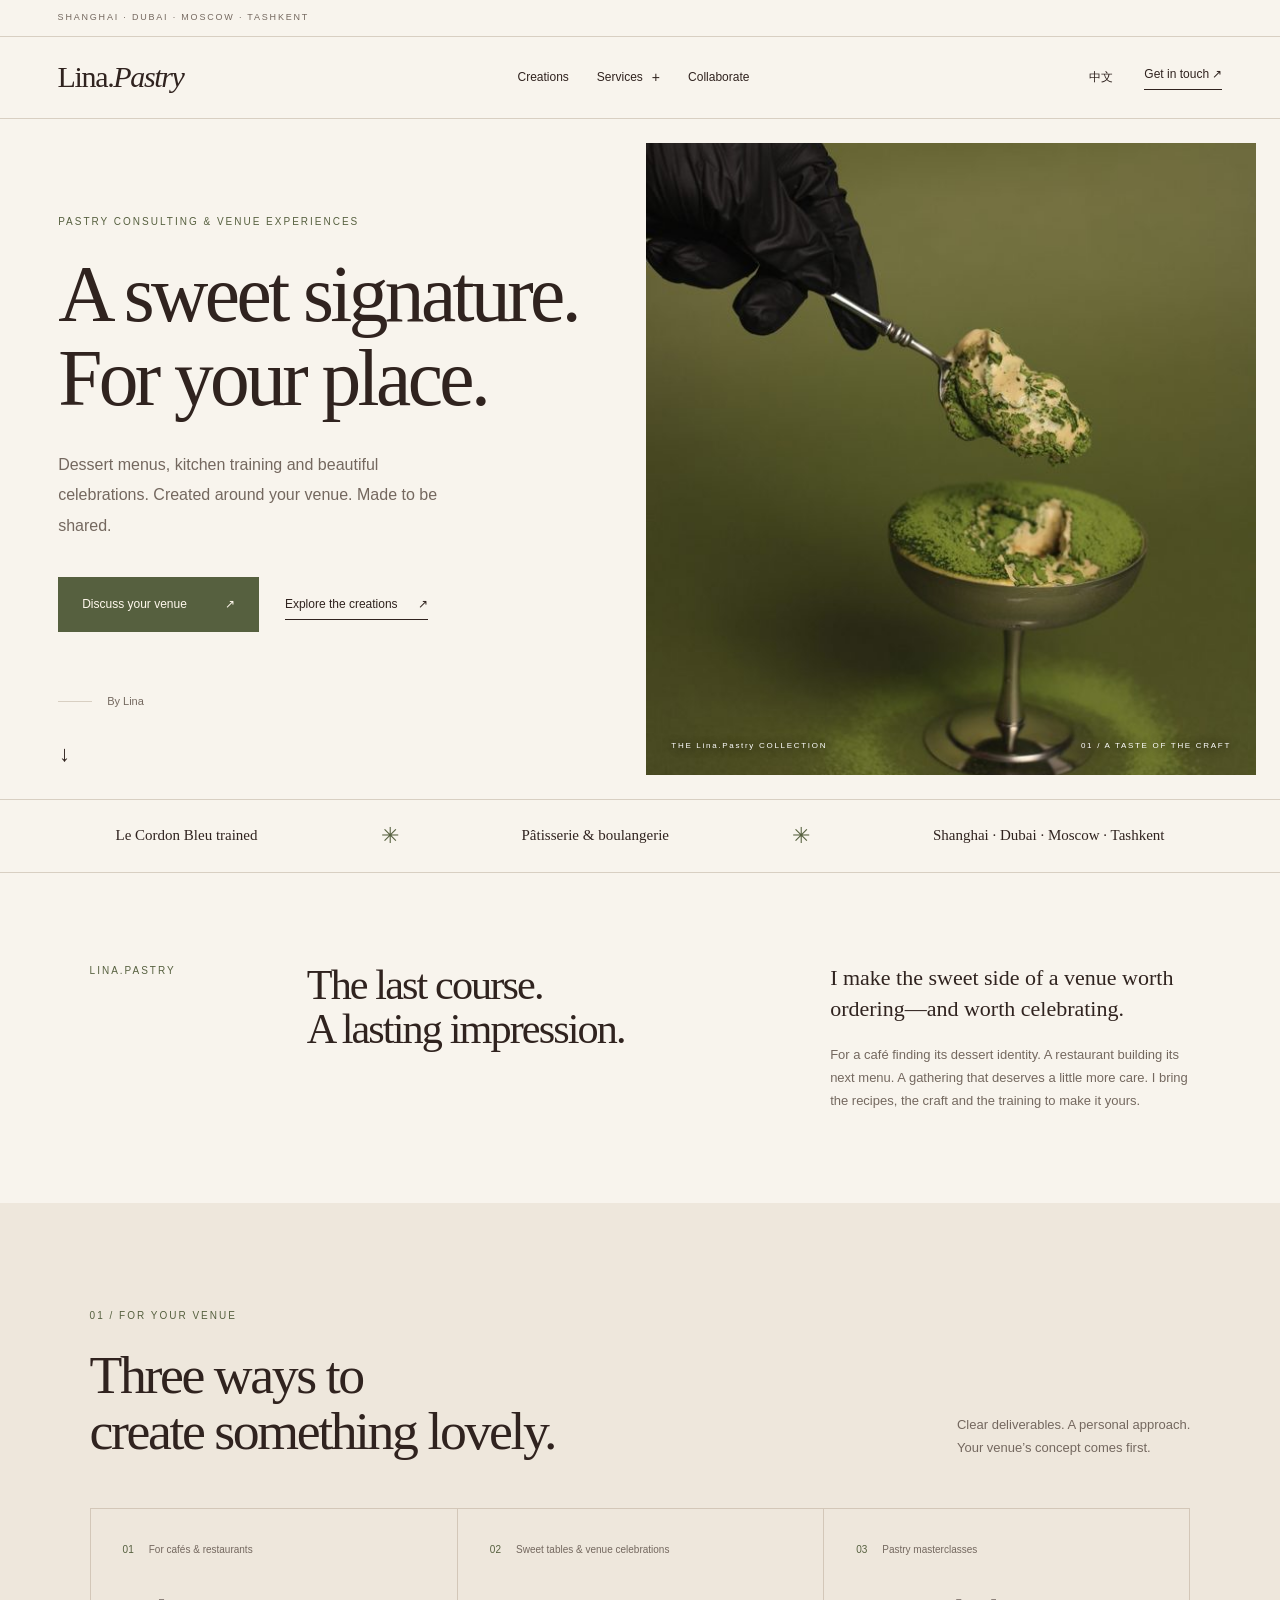
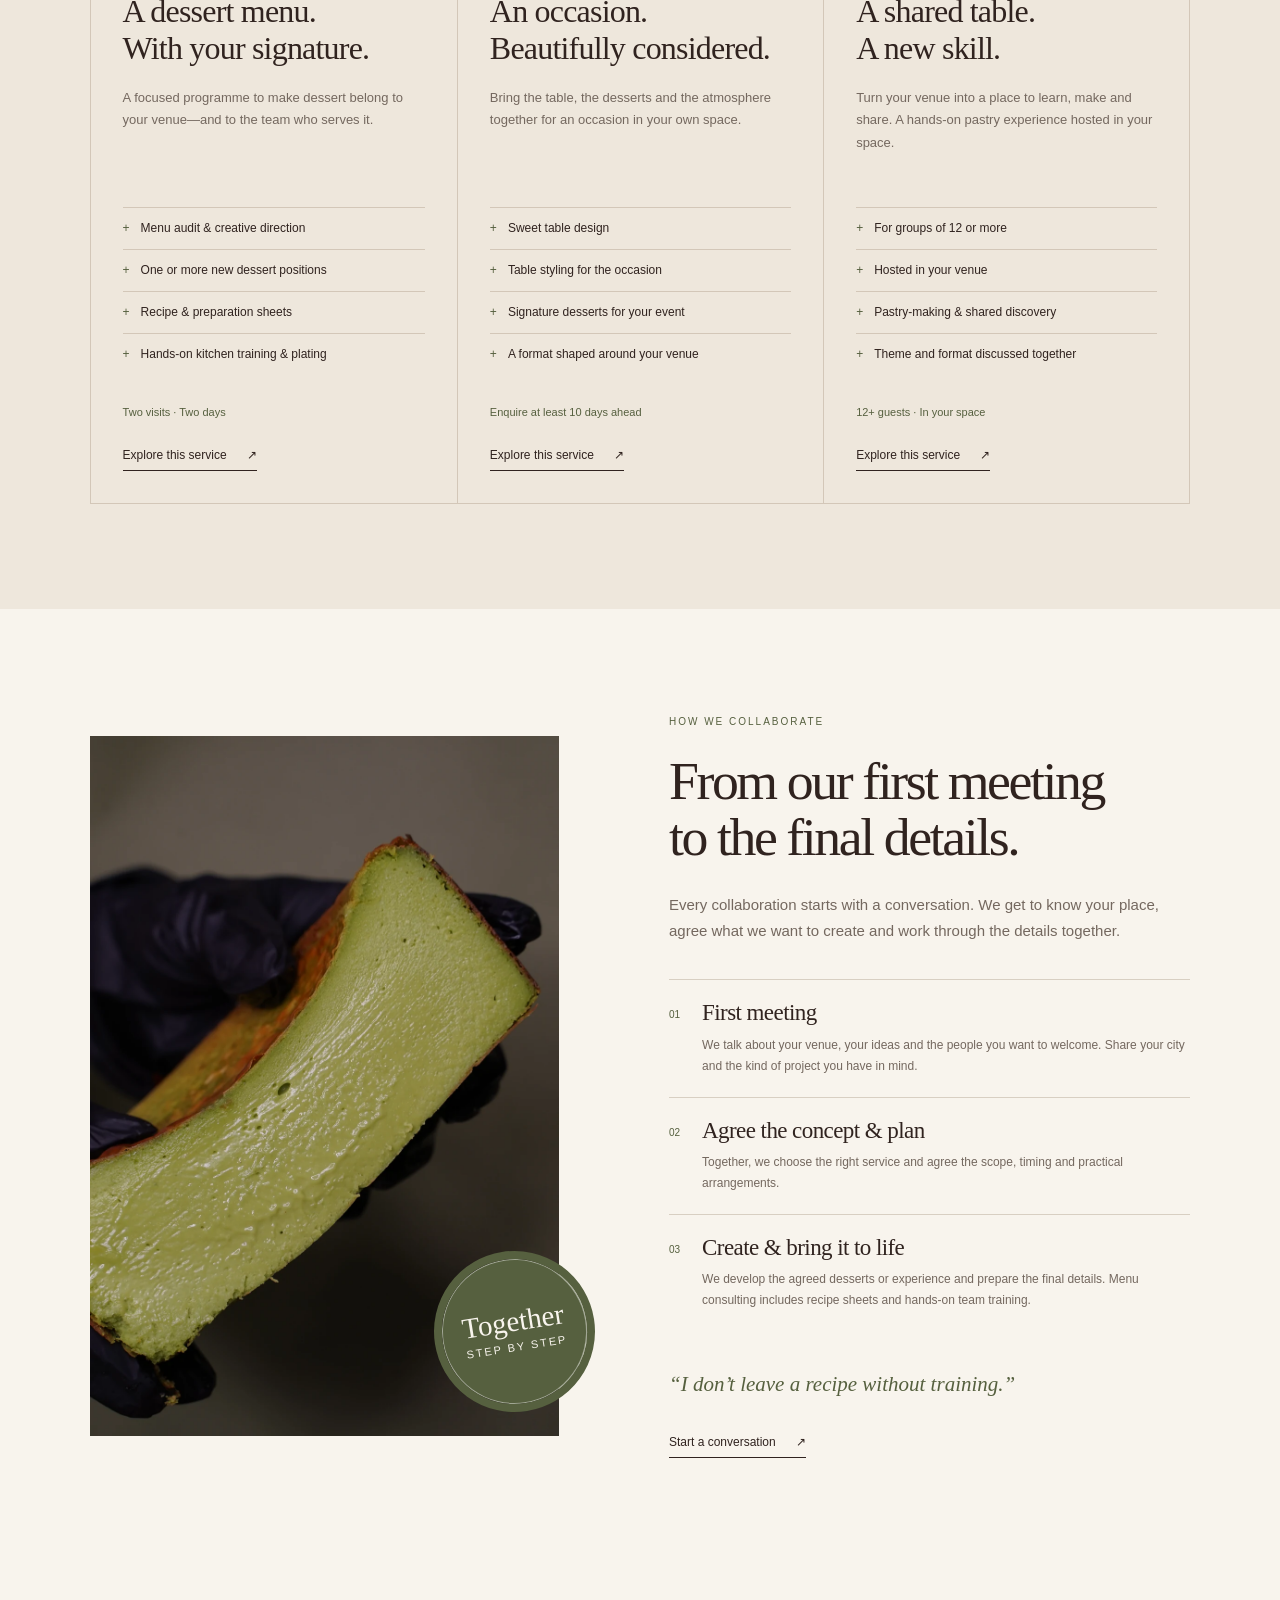
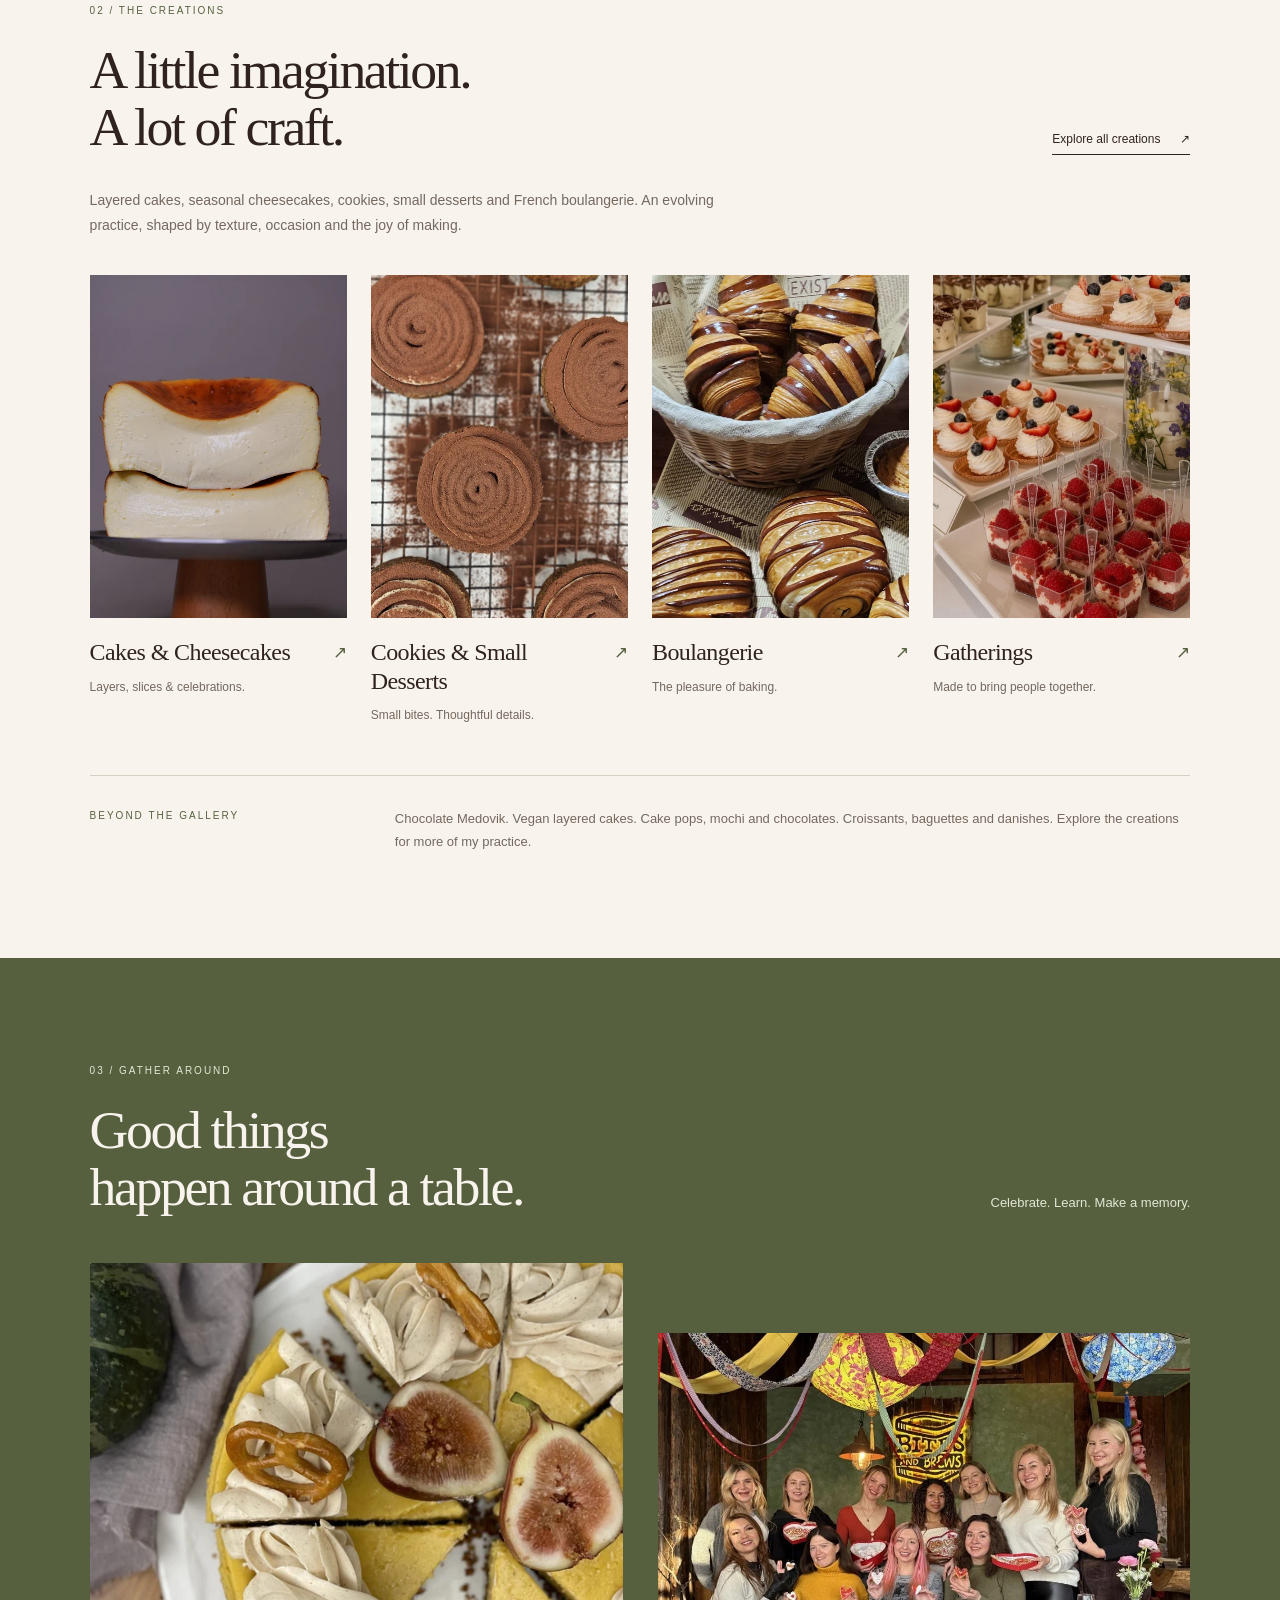
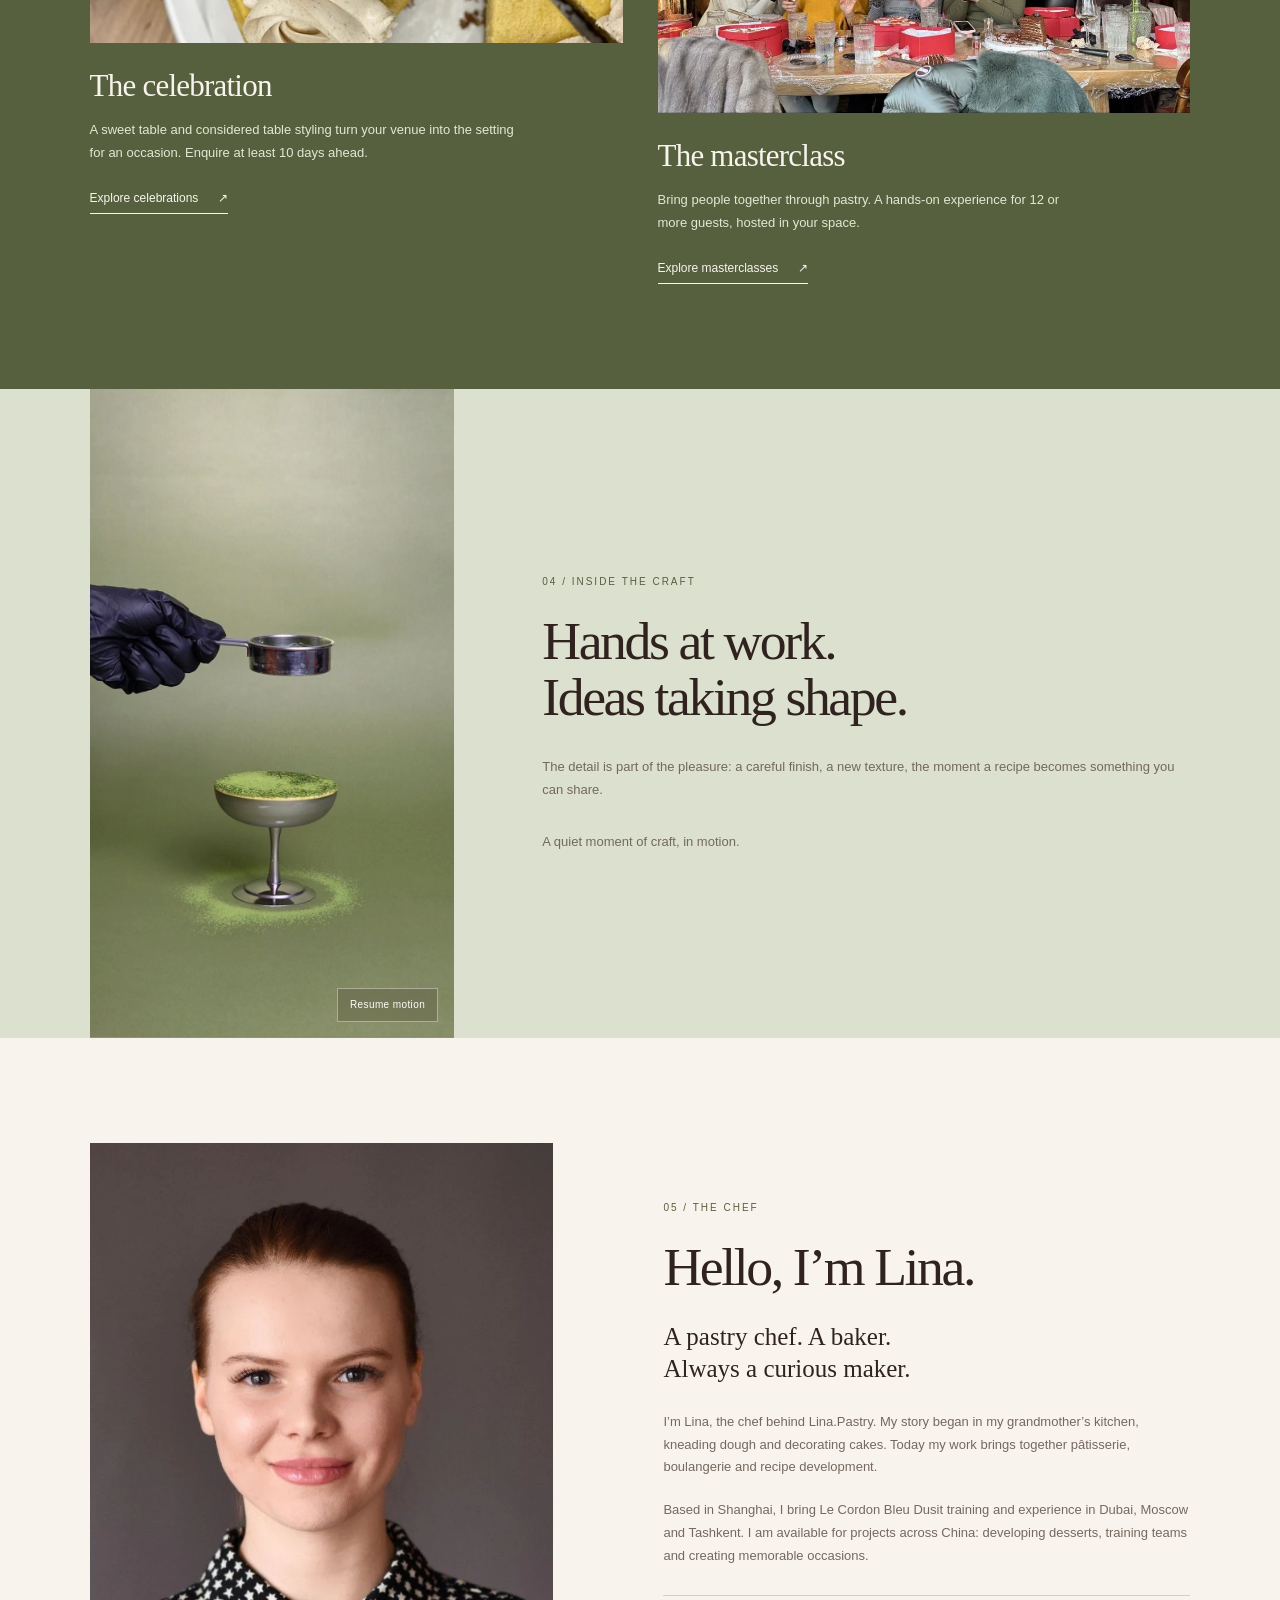
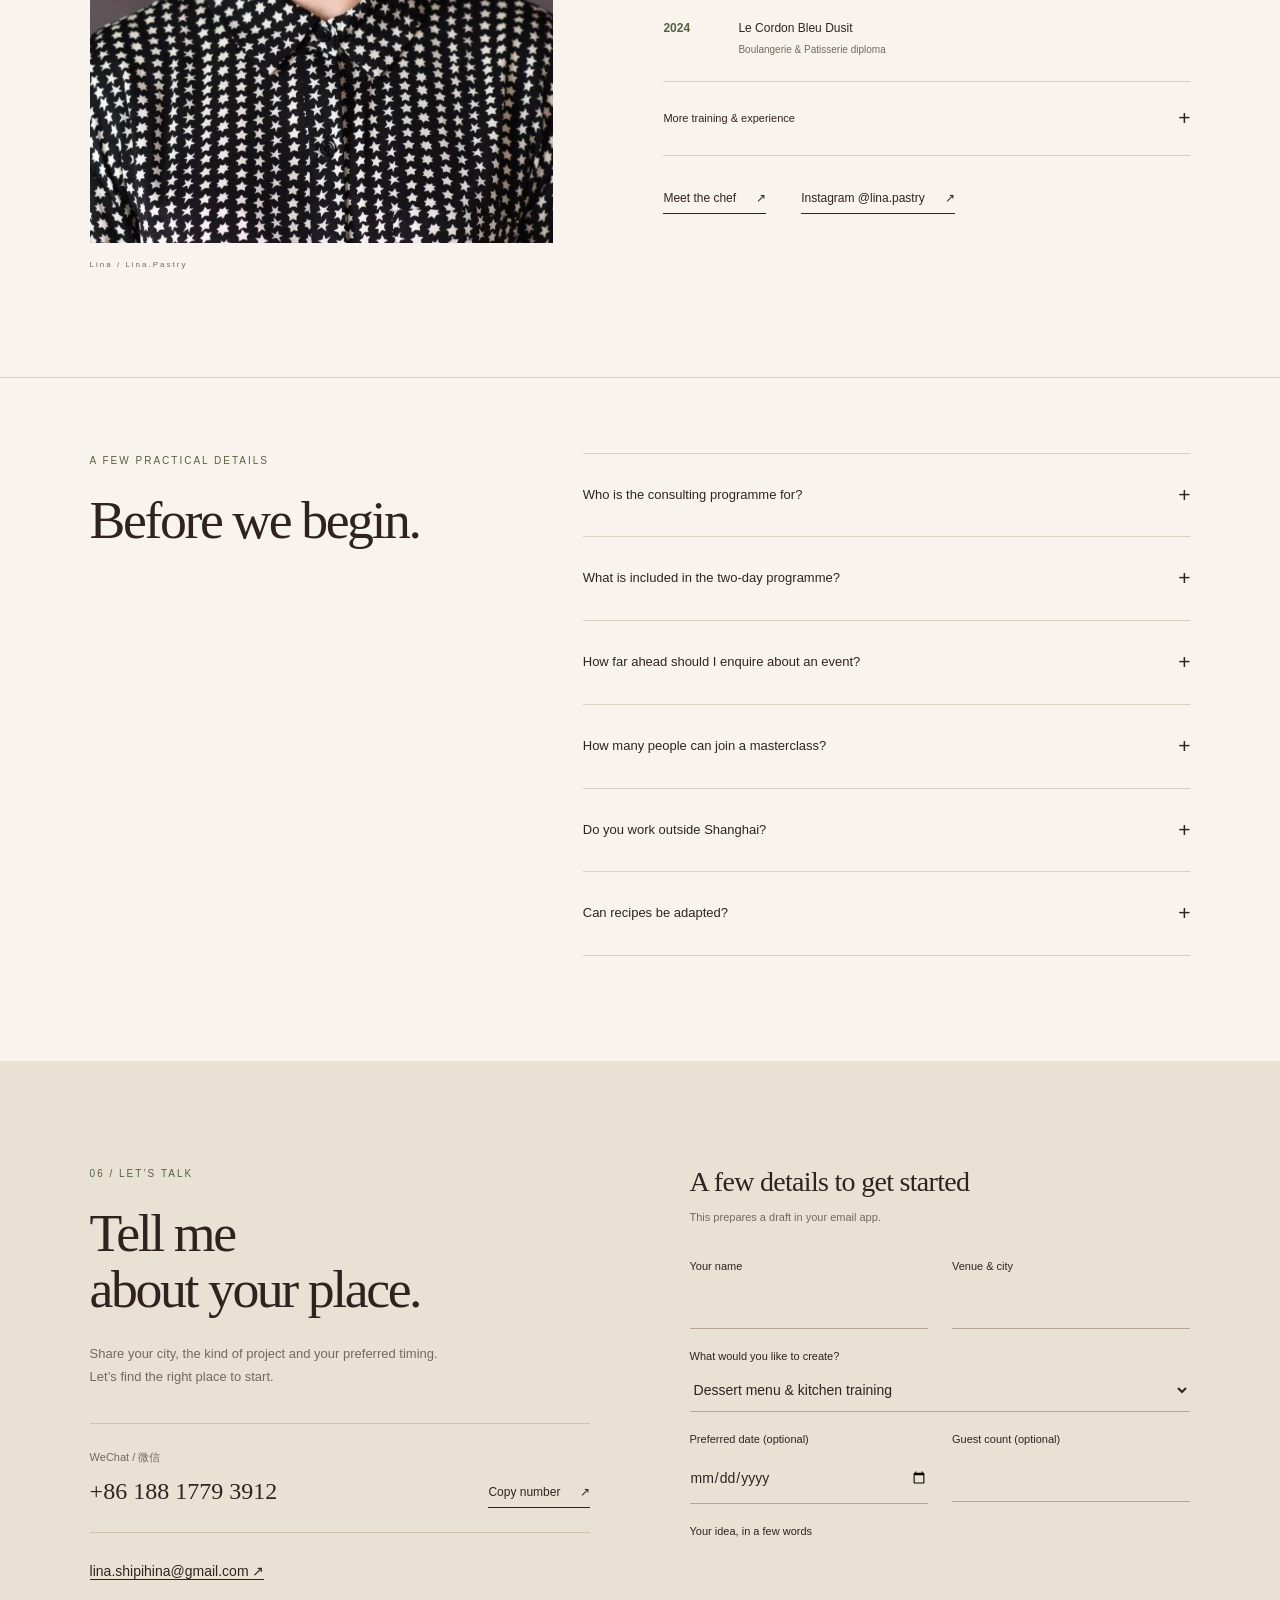
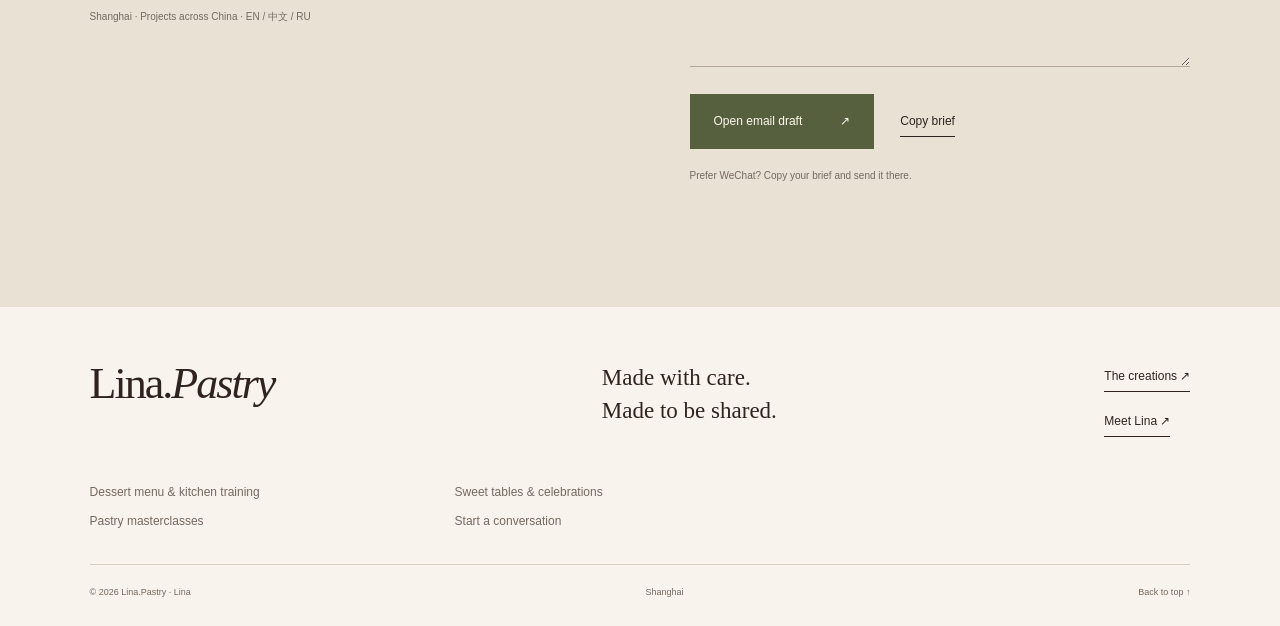
<file: index.html>
<!doctype html>
<html lang="en"><head><meta charset="utf-8"><meta name="viewport" content="width=device-width,initial-scale=1"><meta name="theme-color" content="#f8f4ed"><meta name="description" content="Lina.Pastry — pastry consulting, dessert menu development, kitchen training, sweet tables and masterclasses. Shanghai-based, available across China."><meta property="og:title" content="Lina.Pastry | A sweet signature for your venue"><meta property="og:description" content="Pastry consulting, sweet tables and in-venue experiences by Lina. Shanghai · across China."><meta property="og:type" content="website"><meta property="og:url" content="https://pastry-website-weld.vercel.app/"><meta property="og:image" content="https://pastry-website-weld.vercel.app/assets/images/new/green-tiramisu-coupe.jpg"><title>Lina.Pastry | Pastry consulting & venue experiences</title><link rel="canonical" href="https://pastry-website-weld.vercel.app/"><link rel="icon" type="image/svg+xml" href="favicon.svg"><link rel="stylesheet" href="styles.css"><link rel="stylesheet" href="subpages.css"></head><body>
<a class="skip" href="#main">Skip to content</a><div class="topline"><span data-en="SHANGHAI · DUBAI · MOSCOW · TASHKENT" data-zh="上海 · 迪拜 · 莫斯科 · 塔什干">SHANGHAI · DUBAI · MOSCOW · TASHKENT</span></div><header class="site-header"><a class="brand" href="index.html" aria-label="Lina.Pastry home">Lina.<em>Pastry</em></a><nav id="main-nav" aria-label="Main navigation"><a href="creations.html" class=""><span data-en="Creations" data-zh="甜品作品">Creations</span></a><details class="nav-services"><summary><span data-en="Services" data-zh="合作服务">Services</span><span class="nav-chevron" aria-hidden="true">+</span></summary><div class="service-submenu"><a href="index.html#services" class=""><span data-en="All services" data-zh="全部服务">All services</span></a><a href="menu-consulting.html" class=""><span data-en="Dessert menu &amp; kitchen training" data-zh="甜品菜单与厨房培训">Dessert menu &amp; kitchen training</span></a><a href="celebrations.html" class=""><span data-en="Sweet tables &amp; celebrations" data-zh="甜品台与庆祝活动">Sweet tables &amp; celebrations</span></a><a href="masterclasses.html" class=""><span data-en="Pastry masterclasses" data-zh="甜品大师课">Pastry masterclasses</span></a></div></details><a href="index.html#collaborate" class=""><span data-en="Collaborate" data-zh="合作流程">Collaborate</span></a><a href="index.html#contact" class="nav-contact"><span data-en="Get in touch" data-zh="联系 Lina">Get in touch</span></a></nav><div class="header-actions"><button id="language" aria-label="Switch to Chinese">中文</button><a href="index.html#contact" class="header-cta"><span data-en="Get in touch ↗" data-zh="联系 Lina ↗">Get in touch ↗</span></a><button id="menu-toggle" aria-label="Toggle navigation" aria-expanded="false" aria-controls="main-nav"><span></span><span></span></button></div></header>
<main id="main"><section class="hero"><div class="hero-copy"><p data-en="PASTRY CONSULTING &amp; VENUE EXPERIENCES" data-zh="甜品顾问 · 场地活动体验" class="eyebrow">PASTRY CONSULTING &amp; VENUE EXPERIENCES</p><h1 data-en="A sweet signature.
For your place." data-zh="专属甜品，
为您的场地而作。" >A sweet signature.
For your place.</h1><p data-en="Dessert menus, kitchen training and beautiful celebrations. Created around your venue. Made to be shared." data-zh="甜品菜单、厨房培训与美好庆祝。围绕场地打造，为分享而创作。" class="hero-intro">Dessert menus, kitchen training and beautiful celebrations. Created around your venue. Made to be shared.</p><div class="hero-buttons"><a class="button" href="#contact" data-service="menu"><span data-en="Discuss your venue" data-zh="聊聊您的场地" >Discuss your venue</span><span aria-hidden="true">↗</span></a><a class="text-link" href="creations.html" ><span data-en="Explore the creations" data-zh="浏览甜品作品" >Explore the creations</span><span aria-hidden="true">↗</span></a></div><div class="hero-signature"><span class="signature-line"></span><span data-en="By Lina" data-zh="主理人 Lina" >By Lina</span></div></div><figure class="hero-visual"><img src="assets/images/new/green-tiramisu-coupe.jpg" alt="A pastry creation from the Lina.Pastry collection" data-alt-en="A pastry creation from the Lina.Pastry collection" data-alt-zh="Lina.Pastry 系列甜品的最后点缀" width="1467" height="2200"  srcset="assets/images/new/green-tiramisu-coupe-small.jpg 600w, assets/images/new/green-tiramisu-coupe.jpg 1467w" sizes="(max-width: 600px) 90vw, 45vw" fetchpriority="high"><figcaption><span data-en="THE Lina.Pastry COLLECTION" data-zh="Lina.Pastry 甜品系列">THE Lina.Pastry COLLECTION</span><span data-en="01 / A TASTE OF THE CRAFT" data-zh="01 / 品味匠心">01 / A TASTE OF THE CRAFT</span></figcaption></figure><a class="scroll-cue" href="#services" aria-label="Explore services">↓</a></section>
<div class="credentials-strip"><span data-en="Le Cordon Bleu trained" data-zh="蓝带学院研修" >Le Cordon Bleu trained</span><span class="dot">✳</span><span data-en="Pâtisserie &amp; boulangerie" data-zh="法式甜点与面包" >Pâtisserie &amp; boulangerie</span><span class="dot">✳</span><span data-en="Shanghai · Dubai · Moscow · Tashkent" data-zh="上海 · 迪拜 · 莫斯科 · 塔什干" >Shanghai · Dubai · Moscow · Tashkent</span></div>
<section class="section intro-section"><p class="eyebrow">Lina.Pastry</p><h2 data-en="The last course.
A lasting impression." data-zh="最后一道，
留下回味。" >The last course.
A lasting impression.</h2><div><p data-en="I make the sweet side of a venue worth ordering—and worth celebrating." data-zh="让场地里的甜品值得点单，也值得为之庆祝。" class="statement">I make the sweet side of a venue worth ordering—and worth celebrating.</p><p data-en="For a café finding its dessert identity. A restaurant building its next menu. A gathering that deserves a little more care. I bring the recipes, the craft and the training to make it yours." data-zh="为寻找甜品特色的咖啡馆，为研发下一季菜单的餐厅，也为值得用心的相聚。以配方、手艺与培训，共同打造属于您的甜品体验。" >For a café finding its dessert identity. A restaurant building its next menu. A gathering that deserves a little more care. I bring the recipes, the craft and the training to make it yours.</p></div></section>
<section id="services" class="section services-section"><div class="section-heading"><div><p data-en="01 / FOR YOUR VENUE" data-zh="01 / 为您的场地" class="eyebrow">01 / FOR YOUR VENUE</p><h2 data-en="Three ways to
create something lovely." data-zh="三种方式，
创造美好滋味。" >Three ways to
create something lovely.</h2></div><p data-en="Clear deliverables. A personal approach.
Your venue’s concept comes first." data-zh="明确的交付内容，用心的合作方式。
始终从场地理念出发。" >Clear deliverables. A personal approach.
Your venue’s concept comes first.</p></div><div class="services-grid"><article class="service-card" id="offer-menu"><div class="card-top"><span>01</span><p data-en="For cafés &amp; restaurants" data-zh="咖啡馆与餐厅" >For cafés &amp; restaurants</p></div><h3 data-en="A dessert menu.
With your signature." data-zh="专属于您的
甜品菜单。" >A dessert menu.
With your signature.</h3><p data-en="A focused programme to make dessert belong to your venue—and to the team who serves it." data-zh="让甜品融入场地的定位，并让厨房团队掌握出品的两天协作。" class="service-intro">A focused programme to make dessert belong to your venue—and to the team who serves it.</p><ul><li><span data-en="Menu audit &amp; creative direction" data-zh="菜单评估与研发方向" >Menu audit &amp; creative direction</span></li><li><span data-en="One or more new dessert positions" data-zh="研发一款或多款新甜品" >One or more new dessert positions</span></li><li><span data-en="Recipe &amp; preparation sheets" data-zh="标准配方与操作说明" >Recipe &amp; preparation sheets</span></li><li><span data-en="Hands-on kitchen training &amp; plating" data-zh="厨房实操培训与摆盘指导" >Hands-on kitchen training &amp; plating</span></li></ul><div class="service-bottom"><p data-en="Two visits · Two days" data-zh="两次到店 · 两天协作" class="small-note">Two visits · Two days</p><a class="text-link" href="menu-consulting.html" ><span data-en="Explore this service" data-zh="探索合作详情" >Explore this service</span><span aria-hidden="true">↗</span></a></div></article><article class="service-card" id="offer-celebration"><div class="card-top"><span>02</span><p data-en="Sweet tables &amp; venue celebrations" data-zh="甜品台与场地庆祝活动" >Sweet tables &amp; venue celebrations</p></div><h3 data-en="An occasion.
Beautifully considered." data-zh="值得用心
打造的庆祝。" >An occasion.
Beautifully considered.</h3><p data-en="Bring the table, the desserts and the atmosphere together for an occasion in your own space." data-zh="以甜品、餐桌布置与氛围设计，为您的空间打造庆祝时刻。" class="service-intro">Bring the table, the desserts and the atmosphere together for an occasion in your own space.</p><ul><li><span data-en="Sweet table design" data-zh="甜品台设计" >Sweet table design</span></li><li><span data-en="Table styling for the occasion" data-zh="契合场合的餐桌布置" >Table styling for the occasion</span></li><li><span data-en="Signature desserts for your event" data-zh="为活动设计的招牌甜品" >Signature desserts for your event</span></li><li><span data-en="A format shaped around your venue" data-zh="围绕场地规划活动形式" >A format shaped around your venue</span></li></ul><div class="service-bottom"><p data-en="Enquire at least 10 days ahead" data-zh="请至少提前 10 天预约" class="small-note">Enquire at least 10 days ahead</p><a class="text-link" href="celebrations.html" ><span data-en="Explore this service" data-zh="探索合作详情" >Explore this service</span><span aria-hidden="true">↗</span></a></div></article><article class="service-card" id="offer-workshop"><div class="card-top"><span>03</span><p data-en="Pastry masterclasses" data-zh="甜品大师课" >Pastry masterclasses</p></div><h3 data-en="A shared table.
A new skill." data-zh="围坐一桌，
探索新手艺。" >A shared table.
A new skill.</h3><p data-en="Turn your venue into a place to learn, make and share. A hands-on pastry experience hosted in your space." data-zh="让场地成为学习、制作与分享的空间，举办亲手实践的甜品体验。" class="service-intro">Turn your venue into a place to learn, make and share. A hands-on pastry experience hosted in your space.</p><ul><li><span data-en="For groups of 12 or more" data-zh="12 人起的小组活动" >For groups of 12 or more</span></li><li><span data-en="Hosted in your venue" data-zh="在您的场地举办" >Hosted in your venue</span></li><li><span data-en="Pastry-making &amp; shared discovery" data-zh="甜品制作与共同探索" >Pastry-making &amp; shared discovery</span></li><li><span data-en="Theme and format discussed together" data-zh="共同商定主题与活动形式" >Theme and format discussed together</span></li></ul><div class="service-bottom"><p data-en="12+ guests · In your space" data-zh="12 人起 · 在您的空间" class="small-note">12+ guests · In your space</p><a class="text-link" href="masterclasses.html" ><span data-en="Explore this service" data-zh="探索合作详情" >Explore this service</span><span aria-hidden="true">↗</span></a></div></article></div></section>
<section id="collaborate" class="consulting section"><div class="consulting-visual"><img src="assets/images/revisions/green-cheesecake-held.webp" alt="A green cheesecake slice held up to reveal its texture" data-alt-en="A green cheesecake slice held up to reveal its texture" data-alt-zh="托起绿色芝士蛋糕切片，展现细腻质地" width="1013" height="1800"  srcset="assets/images/revisions/green-cheesecake-held-small.webp 450w, assets/images/revisions/green-cheesecake-held.webp 1013w" sizes="(max-width: 600px) 90vw, 45vw" loading="lazy"><div class="format-stamp"><strong data-en="Together" data-zh="携手" >Together</strong><span data-en="STEP BY STEP" data-zh="一步一步" >STEP BY STEP</span></div></div><div class="consulting-copy"><p data-en="HOW WE COLLABORATE" data-zh="合作流程" class="eyebrow">HOW WE COLLABORATE</p><h2 data-en="From our first meeting
to the final details." data-zh="从初次见面，
到最后的细节。" >From our first meeting
to the final details.</h2><p data-en="Every collaboration starts with a conversation. We get to know your place, agree what we want to create and work through the details together." data-zh="每次合作都始于交流。了解您的场地，商定共同的创作目标，再一起落实每一处细节。" >Every collaboration starts with a conversation. We get to know your place, agree what we want to create and work through the details together.</p><ol class="process"><li><span class="step-number">01</span><div><h3 data-en="First meeting" data-zh="初次见面" >First meeting</h3><p data-en="We talk about your venue, your ideas and the people you want to welcome. Share your city and the kind of project you have in mind." data-zh="聊聊您的场地、想法与希望邀请的人群，并说明城市和项目类型。" >We talk about your venue, your ideas and the people you want to welcome. Share your city and the kind of project you have in mind.</p></div></li><li><span class="step-number">02</span><div><h3 data-en="Agree the concept &amp; plan" data-zh="商定创意与计划" >Agree the concept &amp; plan</h3><p data-en="Together, we choose the right service and agree the scope, timing and practical arrangements." data-zh="共同选择适合的服务，确认合作范围、时间与具体安排。" >Together, we choose the right service and agree the scope, timing and practical arrangements.</p></div></li><li><span class="step-number">03</span><div><h3 data-en="Create &amp; bring it to life" data-zh="创作并落实" >Create &amp; bring it to life</h3><p data-en="We develop the agreed desserts or experience and prepare the final details. Menu consulting includes recipe sheets and hands-on team training." data-zh="研发约定的甜品或活动体验，准备最终细节。菜单顾问服务包含配方说明与团队实操培训。" >We develop the agreed desserts or experience and prepare the final details. Menu consulting includes recipe sheets and hands-on team training.</p></div></li></ol><blockquote><span data-en="“I don’t leave a recipe without training.”" data-zh="“交付配方，也交付培训。”" >“I don’t leave a recipe without training.”</span></blockquote><a class="text-link" href="#contact" ><span data-en="Start a conversation" data-zh="聊聊您的想法" >Start a conversation</span><span aria-hidden="true">↗</span></a></div></section>
<section id="creations" class="section portfolio"><div class="section-heading"><div><p data-en="02 / THE CREATIONS" data-zh="02 / 甜品作品" class="eyebrow">02 / THE CREATIONS</p><h2 data-en="A little imagination.
A lot of craft." data-zh="一点想象，
满满匠心。" >A little imagination.
A lot of craft.</h2></div><a class="text-link" href="creations.html" ><span data-en="Explore all creations" data-zh="浏览全部作品" >Explore all creations</span><span aria-hidden="true">↗</span></a></div><p data-en="Layered cakes, seasonal cheesecakes, cookies, small desserts and French boulangerie. An evolving practice, shaped by texture, occasion and the joy of making." data-zh="夹层蛋糕、时令芝士蛋糕、曲奇、小甜点与法式面包。以质地、场合和创作的喜悦，持续探索。" class="section-intro">Layered cakes, seasonal cheesecakes, cookies, small desserts and French boulangerie. An evolving practice, shaped by texture, occasion and the joy of making.</p><div class="home-collection-grid"><a class="home-collection-card" href="creations.html?collection=cakes#collection-gallery"><img src="assets/images/revisions/classic-cheesecake-stack.webp" alt="Cakes &amp; Cheesecakes" data-alt-en="Cakes &amp; Cheesecakes" data-alt-zh="蛋糕与芝士蛋糕" width="1013" height="1800"  srcset="assets/images/revisions/classic-cheesecake-stack-small.webp 450w, assets/images/revisions/classic-cheesecake-stack.webp 1013w" loading="lazy" sizes="(max-width: 800px) 43vw, 21vw"><div class="home-collection-title"><h3 data-en="Cakes &amp; Cheesecakes" data-zh="蛋糕与芝士蛋糕" >Cakes &amp; Cheesecakes</h3><span aria-hidden="true">↗</span></div><p data-en="Layers, slices &amp; celebrations." data-zh="层次、切片与庆祝。" >Layers, slices &amp; celebrations.</p></a><a class="home-collection-card" href="creations.html?collection=small-desserts#collection-gallery"><img src="assets/images/revisions/cocoa-mini-cakes.webp" alt="Cookies &amp; Small Desserts" data-alt-en="Cookies &amp; Small Desserts" data-alt-zh="曲奇与小甜点" width="1013" height="1800"  srcset="assets/images/revisions/cocoa-mini-cakes-small.webp 450w, assets/images/revisions/cocoa-mini-cakes.webp 1013w" loading="lazy" sizes="(max-width: 800px) 43vw, 21vw"><div class="home-collection-title"><h3 data-en="Cookies &amp; Small Desserts" data-zh="曲奇与小甜点" >Cookies &amp; Small Desserts</h3><span aria-hidden="true">↗</span></div><p data-en="Small bites. Thoughtful details." data-zh="小份甜点，用心细节。" >Small bites. Thoughtful details.</p></a><a class="home-collection-card" href="creations.html?collection=bread#collection-gallery"><img src="assets/images/portfolio/croissants.webp" alt="Boulangerie" data-alt-en="Boulangerie" data-alt-zh="面包烘焙" width="512" height="910"  loading="lazy" sizes="(max-width: 800px) 43vw, 21vw"><div class="home-collection-title"><h3 data-en="Boulangerie" data-zh="面包烘焙" >Boulangerie</h3><span aria-hidden="true">↗</span></div><p data-en="The pleasure of baking." data-zh="烘焙的乐趣。" >The pleasure of baking.</p></a><a class="home-collection-card" href="creations.html?collection=events#collection-gallery"><img src="assets/images/photo-13.webp" alt="Gatherings" data-alt-en="Gatherings" data-alt-zh="活动时光" width="853" height="1280"  loading="lazy" sizes="(max-width: 800px) 43vw, 21vw"><div class="home-collection-title"><h3 data-en="Gatherings" data-zh="活动时光" >Gatherings</h3><span aria-hidden="true">↗</span></div><p data-en="Made to bring people together." data-zh="为相聚而作。" >Made to bring people together.</p></a></div><div class="range-note"><p data-en="BEYOND THE GALLERY" data-zh="作品之外" class="eyebrow">BEYOND THE GALLERY</p><p data-en="Chocolate Medovik. Vegan layered cakes. Cake pops, mochi and chocolates. Croissants, baguettes and danishes. Explore the creations for more of my practice." data-zh="巧克力蜂蜜千层、纯素夹层蛋糕、蛋糕棒棒糖、麻薯与巧克力，还有可颂、法棍与丹麦酥。甜品作品页面呈现更多创作。" >Chocolate Medovik. Vegan layered cakes. Cake pops, mochi and chocolates. Croissants, baguettes and danishes. Explore the creations for more of my practice.</p></div></section>
<section id="experiences" class="section experiences"><div class="section-heading"><div><p data-en="03 / GATHER AROUND" data-zh="03 / 围坐分享" class="eyebrow">03 / GATHER AROUND</p><h2 data-en="Good things
happen around a table." data-zh="美好，
在餐桌旁发生。" >Good things
happen around a table.</h2></div><p data-en="Celebrate. Learn. Make a memory." data-zh="庆祝，学习，留下记忆。" >Celebrate. Learn. Make a memory.</p></div><div class="experience-grid"><article><img src="assets/images/revisions/seasonal-fig-cake.webp" alt="A seasonal cake with cream and fresh figs, ready to share" data-alt-en="A seasonal cake with cream and fresh figs, ready to share" data-alt-zh="搭配奶油与新鲜无花果的时令蛋糕，等待分享" width="1350" height="1800"  srcset="assets/images/revisions/seasonal-fig-cake-small.webp 600w, assets/images/revisions/seasonal-fig-cake.webp 1350w" sizes="(max-width: 600px) 90vw, 45vw" loading="lazy"><div class="experience-copy"><div><h3 data-en="The celebration" data-zh="庆祝时刻" >The celebration</h3><p data-en="A sweet table and considered table styling turn your venue into the setting for an occasion. Enquire at least 10 days ahead." data-zh="甜品台与用心的餐桌布置，让场地成为庆祝的舞台。请至少提前 10 天预约。" >A sweet table and considered table styling turn your venue into the setting for an occasion. Enquire at least 10 days ahead.</p></div><a class="text-link" href="celebrations.html" ><span data-en="Explore celebrations" data-zh="探索庆祝活动" >Explore celebrations</span><span aria-hidden="true">↗</span></a></div></article><article><img src="assets/images/photo-19.webp" alt="A group sharing a pastry workshop" data-alt-en="A group sharing a pastry workshop" data-alt-zh="一起参与甜品工作坊的小组" width="1280" height="721"  loading="lazy"><div class="experience-copy"><div><h3 data-en="The masterclass" data-zh="甜品大师课" >The masterclass</h3><p data-en="Bring people together through pastry. A hands-on experience for 12 or more guests, hosted in your space." data-zh="以甜品凝聚人群。在您的空间，举办 12 人起的动手实践体验。" >Bring people together through pastry. A hands-on experience for 12 or more guests, hosted in your space.</p></div><a class="text-link" href="masterclasses.html" ><span data-en="Explore masterclasses" data-zh="探索大师课" >Explore masterclasses</span><span aria-hidden="true">↗</span></a></div></article></div></section>
<section class="craft-section"><div class="craft-media"><video id="craft-film" autoplay muted loop playsinline preload="metadata" poster="assets/videos/pastry-in-motion-poster.jpg" aria-label="Pastry preparation film"><source src="assets/videos/pastry-in-motion.mp4" type="video/mp4"><span data-en="Your browser does not support this video." data-zh="您的浏览器不支持此视频。" >Your browser does not support this video.</span></video><button type="button" id="motion-toggle" class="motion-toggle" aria-label="Pause motion"><span data-en="Pause motion" data-zh="暂停动画" >Pause motion</span></button></div><div class="craft-copy"><p data-en="04 / INSIDE THE CRAFT" data-zh="04 / 手艺之间" class="eyebrow">04 / INSIDE THE CRAFT</p><h2 data-en="Hands at work.
Ideas taking shape." data-zh="双手制作，
灵感成形。" >Hands at work.
Ideas taking shape.</h2><p data-en="The detail is part of the pleasure: a careful finish, a new texture, the moment a recipe becomes something you can share." data-zh="细节也是乐趣的一部分：细致的收尾、新的质地，以及配方变成可分享美味的那一刻。" >The detail is part of the pleasure: a careful finish, a new texture, the moment a recipe becomes something you can share.</p><p data-en="A quiet moment of craft, in motion." data-zh="在流动的片刻，细看手艺。" class="small-note">A quiet moment of craft, in motion.</p></div></section>
<section id="about" class="section about"><figure class="portrait"><img src="assets/images/photo-21.webp" alt="Lina, chef behind Lina.Pastry" data-alt-en="Lina, chef behind Lina.Pastry" data-alt-zh="Lina.Pastry 主理人 Lina" width="955" height="1207"  loading="lazy"><figcaption>Lina / Lina.Pastry</figcaption></figure><div class="about-copy"><p data-en="05 / THE CHEF" data-zh="05 / 主理人" class="eyebrow">05 / THE CHEF</p><h2 data-en="Hello, I’m Lina." data-zh="你好，我是 Lina。" >Hello, I’m Lina.</h2><p data-en="A pastry chef. A baker.
Always a curious maker." data-zh="甜点师，面包师，
始终好奇的创作者。" class="statement">A pastry chef. A baker.
Always a curious maker.</p><p data-en="I’m Lina, the chef behind Lina.Pastry. My story began in my grandmother’s kitchen, kneading dough and decorating cakes. Today my work brings together pâtisserie, boulangerie and recipe development." data-zh="我是 Lina，Lina.Pastry 主理人。我的故事始于祖母的厨房，从揉面与装饰蛋糕开始。如今，我的工作融合了法式甜点、面包与配方研发。" >I’m Lina, the chef behind Lina.Pastry. My story began in my grandmother’s kitchen, kneading dough and decorating cakes. Today my work brings together pâtisserie, boulangerie and recipe development.</p><p data-en="Based in Shanghai, I bring Le Cordon Bleu Dusit training and experience in Dubai, Moscow and Tashkent. I am available for projects across China: developing desserts, training teams and creating memorable occasions." data-zh="我常驻上海，拥有 Le Cordon Bleu Dusit 学习背景，以及迪拜、莫斯科和塔什干工作经历。可赴中国各地合作，研发甜品、培训团队，并共同打造难忘的活动。" >Based in Shanghai, I bring Le Cordon Bleu Dusit training and experience in Dubai, Moscow and Tashkent. I am available for projects across China: developing desserts, training teams and creating memorable occasions.</p><div class="training"><div><strong>2024</strong><span data-en="Le Cordon Bleu Dusit" data-zh="Le Cordon Bleu Dusit" >Le Cordon Bleu Dusit</span><small data-en="Boulangerie &amp; Patisserie diploma" data-zh="面包与甜点文凭" >Boulangerie &amp; Patisserie diploma</small></div><details><summary><span data-en="More training &amp; experience" data-zh="更多学习与工作经历" >More training &amp; experience</span><span aria-hidden="true">+</span></summary><ul><li><span data-en="Sweet Academy · Barista course · Bangkok" data-zh="Sweet Academy · 咖啡师课程 · 曼谷" >Sweet Academy · Barista course · Bangkok</span></li><li><span data-en="Bake Academy · Basque cheesecakes" data-zh="Bake Academy · 巴斯克芝士蛋糕" >Bake Academy · Basque cheesecakes</span></li><li><span data-en="Pastry Lab · Gelato &amp; tiramisu" data-zh="Pastry Lab · 意式冰淇淋与提拉米苏" >Pastry Lab · Gelato &amp; tiramisu</span></li><li><span data-en="Ilzy school · Cheesecakes &amp; portion cakes" data-zh="Ilzy school · 芝士蛋糕与份切蛋糕" >Ilzy school · Cheesecakes &amp; portion cakes</span></li><li><span data-en="Pauline school · Baking, vegan desserts &amp; modern décor" data-zh="Pauline school · 烘焙、纯素甜点与现代装饰" >Pauline school · Baking, vegan desserts &amp; modern décor</span></li><li><span data-en="Event planning &amp; party planning certificates" data-zh="活动管理与派对策划证书" >Event planning &amp; party planning certificates</span></li><li><span data-en="Touch and Melt · Dubai, 2023" data-zh="Touch and Melt · 迪拜，2023" >Touch and Melt · Dubai, 2023</span></li><li><span data-en="Sofia café and bakery · Tashkent, 2017–2018" data-zh="Sofia café and bakery · 塔什干，2017–2018" >Sofia café and bakery · Tashkent, 2017–2018</span></li></ul></details></div><div class="about-links"><a class="text-link" href="chef.html" ><span data-en="Meet the chef" data-zh="了解主理人" >Meet the chef</span><span aria-hidden="true">↗</span></a><a class="text-link" href="https://www.instagram.com/lina.pastry/" target="_blank" rel="noopener noreferrer"><span data-en="Instagram @lina.pastry" data-zh="Instagram @lina.pastry" >Instagram @lina.pastry</span><span aria-hidden="true">↗</span></a></div></div></section>
<section class="section faq-section"><div><p data-en="A FEW PRACTICAL DETAILS" data-zh="一些实用信息" class="eyebrow">A FEW PRACTICAL DETAILS</p><h2 data-en="Before we begin." data-zh="合作之前。" >Before we begin.</h2></div><div class="faqs"><details><summary><span data-en="Who is the consulting programme for?" data-zh="顾问服务适合哪些场地？" >Who is the consulting programme for?</span><span aria-hidden="true">+</span></summary><p data-en="Cafés and restaurants that want to introduce or strengthen their dessert menu. It also suits venues that host celebrations and want a more considered sweet offering." data-zh="适合希望引入或完善甜品菜单的咖啡馆与餐厅，也适合希望提升庆祝活动甜品体验的场地。" >Cafés and restaurants that want to introduce or strengthen their dessert menu. It also suits venues that host celebrations and want a more considered sweet offering.</p></details><details><summary><span data-en="What is included in the two-day programme?" data-zh="两天协作包含什么？" >What is included in the two-day programme?</span><span aria-hidden="true">+</span></summary><p data-en="A menu audit, one or more new desserts, recipe and preparation sheets, and kitchen training across two visits. We agree the menu direction and scope together before the programme begins." data-zh="两次到店完成菜单评估、新甜品研发、配方与操作说明交付，以及厨房培训。开始前共同确定菜单方向与合作范围。" >A menu audit, one or more new desserts, recipe and preparation sheets, and kitchen training across two visits. We agree the menu direction and scope together before the programme begins.</p></details><details><summary><span data-en="How far ahead should I enquire about an event?" data-zh="活动需要提前多久预约？" >How far ahead should I enquire about an event?</span><span aria-hidden="true">+</span></summary><p data-en="Please enquire at least 10 days before a celebration. Share the venue, date, guest count and the type of occasion so we can discuss the details and confirm availability." data-zh="庆祝活动请至少提前 10 天咨询。请提供场地、日期、人数及活动类型，以便商定细节并确认档期。" >Please enquire at least 10 days before a celebration. Share the venue, date, guest count and the type of occasion so we can discuss the details and confirm availability.</p></details><details><summary><span data-en="How many people can join a masterclass?" data-zh="大师课对参与人数有要求吗？" >How many people can join a masterclass?</span><span aria-hidden="true">+</span></summary><p data-en="Venue masterclasses start from 12 guests. The theme, format and practical arrangements are discussed around your group and your space." data-zh="场地大师课 12 人起。根据参与人群与空间条件，共同确定主题、形式及具体安排。" >Venue masterclasses start from 12 guests. The theme, format and practical arrangements are discussed around your group and your space.</p></details><details><summary><span data-en="Do you work outside Shanghai?" data-zh="可以在上海以外合作吗？" >Do you work outside Shanghai?</span><span aria-hidden="true">+</span></summary><p data-en="Yes. Lina.Pastry is based in Shanghai and available for projects across China. Tell me your city when you enquire." data-zh="可以。Lina.Pastry 常驻上海，可赴中国各地合作。咨询时请告知所在城市。" >Yes. Lina.Pastry is based in Shanghai and available for projects across China. Tell me your city when you enquire.</p></details><details><summary><span data-en="Can recipes be adapted?" data-zh="可以调整配方吗？" >Can recipes be adapted?</span><span aria-hidden="true">+</span></summary><p data-en="Recipe adaptation is part of my practice, including experience with vegan desserts. Please share dietary requirements and allergies at the start so we can discuss what is feasible for your kitchen." data-zh="配方调整是我的工作之一，也拥有纯素甜点制作经验。请在沟通初期告知饮食要求与过敏信息，以便结合厨房条件讨论可行方案。" >Recipe adaptation is part of my practice, including experience with vegan desserts. Please share dietary requirements and allergies at the start so we can discuss what is feasible for your kitchen.</p></details></div></section>
<section id="contact" class="section contact"><div class="contact-copy"><p data-en="06 / LET’S TALK" data-zh="06 / 聊聊合作" class="eyebrow">06 / LET’S TALK</p><h2 data-en="Tell me
about your place." data-zh="聊聊
您的场地。" >Tell me
about your place.</h2><p data-en="Share your city, the kind of project and your preferred timing. Let’s find the right place to start." data-zh="告诉我所在城市、项目类型与期望时间。一起找到合作的起点。" >Share your city, the kind of project and your preferred timing. Let’s find the right place to start.</p><div class="wechat"><p>WeChat / 微信</p><strong>+86 188 1779 3912</strong><button id="copy-wechat" class="text-link"><span data-en="Copy number" data-zh="复制号码" >Copy number</span><span aria-hidden="true">↗</span></button></div><a class="contact-email" href="mailto:lina.shipihina@gmail.com">lina.shipihina@gmail.com ↗</a><p class="small-note"><span data-en="Shanghai · Projects across China · EN / 中文 / RU" data-zh="上海 · 可赴中国各地合作 · EN / 中文 / RU" >Shanghai · Projects across China · EN / 中文 / RU</span></p></div><form id="project-form"><div class="form-heading"><h3 data-en="A few details to get started" data-zh="用几个细节，开启合作" >A few details to get started</h3><p data-en="This prepares a draft in your email app." data-zh="填写后将在您的邮件应用中生成草稿。" >This prepares a draft in your email app.</p></div><div class="form-grid"><label><span data-en="Your name" data-zh="您的姓名" >Your name</span><input name="name" autocomplete="name" required></label><label><span data-en="Venue &amp; city" data-zh="场地与城市" >Venue &amp; city</span><input name="venue" autocomplete="organization" required></label></div><label><span data-en="What would you like to create?" data-zh="您希望开展哪类合作？" >What would you like to create?</span><select name="service" id="service-select"><option value="menu" data-en="Dessert menu & kitchen training" data-zh="甜品菜单与厨房培训">Dessert menu & kitchen training</option><option value="celebration" data-en="Sweet table & celebration" data-zh="甜品台与庆祝活动">Sweet table & celebration</option><option value="workshop" data-en="Pastry masterclass" data-zh="甜品大师课">Pastry masterclass</option><option value="other" data-en="Another collaboration" data-zh="其他合作">Another collaboration</option></select></label><div class="form-grid"><label><span data-en="Preferred date (optional)" data-zh="期望日期（选填）" >Preferred date (optional)</span><input type="date" name="date"></label><label><span data-en="Guest count (optional)" data-zh="参与人数（选填）" >Guest count (optional)</span><input type="number" name="guests" min="1" inputmode="numeric"></label></div><label><span data-en="Your idea, in a few words" data-zh="简单描述您的想法" >Your idea, in a few words</span><textarea name="message" rows="4" required></textarea></label><div class="form-actions"><button class="button" type="submit"><span data-en="Open email draft" data-zh="打开邮件草稿" >Open email draft</span><span aria-hidden="true">↗</span></button><button class="text-link" type="button" id="copy-brief"><span data-en="Copy brief" data-zh="复制需求" >Copy brief</span></button></div><p class="form-note" id="form-status" aria-live="polite"><span data-en="Prefer WeChat? Copy your brief and send it there." data-zh="更习惯微信？复制需求后，通过微信发送即可。" >Prefer WeChat? Copy your brief and send it there.</span></p></form></section>
</main><footer><div class="footer-top"><a class="brand" href="index.html">Lina.<em>Pastry</em></a><p><span data-en="Made with care.
Made to be shared." data-zh="用心制作，
为分享而作。">Made with care.
Made to be shared.</span></p><div><a href="creations.html" class="text-link"><span data-en="The creations ↗" data-zh="甜品作品 ↗">The creations ↗</span></a><a href="chef.html" class="text-link"><span data-en="Meet Lina ↗" data-zh="认识 Lina ↗">Meet Lina ↗</span></a></div></div><div class="footer-service-links"><a href="menu-consulting.html" class=""><span data-en="Dessert menu &amp; kitchen training" data-zh="甜品菜单与厨房培训">Dessert menu &amp; kitchen training</span></a><a href="celebrations.html" class=""><span data-en="Sweet tables &amp; celebrations" data-zh="甜品台与庆祝活动">Sweet tables &amp; celebrations</span></a><a href="masterclasses.html" class=""><span data-en="Pastry masterclasses" data-zh="甜品大师课">Pastry masterclasses</span></a><a href="index.html#contact" class=""><span data-en="Start a conversation" data-zh="聊聊合作">Start a conversation</span></a></div><div class="footer-bottom"><span>© <span id="year">2026</span> Lina.Pastry · Lina</span><span data-en="Shanghai" data-zh="上海">Shanghai</span><a href="#"><span data-en="Back to top ↑" data-zh="返回顶部 ↑">Back to top ↑</span></a></div></footer><div id="toast" role="status" aria-live="polite"></div><script src="script.js"></script></body></html>
</file>
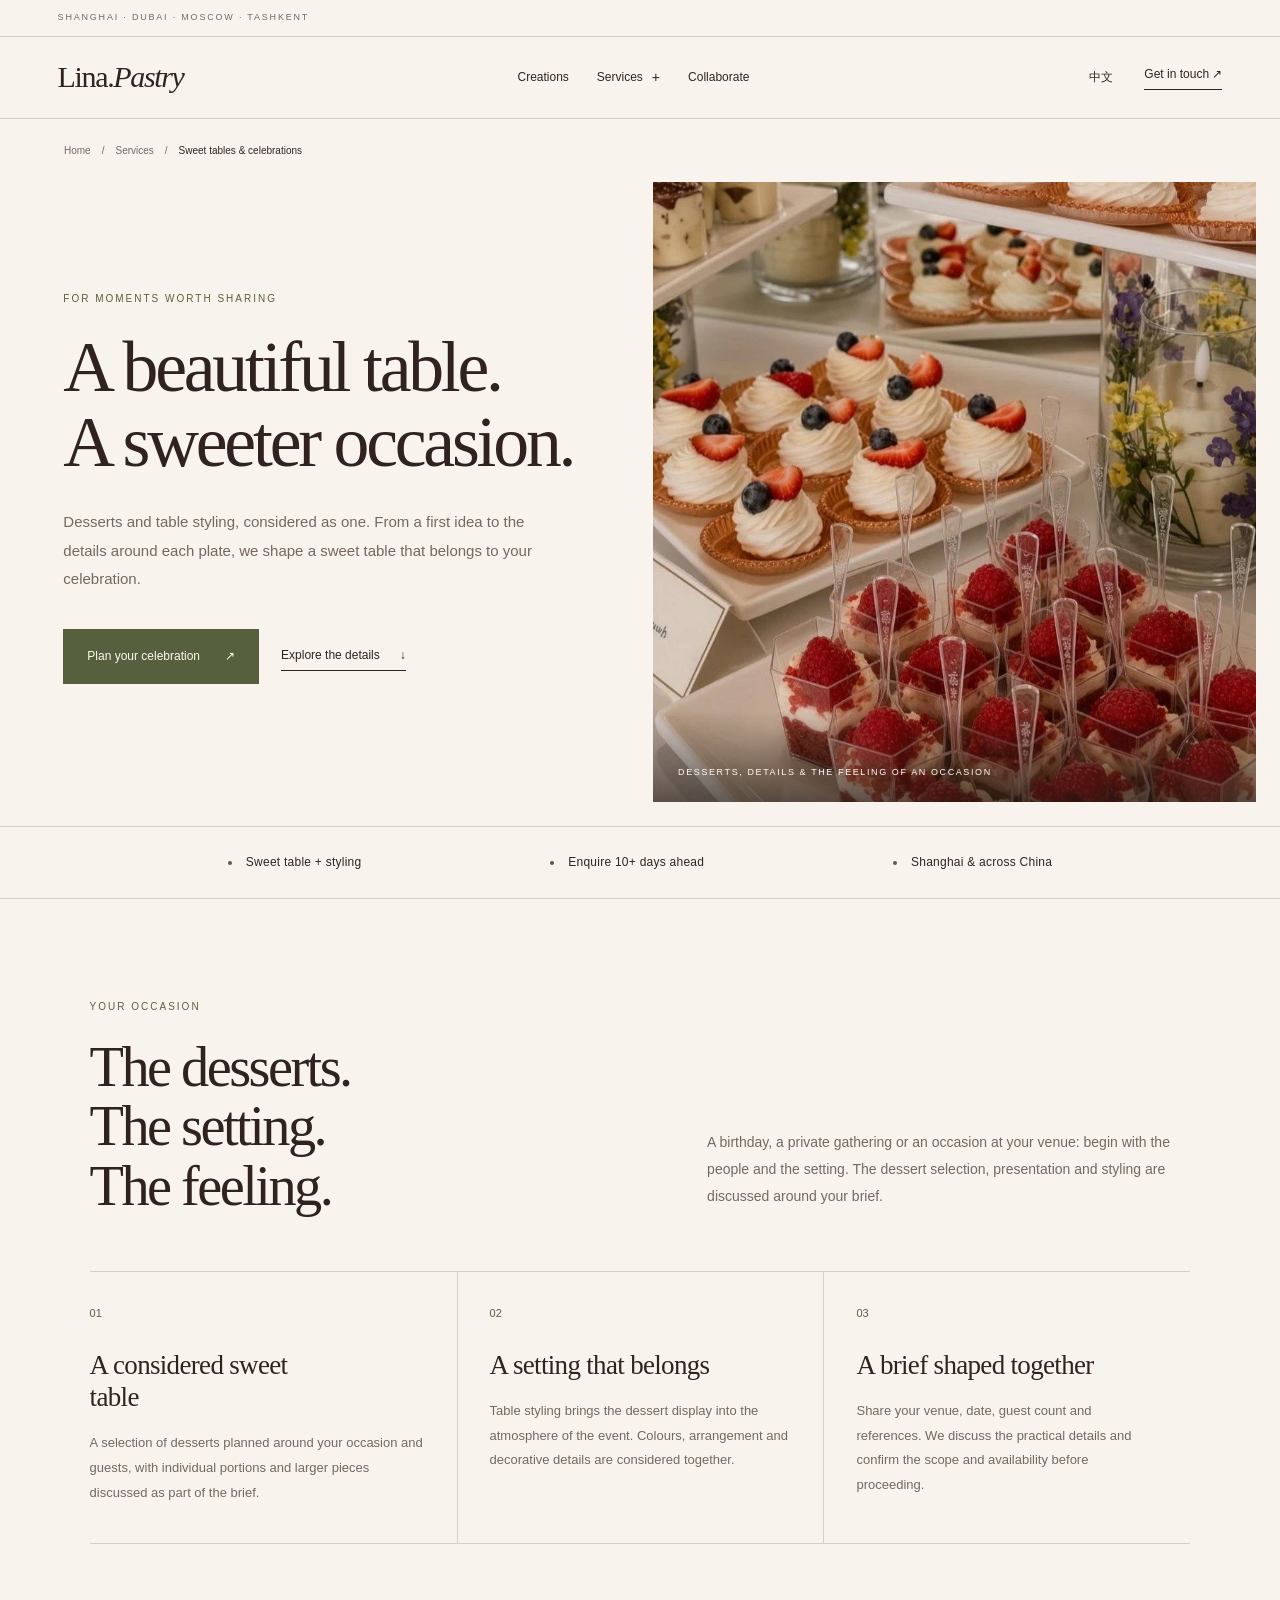
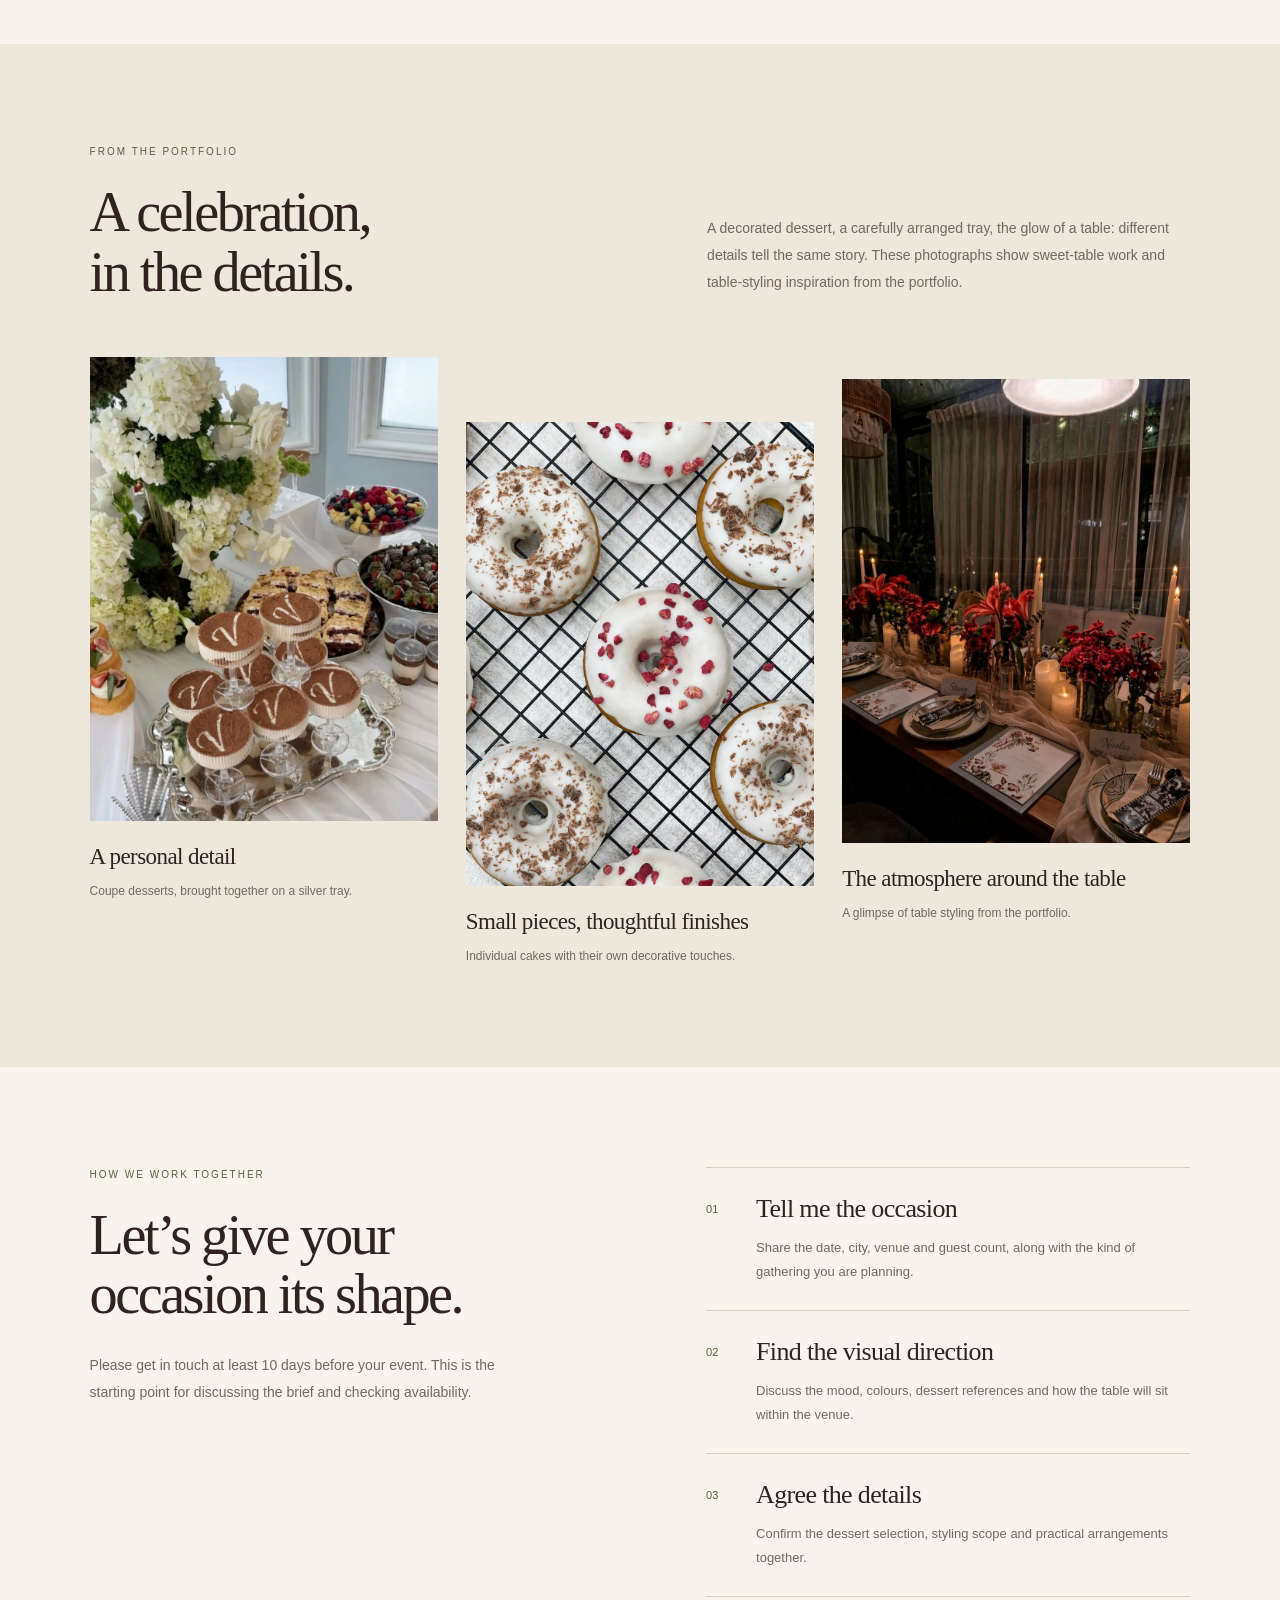
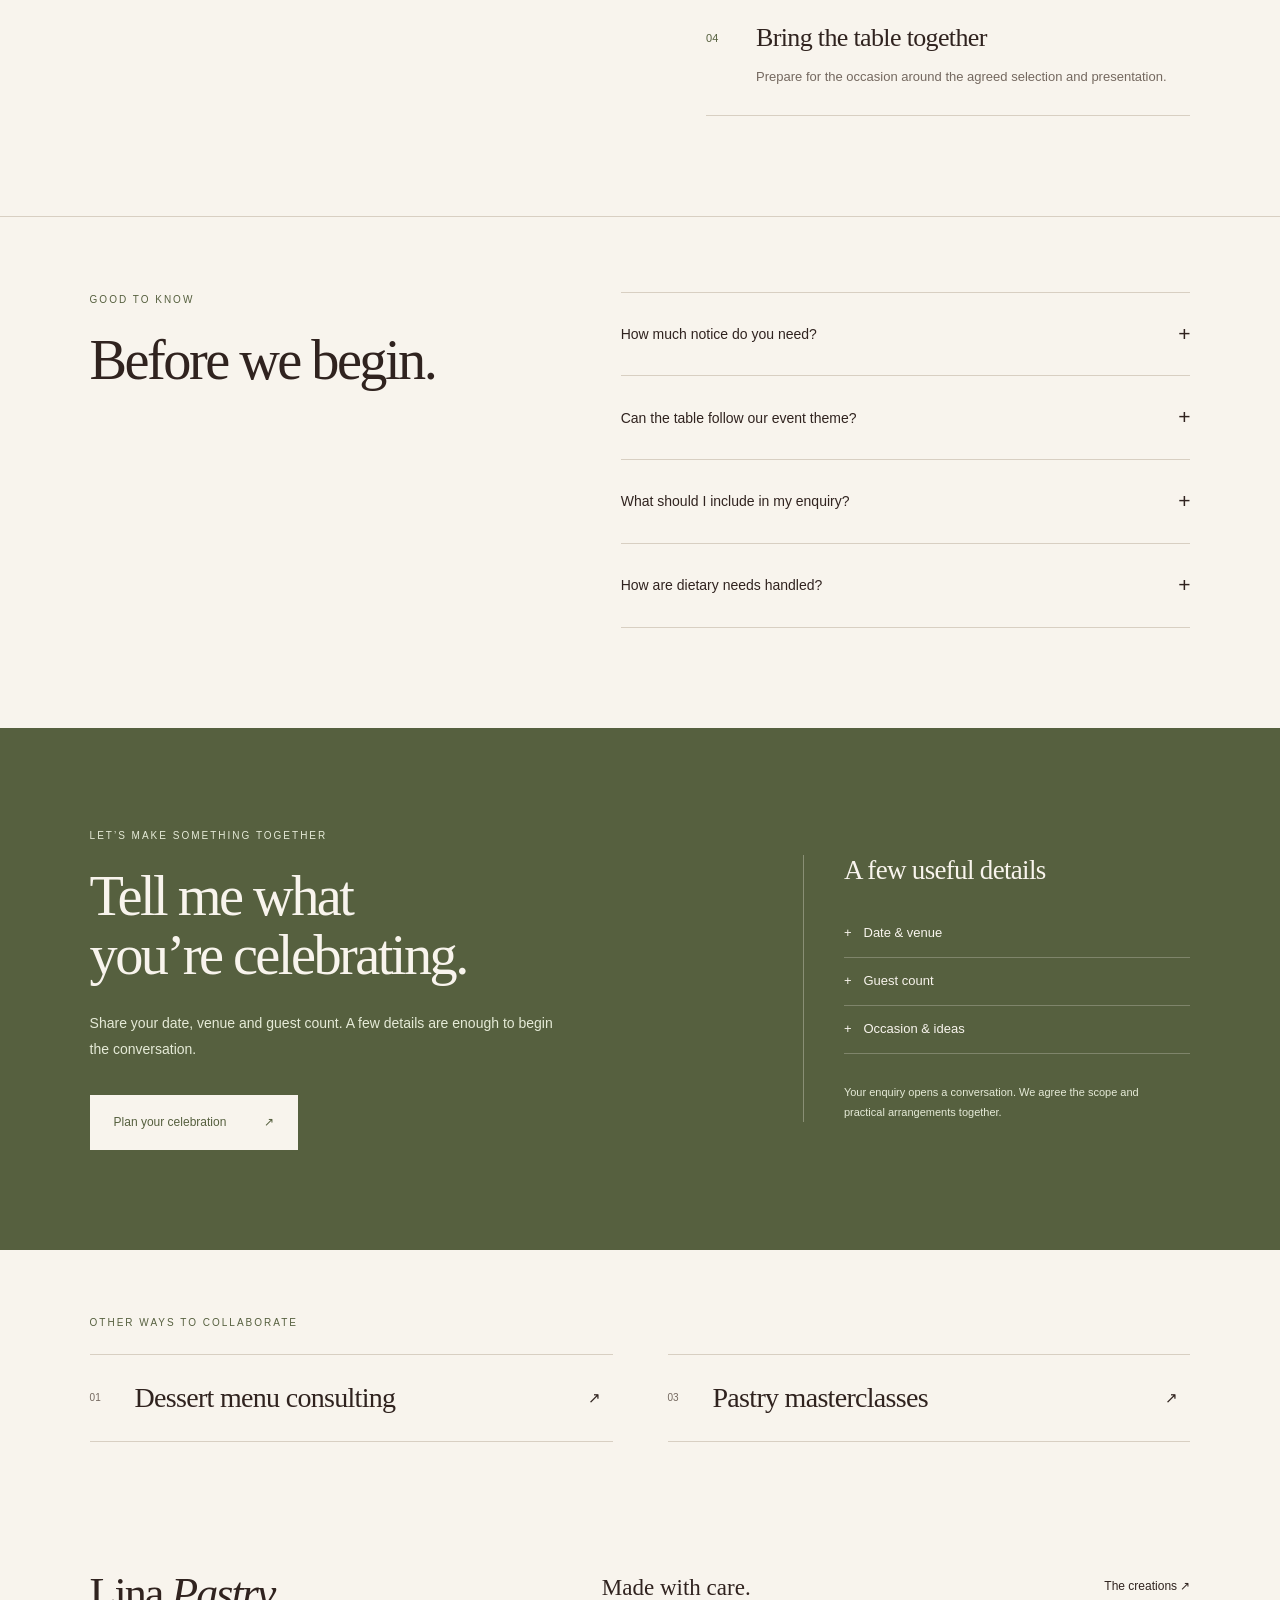
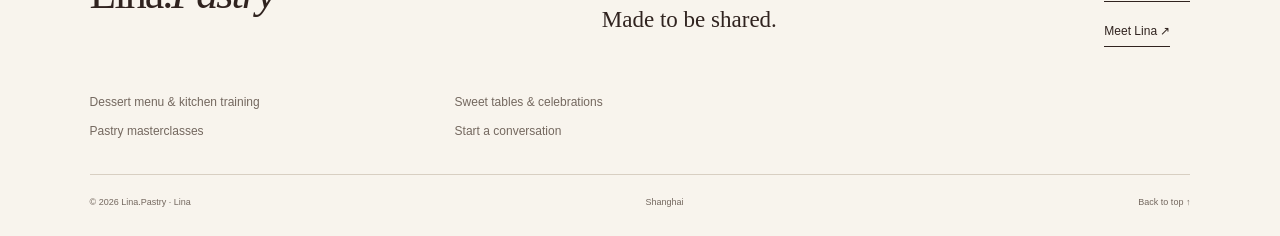
<file: celebrations.html>
<!doctype html>
<html lang="en"><head><meta charset="utf-8"><meta name="viewport" content="width=device-width,initial-scale=1">
<title data-en="Sweet tables &amp; celebrations | Lina.Pastry" data-zh="甜品台与庆祝活动 | Lina.Pastry">Sweet tables &amp; celebrations | Lina.Pastry</title>
<meta name="description" content="Sweet tables and table styling by Lina.Pastry. Dessert-led celebrations in Shanghai and across China. Please enquire at least 10 days before your event."><link rel="canonical" href="https://pastry-website-weld.vercel.app/celebrations.html">
<meta property="og:type" content="website"><meta property="og:title" content="Sweet tables &amp; celebrations | Lina.Pastry"><meta property="og:description" content="Sweet tables and table styling by Lina.Pastry. Dessert-led celebrations in Shanghai and across China. Please enquire at least 10 days before your event."><meta property="og:url" content="https://pastry-website-weld.vercel.app/celebrations.html"><meta property="og:image" content="https://pastry-website-weld.vercel.app/assets/images/photo-13.webp">
<meta name="theme-color" content="#56603f"><link rel="icon" href="favicon.svg" type="image/svg+xml">
<link rel="stylesheet" href="styles.css"><link rel="stylesheet" href="subpages.css"><link rel="stylesheet" href="service-pages.css">
</head><body class="service-page service-page--celebration">
<a class="skip" href="#main">Skip to content</a><div class="topline"><span data-en="SHANGHAI · DUBAI · MOSCOW · TASHKENT" data-zh="上海 · 迪拜 · 莫斯科 · 塔什干">SHANGHAI · DUBAI · MOSCOW · TASHKENT</span></div><header class="site-header"><a class="brand" href="index.html" aria-label="Lina.Pastry home">Lina.<em>Pastry</em></a><nav id="main-nav" aria-label="Main navigation"><a href="creations.html" class=""><span data-en="Creations" data-zh="甜品作品">Creations</span></a><details class="nav-services"><summary><span data-en="Services" data-zh="合作服务">Services</span><span class="nav-chevron" aria-hidden="true">+</span></summary><div class="service-submenu"><a href="index.html#services" class=""><span data-en="All services" data-zh="全部服务">All services</span></a><a href="menu-consulting.html" class=""><span data-en="Dessert menu &amp; kitchen training" data-zh="甜品菜单与厨房培训">Dessert menu &amp; kitchen training</span></a><a href="celebrations.html" class=""><span data-en="Sweet tables &amp; celebrations" data-zh="甜品台与庆祝活动">Sweet tables &amp; celebrations</span></a><a href="masterclasses.html" class=""><span data-en="Pastry masterclasses" data-zh="甜品大师课">Pastry masterclasses</span></a></div></details><a href="index.html#collaborate" class=""><span data-en="Collaborate" data-zh="合作流程">Collaborate</span></a><a href="index.html#contact" class="nav-contact"><span data-en="Get in touch" data-zh="联系 Lina">Get in touch</span></a></nav><div class="header-actions"><button id="language" aria-label="Switch to Chinese">中文</button><a href="index.html#contact" class="header-cta"><span data-en="Get in touch ↗" data-zh="联系 Lina ↗">Get in touch ↗</span></a><button id="menu-toggle" aria-label="Toggle navigation" aria-expanded="false" aria-controls="main-nav"><span></span><span></span></button></div></header>
<main id="main">
<nav class="sp-breadcrumb"><a href="index.html"><span data-en="Home" data-zh="首页">Home</span></a><span aria-hidden="true">/</span><a href="index.html#services"><span data-en="Services" data-zh="服务">Services</span></a><span aria-hidden="true">/</span><span data-en="Sweet tables &amp; celebrations" data-zh="甜品台与庆祝活动">Sweet tables &amp; celebrations</span></nav>
<section class="sp-hero"><div class="sp-hero-copy"><p class="eyebrow" data-en="FOR MOMENTS WORTH SHARING" data-zh="为值得分享的时刻">FOR MOMENTS WORTH SHARING</p><h1 data-en="A beautiful table.
A sweeter occasion." data-zh="一桌美好，
一场甜蜜相聚。">A beautiful table.
A sweeter occasion.</h1><p class="sp-hero-intro" data-en="Desserts and table styling, considered as one. From a first idea to the details around each plate, we shape a sweet table that belongs to your celebration." data-zh="将甜品与餐桌布置作为整体构思。从最初的想法，到盘边的细节，共同打造属于这场庆祝的甜品台。">Desserts and table styling, considered as one. From a first idea to the details around each plate, we shape a sweet table that belongs to your celebration.</p><div class="sp-actions"><a class="button" href="index.html?service=celebration#contact"><span data-en="Plan your celebration" data-zh="筹划您的庆祝活动">Plan your celebration</span><span aria-hidden="true">↗</span></a><a class="text-link" href="#details"><span data-en="Explore the details" data-zh="了解服务详情">Explore the details</span><span aria-hidden="true">↓</span></a></div></div><figure class="sp-hero-photo"><img src="assets/images/photo-13.webp" alt="A tiered sweet table with berry-topped cream pastries and individual dessert cups" data-alt-en="A tiered sweet table with berry-topped cream pastries and individual dessert cups" data-alt-zh="层叠甜品台上摆放着莓果奶油甜点与独立份甜品杯" loading="eager" fetchpriority="high" decoding="async"><figcaption><span data-en="DESSERTS, DETAILS &amp; THE FEELING OF AN OCCASION" data-zh="甜品、细节与庆祝的氛围">DESSERTS, DETAILS &amp; THE FEELING OF AN OCCASION</span></figcaption></figure></section>
<div class="sp-facts"><span data-en="Sweet table + styling" data-zh="甜品台 + 餐桌布置">Sweet table + styling</span><span data-en="Enquire 10+ days ahead" data-zh="请至少提前 10 天咨询">Enquire 10+ days ahead</span><span data-en="Shanghai &amp; across China" data-zh="上海及中国各地">Shanghai &amp; across China</span></div>
<section class="sp-section sp-overview" id="details"><div class="sp-section-heading"><div><p class="eyebrow" data-en="YOUR OCCASION" data-zh="您的庆祝时刻">YOUR OCCASION</p><h2 data-en="The desserts.
The setting.
The feeling." data-zh="甜品。
布置。
氛围。">The desserts.
The setting.
The feeling.</h2></div><p data-en="A birthday, a private gathering or an occasion at your venue: begin with the people and the setting. The dessert selection, presentation and styling are discussed around your brief." data-zh="生日、私人聚会，或场地内的特别活动，都从人和场景出发。根据您的需求，共同讨论甜品选择、呈现方式与布置。">A birthday, a private gathering or an occasion at your venue: begin with the people and the setting. The dessert selection, presentation and styling are discussed around your brief.</p></div><div class="sp-offerings"><article><span class="sp-card-number">01</span><h3 data-en="A considered sweet table" data-zh="用心构思的甜品台">A considered sweet table</h3><p data-en="A selection of desserts planned around your occasion and guests, with individual portions and larger pieces discussed as part of the brief." data-zh="围绕活动与宾客选择甜品，结合需求讨论独立份甜点及分享型作品的组合。">A selection of desserts planned around your occasion and guests, with individual portions and larger pieces discussed as part of the brief.</p></article><article><span class="sp-card-number">02</span><h3 data-en="A setting that belongs" data-zh="契合场景的布置">A setting that belongs</h3><p data-en="Table styling brings the dessert display into the atmosphere of the event. Colours, arrangement and decorative details are considered together." data-zh="通过餐桌布置，让甜品展示融入活动氛围；色彩、排列与装饰细节一同构思。">Table styling brings the dessert display into the atmosphere of the event. Colours, arrangement and decorative details are considered together.</p></article><article><span class="sp-card-number">03</span><h3 data-en="A brief shaped together" data-zh="共同完善活动需求">A brief shaped together</h3><p data-en="Share your venue, date, guest count and references. We discuss the practical details and confirm the scope and availability before proceeding." data-zh="提供场地、日期、人数与参考灵感。开始前讨论实际安排，并确认服务范围与档期。">Share your venue, date, guest count and references. We discuss the practical details and confirm the scope and availability before proceeding.</p></article></div></section>
<section class="sp-section sp-stories"><div class="sp-section-heading"><div><p class="eyebrow" data-en="FROM THE PORTFOLIO" data-zh="作品中的片段">FROM THE PORTFOLIO</p><h2 data-en="A celebration,
in the details." data-zh="庆祝的心意，
藏在细节里。">A celebration,
in the details.</h2></div><p data-en="A decorated dessert, a carefully arranged tray, the glow of a table: different details tell the same story. These photographs show sweet-table work and table-styling inspiration from the portfolio." data-zh="装饰甜品、整齐的托盘与餐桌上的烛光，以不同细节讲述同一个故事。以下照片呈现作品中的甜品台与餐桌布置。">A decorated dessert, a carefully arranged tray, the glow of a table: different details tell the same story. These photographs show sweet-table work and table-styling inspiration from the portfolio.</p></div><div class="sp-photo-grid"><figure><img src="assets/images/photo-14.webp" alt="Monogrammed coupe desserts on a silver tray beside flowers and cakes" data-alt-en="Monogrammed coupe desserts on a silver tray beside flowers and cakes" data-alt-zh="字母装饰的高脚杯甜品放在银色托盘上，旁边是鲜花与蛋糕" loading="lazy" decoding="async"><figcaption><h3 data-en="A personal detail" data-zh="专属的小细节">A personal detail</h3><p data-en="Coupe desserts, brought together on a silver tray." data-zh="高脚杯甜品，在银色托盘上相聚。">Coupe desserts, brought together on a silver tray.</p></figcaption></figure><figure><img src="assets/images/portfolio/decorated-mini-cakes.webp" alt="White-glazed small ring cakes decorated with red fruit pieces and chocolate shavings" data-alt-en="White-glazed small ring cakes decorated with red fruit pieces and chocolate shavings" data-alt-zh="白色糖衣的小环形蛋糕，点缀红色果粒与巧克力碎" loading="lazy" decoding="async"><figcaption><h3 data-en="Small pieces, thoughtful finishes" data-zh="小巧作品，用心收尾">Small pieces, thoughtful finishes</h3><p data-en="Individual cakes with their own decorative touches." data-zh="独立份蛋糕，各有细致点缀。">Individual cakes with their own decorative touches.</p></figcaption></figure><figure><img src="assets/images/photo-15.webp" alt="A candlelit dinner table with flowers and individual place settings" data-alt-en="A candlelit dinner table with flowers and individual place settings" data-alt-zh="烛光中的晚餐桌，配有鲜花与独立餐位" loading="lazy" decoding="async"><figcaption><h3 data-en="The atmosphere around the table" data-zh="餐桌周围的氛围">The atmosphere around the table</h3><p data-en="A glimpse of table styling from the portfolio." data-zh="作品中的一处餐桌布置。">A glimpse of table styling from the portfolio.</p></figcaption></figure></div></section>
<section class="sp-section sp-process"><div><p class="eyebrow"><span data-en="HOW WE WORK TOGETHER" data-zh="如何开展合作">HOW WE WORK TOGETHER</span></p><h2 data-en="Let’s give your
occasion its shape." data-zh="让这场庆祝，
拥有自己的样子。">Let’s give your
occasion its shape.</h2><p class="sp-process-intro" data-en="Please get in touch at least 10 days before your event. This is the starting point for discussing the brief and checking availability." data-zh="请至少在活动前 10 天联系。这将是讨论需求与确认档期的起点。">Please get in touch at least 10 days before your event. This is the starting point for discussing the brief and checking availability.</p></div><ol><li><span class="sp-step-number">01</span><div><h3 data-en="Tell me the occasion" data-zh="介绍这场活动">Tell me the occasion</h3><p data-en="Share the date, city, venue and guest count, along with the kind of gathering you are planning." data-zh="提供日期、城市、场地、人数，以及计划举行的活动类型。">Share the date, city, venue and guest count, along with the kind of gathering you are planning.</p></div></li><li><span class="sp-step-number">02</span><div><h3 data-en="Find the visual direction" data-zh="寻找视觉方向">Find the visual direction</h3><p data-en="Discuss the mood, colours, dessert references and how the table will sit within the venue." data-zh="讨论氛围、色彩、甜品参考，以及甜品台与场地的关系。">Discuss the mood, colours, dessert references and how the table will sit within the venue.</p></div></li><li><span class="sp-step-number">03</span><div><h3 data-en="Agree the details" data-zh="确认细节">Agree the details</h3><p data-en="Confirm the dessert selection, styling scope and practical arrangements together." data-zh="共同确认甜品选择、布置范围及具体安排。">Confirm the dessert selection, styling scope and practical arrangements together.</p></div></li><li><span class="sp-step-number">04</span><div><h3 data-en="Bring the table together" data-zh="让甜品与场景相遇">Bring the table together</h3><p data-en="Prepare for the occasion around the agreed selection and presentation." data-zh="根据约定的甜品组合与呈现方式，为活动做好准备。">Prepare for the occasion around the agreed selection and presentation.</p></div></li></ol></section>
<section class="sp-section sp-faq"><div><p class="eyebrow" data-en="GOOD TO KNOW" data-zh="实用信息">GOOD TO KNOW</p><h2 data-en="Before we begin." data-zh="开始之前。">Before we begin.</h2></div><div class="sp-faq-list"><details><summary><span data-en="How much notice do you need?" data-zh="需要提前多久咨询？">How much notice do you need?</span><span aria-hidden="true">+</span></summary><p data-en="Please enquire at least 10 days before the celebration. Your date is confirmed only after we have discussed the project and checked availability." data-zh="请至少在庆祝活动前 10 天咨询。讨论项目并确认档期后，才会确定活动日期。">Please enquire at least 10 days before the celebration. Your date is confirmed only after we have discussed the project and checked availability.</p></details><details><summary><span data-en="Can the table follow our event theme?" data-zh="甜品台可以配合活动主题吗？">Can the table follow our event theme?</span><span aria-hidden="true">+</span></summary><p data-en="The event theme and setting are part of the discussion. Send colour references, photographs of the space and any ideas for the presentation so we can shape the brief." data-zh="活动主题与场景是沟通的一部分。请提供色彩参考、空间照片与呈现想法，以便共同完善需求。">The event theme and setting are part of the discussion. Send colour references, photographs of the space and any ideas for the presentation so we can shape the brief.</p></details><details><summary><span data-en="What should I include in my enquiry?" data-zh="咨询时需要提供哪些信息？">What should I include in my enquiry?</span><span aria-hidden="true">+</span></summary><p data-en="Your city, venue, event date, number of guests and type of occasion. It also helps to know whether you are looking for desserts, table styling, or both." data-zh="请提供城市、场地、活动日期、人数与活动类型，并说明需要甜品、餐桌布置，还是两者兼有。">Your city, venue, event date, number of guests and type of occasion. It also helps to know whether you are looking for desserts, table styling, or both.</p></details><details><summary><span data-en="How are dietary needs handled?" data-zh="如何沟通饮食要求？">How are dietary needs handled?</span><span aria-hidden="true">+</span></summary><p data-en="Share all dietary requirements and allergies when you enquire. We will discuss what can be accommodated before the dessert selection is agreed." data-zh="咨询时请说明所有饮食要求与过敏信息。确定甜品组合前，我们会讨论可行的安排。">Share all dietary requirements and allergies when you enquire. We will discuss what can be accommodated before the dessert selection is agreed.</p></details></div></section>
<section class="sp-section sp-enquiry"><div><p class="eyebrow" data-en="LET’S MAKE SOMETHING TOGETHER" data-zh="一起创造美好">LET’S MAKE SOMETHING TOGETHER</p><h2 data-en="Tell me what
you’re celebrating." data-zh="聊聊您即将
庆祝的时刻。">Tell me what
you’re celebrating.</h2><p data-en="Share your date, venue and guest count. A few details are enough to begin the conversation." data-zh="提供日期、场地与人数。几个细节，就足以开启交流。">Share your date, venue and guest count. A few details are enough to begin the conversation.</p><a class="button" href="index.html?service=celebration#contact"><span data-en="Plan your celebration" data-zh="筹划您的庆祝活动">Plan your celebration</span><span aria-hidden="true">↗</span></a></div><aside><h3 data-en="A few useful details" data-zh="几个有用的细节">A few useful details</h3><ul><li><span data-en="Date &amp; venue" data-zh="日期与场地">Date &amp; venue</span></li><li><span data-en="Guest count" data-zh="宾客人数">Guest count</span></li><li><span data-en="Occasion &amp; ideas" data-zh="活动类型与想法">Occasion &amp; ideas</span></li></ul><p data-en="Your enquiry opens a conversation. We agree the scope and practical arrangements together." data-zh="咨询将开启交流。服务范围与具体安排，会由双方共同确认。">Your enquiry opens a conversation. We agree the scope and practical arrangements together.</p></aside></section>
<section class="sp-section sp-related"><p class="eyebrow" data-en="OTHER WAYS TO COLLABORATE" data-zh="更多合作方式">OTHER WAYS TO COLLABORATE</p><div><a href="menu-consulting.html"><span class="sp-related-number">01</span><h3 data-en="Dessert menu consulting" data-zh="甜品菜单顾问">Dessert menu consulting</h3><span aria-hidden="true">↗</span></a><a href="masterclasses.html"><span class="sp-related-number">03</span><h3 data-en="Pastry masterclasses" data-zh="甜品大师课">Pastry masterclasses</h3><span aria-hidden="true">↗</span></a></div></section>
</main>
<footer><div class="footer-top"><a class="brand" href="index.html">Lina.<em>Pastry</em></a><p><span data-en="Made with care.
Made to be shared." data-zh="用心制作，
为分享而作。">Made with care.
Made to be shared.</span></p><div><a href="creations.html" class="text-link"><span data-en="The creations ↗" data-zh="甜品作品 ↗">The creations ↗</span></a><a href="chef.html" class="text-link"><span data-en="Meet Lina ↗" data-zh="认识 Lina ↗">Meet Lina ↗</span></a></div></div><div class="footer-service-links"><a href="menu-consulting.html" class=""><span data-en="Dessert menu &amp; kitchen training" data-zh="甜品菜单与厨房培训">Dessert menu &amp; kitchen training</span></a><a href="celebrations.html" class=""><span data-en="Sweet tables &amp; celebrations" data-zh="甜品台与庆祝活动">Sweet tables &amp; celebrations</span></a><a href="masterclasses.html" class=""><span data-en="Pastry masterclasses" data-zh="甜品大师课">Pastry masterclasses</span></a><a href="index.html#contact" class=""><span data-en="Start a conversation" data-zh="聊聊合作">Start a conversation</span></a></div><div class="footer-bottom"><span>© <span id="year">2026</span> Lina.Pastry · Lina</span><span data-en="Shanghai" data-zh="上海">Shanghai</span><a href="#"><span data-en="Back to top ↑" data-zh="返回顶部 ↑">Back to top ↑</span></a></div></footer>
<script src="subpages.js"></script>
</body></html>
</file>
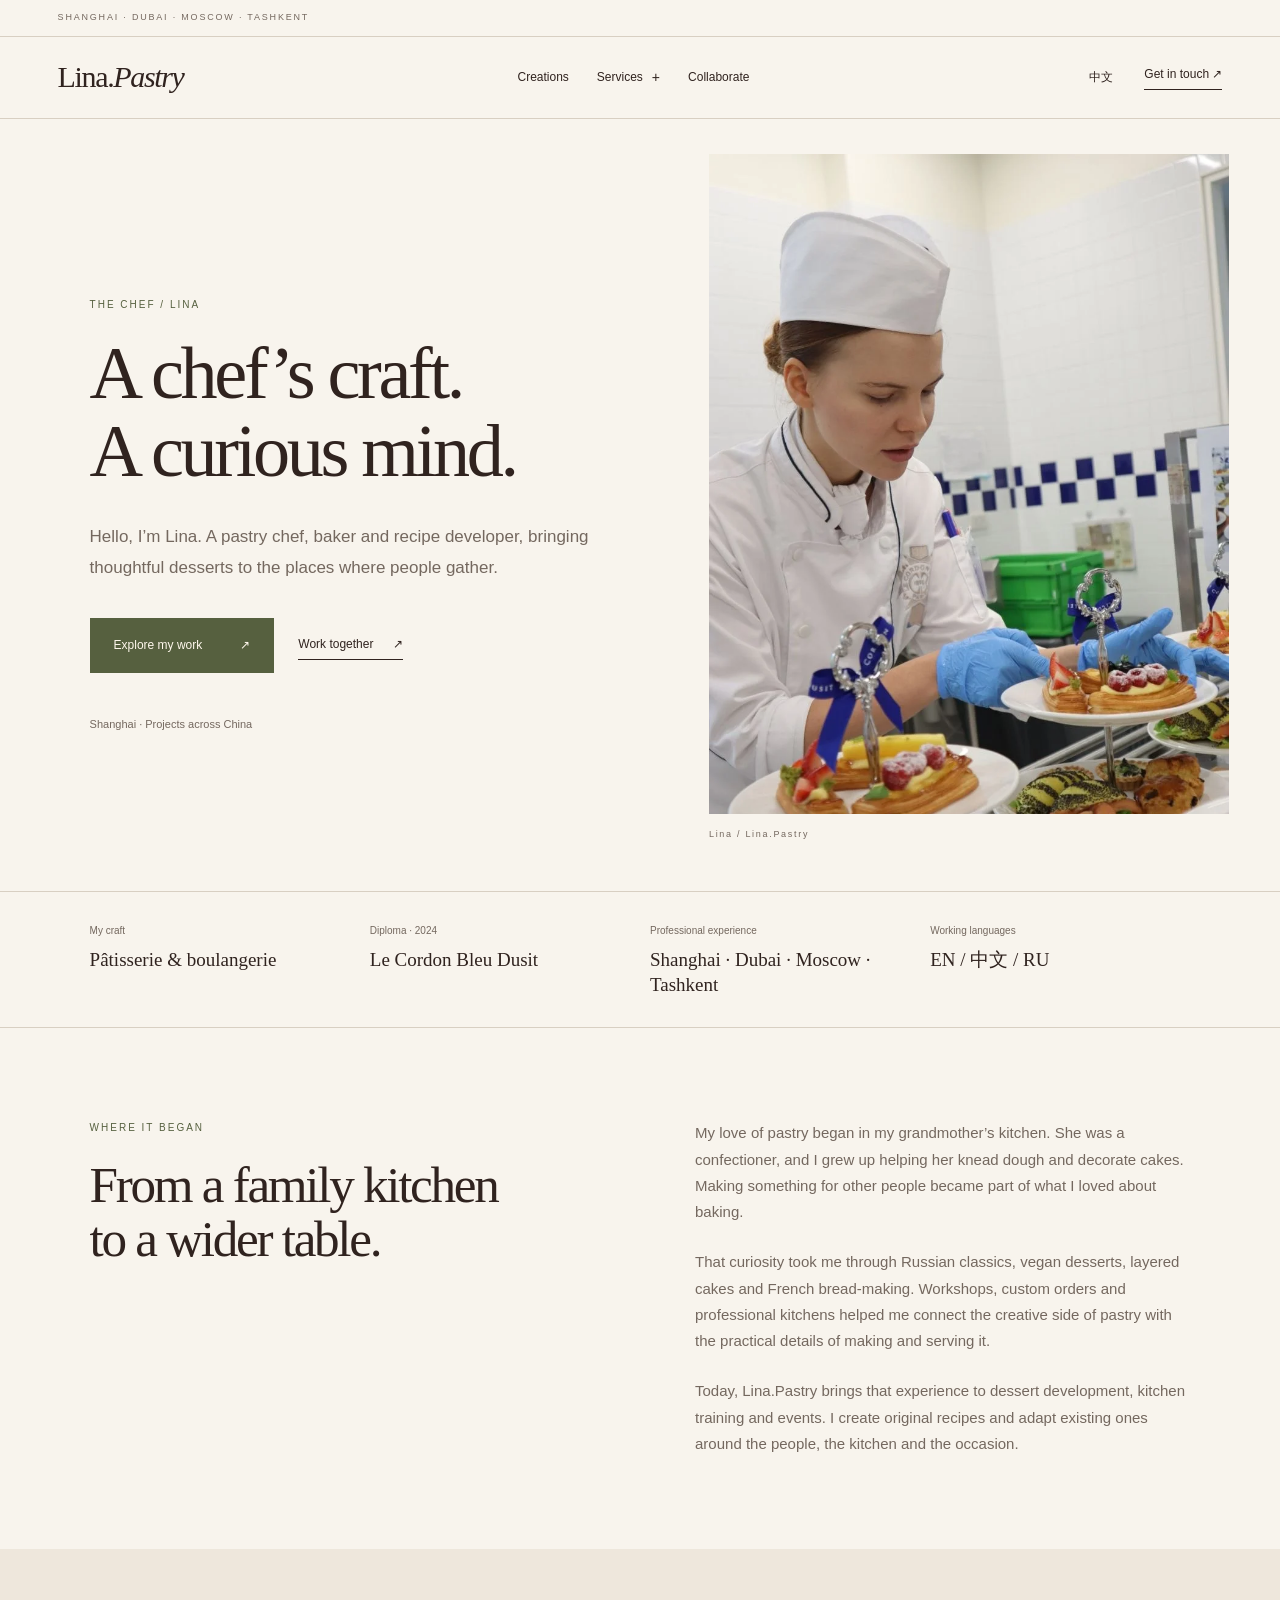
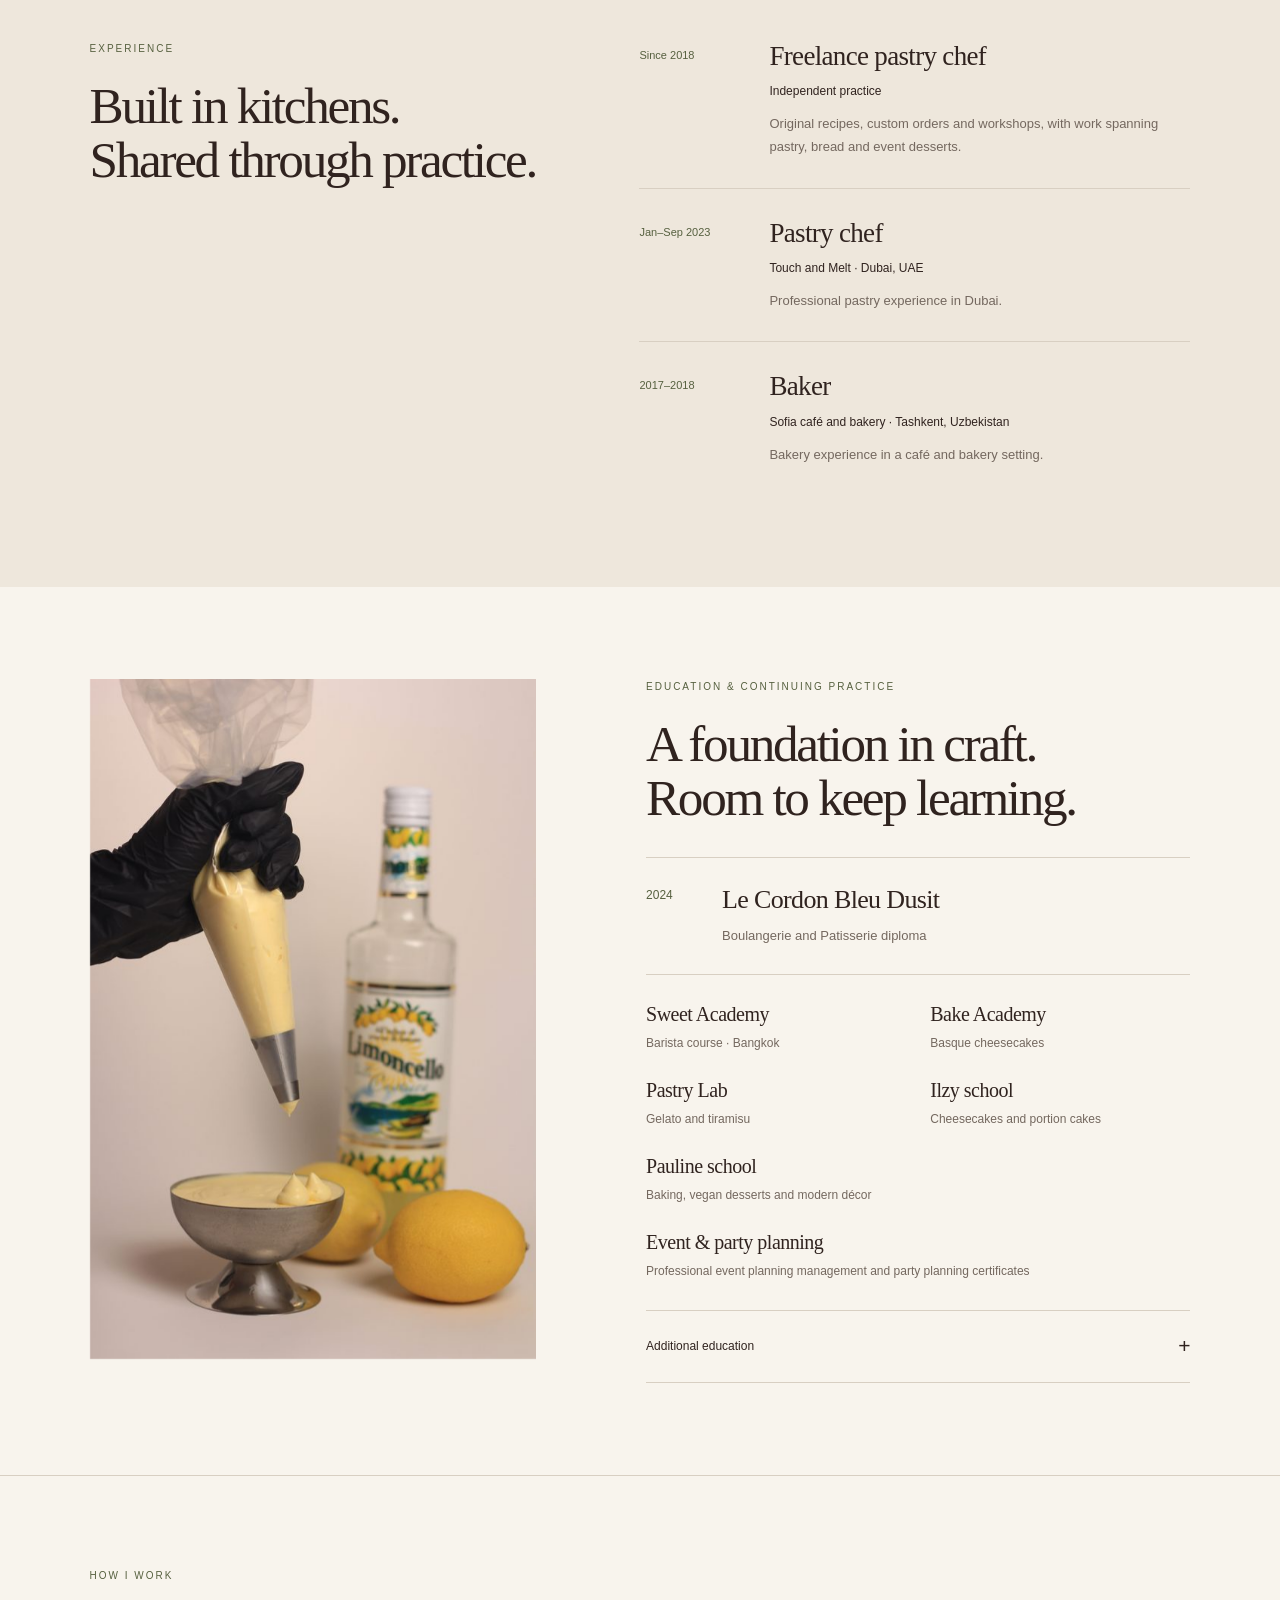
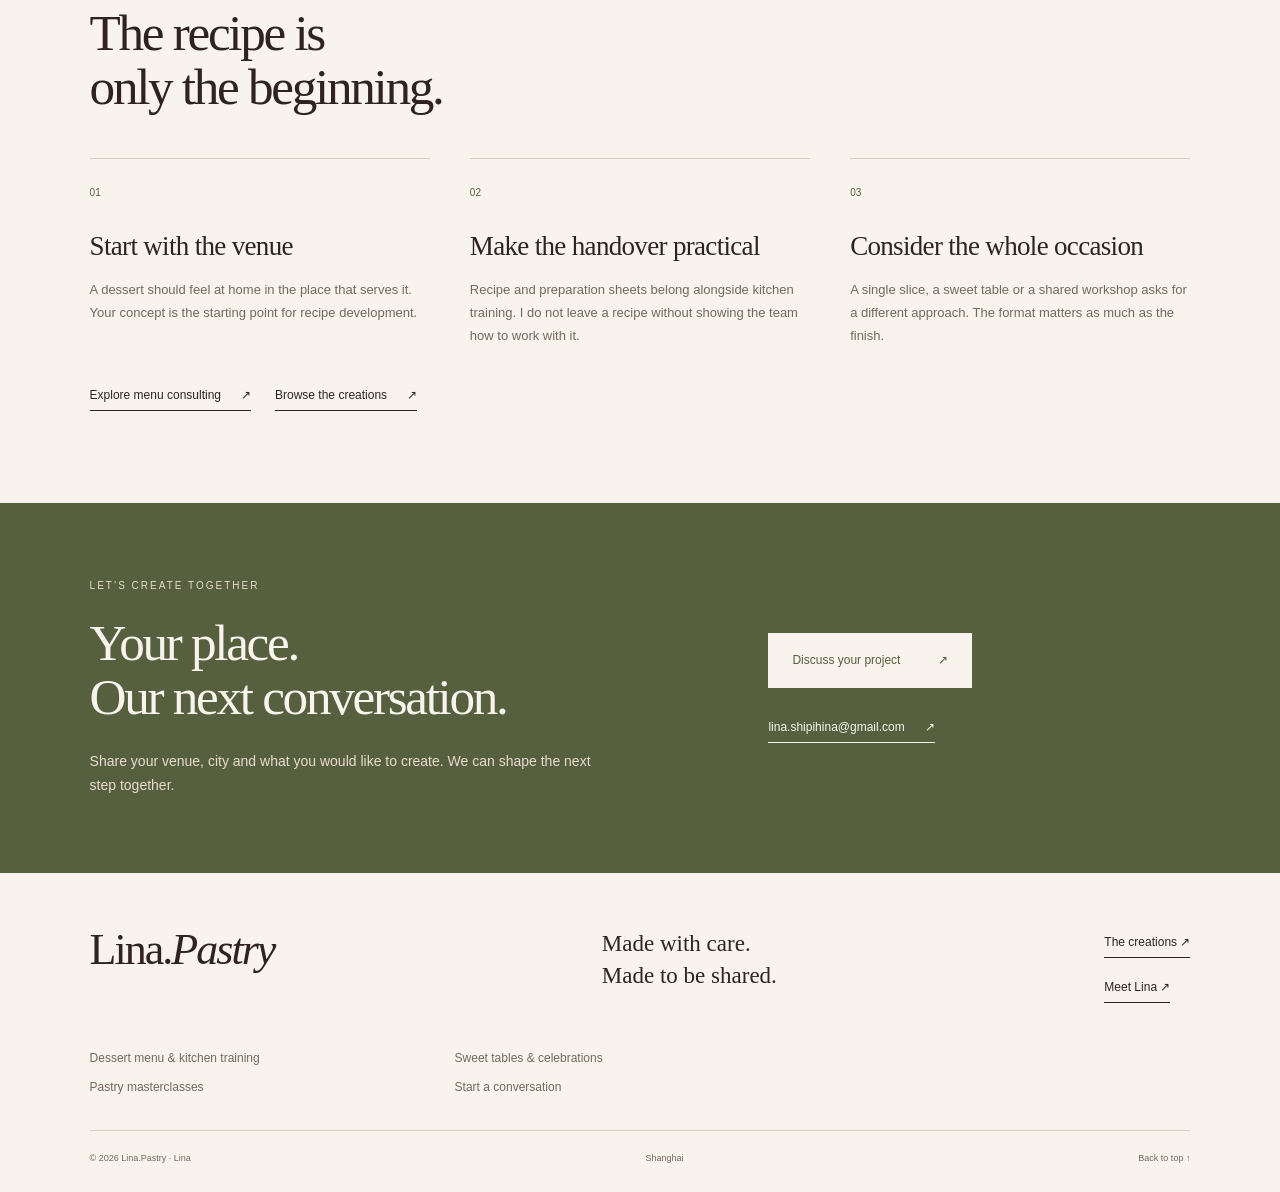
<file: chef.html>
<!doctype html>
<html lang="en"><head><meta charset="utf-8"><meta name="viewport" content="width=device-width, initial-scale=1">
<title>Meet Lina | Lina.Pastry</title><meta name="description" content="Meet Lina: pastry chef, baker and recipe developer. Explore her experience, culinary training and approach to venue collaborations.">
<meta name="theme-color" content="#f8f4ed"><meta property="og:type" content="website"><meta property="og:title" content="Meet Lina | Lina.Pastry"><meta property="og:description" content="Meet Lina: pastry chef, baker and recipe developer. Explore her experience, culinary training and approach to venue collaborations."><meta property="og:image" content="https://pastry-website-weld.vercel.app/assets/images/photo-17.webp"><link rel="canonical" href="https://pastry-website-weld.vercel.app/chef.html">
<link rel="icon" href="favicon.svg" type="image/svg+xml"><link rel="stylesheet" href="styles.css"><link rel="stylesheet" href="subpages.css"><link rel="stylesheet" href="portfolio-pages.css"></head>
<body data-page="chef" data-title-en="Meet Lina | Lina.Pastry" data-title-zh="认识 Lina | Lina.Pastry">
<a class="skip" href="#main">Skip to content</a><div class="topline"><span data-en="SHANGHAI · DUBAI · MOSCOW · TASHKENT" data-zh="上海 · 迪拜 · 莫斯科 · 塔什干">SHANGHAI · DUBAI · MOSCOW · TASHKENT</span></div><header class="site-header"><a class="brand" href="index.html" aria-label="Lina.Pastry home">Lina.<em>Pastry</em></a><nav id="main-nav" aria-label="Main navigation"><a href="creations.html" class=""><span data-en="Creations" data-zh="甜品作品">Creations</span></a><details class="nav-services"><summary><span data-en="Services" data-zh="合作服务">Services</span><span class="nav-chevron" aria-hidden="true">+</span></summary><div class="service-submenu"><a href="index.html#services" class=""><span data-en="All services" data-zh="全部服务">All services</span></a><a href="menu-consulting.html" class=""><span data-en="Dessert menu &amp; kitchen training" data-zh="甜品菜单与厨房培训">Dessert menu &amp; kitchen training</span></a><a href="celebrations.html" class=""><span data-en="Sweet tables &amp; celebrations" data-zh="甜品台与庆祝活动">Sweet tables &amp; celebrations</span></a><a href="masterclasses.html" class=""><span data-en="Pastry masterclasses" data-zh="甜品大师课">Pastry masterclasses</span></a></div></details><a href="index.html#collaborate" class=""><span data-en="Collaborate" data-zh="合作流程">Collaborate</span></a><a href="index.html#contact" class="nav-contact"><span data-en="Get in touch" data-zh="联系 Lina">Get in touch</span></a></nav><div class="header-actions"><button id="language" aria-label="Switch to Chinese">中文</button><a href="index.html#contact" class="header-cta"><span data-en="Get in touch ↗" data-zh="联系 Lina ↗">Get in touch ↗</span></a><button id="menu-toggle" aria-label="Toggle navigation" aria-expanded="false" aria-controls="main-nav"><span></span><span></span></button></div></header>
<main id="main" class="lp-page"><section class="lp-profile-hero"><div class="lp-profile-copy"><p data-en="THE CHEF / LINA" data-zh="主理人 / LINA" class="eyebrow">THE CHEF / LINA</p><h1 data-en="A chef’s craft.
A curious mind." data-zh="一份手艺，
始终好奇。" >A chef’s craft.
A curious mind.</h1><p data-en="Hello, I’m Lina. A pastry chef, baker and recipe developer, bringing thoughtful desserts to the places where people gather." data-zh="你好，我是 Lina。甜点师、面包师与配方研发者，为人们相聚的空间，带来用心创作的甜品。" class="lp-lead">Hello, I’m Lina. A pastry chef, baker and recipe developer, bringing thoughtful desserts to the places where people gather.</p><div class="lp-inline-actions"><a class="button" href="creations.html"><span data-en="Explore my work" data-zh="浏览我的作品" >Explore my work</span><span aria-hidden="true">↗</span></a><a class="text-link" href="index.html#contact"><span data-en="Work together" data-zh="聊聊合作" >Work together</span><span aria-hidden="true">↗</span></a></div><p class="lp-location"><span data-en="Shanghai · Projects across China" data-zh="上海 · 可赴中国各地合作" >Shanghai · Projects across China</span></p></div><figure class="lp-profile-portrait"><img src="assets/images/photo-17.webp" alt="Lina in a chef’s hat arranging pastries" data-alt-en="Lina in a chef’s hat arranging pastries" data-alt-zh="戴着厨师帽的 Lina 正在摆放甜点" width="853" height="1280" fetchpriority="high"><figcaption>Lina / Lina.Pastry</figcaption></figure></section><section class="lp-profile-facts" aria-label="Profile at a glance" data-aria-en="Profile at a glance" data-aria-zh="个人概览"><div><span data-en="My craft" data-zh="我的手艺" class="lp-fact-label">My craft</span><strong data-en="Pâtisserie &amp; boulangerie" data-zh="法式甜点与面包" >Pâtisserie &amp; boulangerie</strong></div><div><span data-en="Diploma · 2024" data-zh="文凭 · 2024" class="lp-fact-label">Diploma · 2024</span><strong data-en="Le Cordon Bleu Dusit" data-zh="Le Cordon Bleu Dusit" >Le Cordon Bleu Dusit</strong></div><div><span data-en="Professional experience" data-zh="专业工作经历" class="lp-fact-label">Professional experience</span><strong data-en="Shanghai · Dubai · Moscow · Tashkent" data-zh="上海 · 迪拜 · 莫斯科 · 塔什干" >Shanghai · Dubai · Moscow · Tashkent</strong></div><div><span data-en="Working languages" data-zh="沟通语言" class="lp-fact-label">Working languages</span><strong data-en="EN / 中文 / RU" data-zh="EN / 中文 / RU" >EN / 中文 / RU</strong></div></section><section class="lp-story lp-section"><div><p data-en="WHERE IT BEGAN" data-zh="故事的起点" class="eyebrow">WHERE IT BEGAN</p><h2 data-en="From a family kitchen
to a wider table." data-zh="从家中的厨房，
走向更大的餐桌。" >From a family kitchen
to a wider table.</h2></div><div class="lp-prose"><p data-en="My love of pastry began in my grandmother’s kitchen. She was a confectioner, and I grew up helping her knead dough and decorate cakes. Making something for other people became part of what I loved about baking." data-zh="我对甜点的热爱始于祖母的厨房。她是一名糕点师，我从小帮她揉面、装饰蛋糕。为别人亲手制作美味，也成为我热爱烘焙的原因。" >My love of pastry began in my grandmother’s kitchen. She was a confectioner, and I grew up helping her knead dough and decorate cakes. Making something for other people became part of what I loved about baking.</p><p data-en="That curiosity took me through Russian classics, vegan desserts, layered cakes and French bread-making. Workshops, custom orders and professional kitchens helped me connect the creative side of pastry with the practical details of making and serving it." data-zh="这份好奇带我探索俄式经典、纯素甜点、夹层蛋糕与法式面包。工作坊、定制订单与专业厨房的经历，让我将甜点的创意与制作、出品的实际细节联系起来。" >That curiosity took me through Russian classics, vegan desserts, layered cakes and French bread-making. Workshops, custom orders and professional kitchens helped me connect the creative side of pastry with the practical details of making and serving it.</p><p data-en="Today, Lina.Pastry brings that experience to dessert development, kitchen training and events. I create original recipes and adapt existing ones around the people, the kitchen and the occasion." data-zh="如今，Lina.Pastry 将这些经验融入甜品研发、厨房培训与活动之中。我创作原创配方，也根据参与者、厨房条件与场合调整已有配方。" >Today, Lina.Pastry brings that experience to dessert development, kitchen training and events. I create original recipes and adapt existing ones around the people, the kitchen and the occasion.</p></div></section><section class="lp-experience lp-section"><div class="lp-section-intro"><p data-en="EXPERIENCE" data-zh="工作经历" class="eyebrow">EXPERIENCE</p><h2 data-en="Built in kitchens.
Shared through practice." data-zh="在厨房中积累，
在实践中分享。" >Built in kitchens.
Shared through practice.</h2></div><div class="lp-timeline"><article class="lp-timeline-item"><p data-en="Since 2018" data-zh="2018 年起" class="lp-time">Since 2018</p><div><h3 data-en="Freelance pastry chef" data-zh="自由职业甜点师" >Freelance pastry chef</h3><p data-en="Independent practice" data-zh="独立创作与合作" class="lp-place">Independent practice</p><p data-en="Original recipes, custom orders and workshops, with work spanning pastry, bread and event desserts." data-zh="研发原创配方、承接定制订单及组织工作坊，创作涵盖甜点、面包与活动甜品。" >Original recipes, custom orders and workshops, with work spanning pastry, bread and event desserts.</p></div></article><article class="lp-timeline-item"><p data-en="Jan–Sep 2023" data-zh="2023 年 1–9 月" class="lp-time">Jan–Sep 2023</p><div><h3 data-en="Pastry chef" data-zh="甜点师" >Pastry chef</h3><p data-en="Touch and Melt · Dubai, UAE" data-zh="Touch and Melt · 阿联酋迪拜" class="lp-place">Touch and Melt · Dubai, UAE</p><p data-en="Professional pastry experience in Dubai." data-zh="在迪拜积累专业甜点工作经验。" >Professional pastry experience in Dubai.</p></div></article><article class="lp-timeline-item"><p data-en="2017–2018" data-zh="2017–2018 年" class="lp-time">2017–2018</p><div><h3 data-en="Baker" data-zh="面包师" >Baker</h3><p data-en="Sofia café and bakery · Tashkent, Uzbekistan" data-zh="Sofia café and bakery · 乌兹别克斯坦塔什干" class="lp-place">Sofia café and bakery · Tashkent, Uzbekistan</p><p data-en="Bakery experience in a café and bakery setting." data-zh="在咖啡馆与面包店的环境中积累烘焙经验。" >Bakery experience in a café and bakery setting.</p></div></article></div></section><section class="lp-training lp-section"><div class="lp-training-visual"><img src="assets/images/new/lemon-tiramisu-studio.jpg" alt="A coupe dessert being finished by hand" data-alt-en="A coupe dessert being finished by hand" data-alt-zh="手工完成高脚杯甜品的最后点缀" width="1467" height="2200" loading="lazy" srcset="assets/images/new/lemon-tiramisu-studio-small.jpg 600w, assets/images/new/lemon-tiramisu-studio.jpg 1467w" sizes="(max-width: 700px) 88vw, 42vw"></div><div><p data-en="EDUCATION &amp; CONTINUING PRACTICE" data-zh="学习与持续精进" class="eyebrow">EDUCATION &amp; CONTINUING PRACTICE</p><h2 data-en="A foundation in craft.
Room to keep learning." data-zh="以手艺为基础，
始终留有学习的空间。" >A foundation in craft.
Room to keep learning.</h2><div class="lp-primary-qualification"><span>2024</span><div><h3 data-en="Le Cordon Bleu Dusit" data-zh="Le Cordon Bleu Dusit" >Le Cordon Bleu Dusit</h3><p data-en="Boulangerie and Patisserie diploma" data-zh="面包与甜点文凭" >Boulangerie and Patisserie diploma</p></div></div><div class="lp-qualification-list"><div><h3 data-en="Sweet Academy" data-zh="Sweet Academy" >Sweet Academy</h3><p data-en="Barista course · Bangkok" data-zh="咖啡师课程 · 曼谷" >Barista course · Bangkok</p></div><div><h3 data-en="Bake Academy" data-zh="Bake Academy" >Bake Academy</h3><p data-en="Basque cheesecakes" data-zh="巴斯克芝士蛋糕" >Basque cheesecakes</p></div><div><h3 data-en="Pastry Lab" data-zh="Pastry Lab" >Pastry Lab</h3><p data-en="Gelato and tiramisu" data-zh="意式冰淇淋与提拉米苏" >Gelato and tiramisu</p></div><div><h3 data-en="Ilzy school" data-zh="Ilzy school" >Ilzy school</h3><p data-en="Cheesecakes and portion cakes" data-zh="芝士蛋糕与份切蛋糕" >Cheesecakes and portion cakes</p></div><div><h3 data-en="Pauline school" data-zh="Pauline school" >Pauline school</h3><p data-en="Baking, vegan desserts and modern décor" data-zh="烘焙、纯素甜点与现代装饰" >Baking, vegan desserts and modern décor</p></div><div><h3 data-en="Event &amp; party planning" data-zh="活动与派对策划" >Event &amp; party planning</h3><p data-en="Professional event planning management and party planning certificates" data-zh="专业活动管理与派对策划证书" >Professional event planning management and party planning certificates</p></div></div><details class="lp-additional-education"><summary><span data-en="Additional education" data-zh="其他教育背景" >Additional education</span><span aria-hidden="true">+</span></summary><div><p data-en="2018–2022 · Master’s degree, MPA · University of Shanghai for Science and Technology" data-zh="2018–2022 · 上海理工大学 · MPA 硕士" >2018–2022 · Master’s degree, MPA · University of Shanghai for Science and Technology</p><p data-en="2014–2018 · English philology · Uzbekistan World Languages University" data-zh="2014–2018 · 乌兹别克斯坦世界语言大学 · 英语语言文学" >2014–2018 · English philology · Uzbekistan World Languages University</p><p data-en="2009–2012 · Chinese philology · Lyceum of Oriental Languages" data-zh="2009–2012 · 东方语言学术中学 · 汉语语言文学" >2009–2012 · Chinese philology · Lyceum of Oriental Languages</p></div></details></div></section><section class="lp-approach lp-section"><div class="lp-section-intro"><p data-en="HOW I WORK" data-zh="我的合作方式" class="eyebrow">HOW I WORK</p><h2 data-en="The recipe is
only the beginning." data-zh="配方，
只是开始。" >The recipe is
only the beginning.</h2></div><div class="lp-approach-grid"><article><span class="lp-number">01</span><h3 data-en="Start with the venue" data-zh="从场地出发" >Start with the venue</h3><p data-en="A dessert should feel at home in the place that serves it. Your concept is the starting point for recipe development." data-zh="甜品应该自然融入提供它的空间。场地的理念，是配方研发的起点。" >A dessert should feel at home in the place that serves it. Your concept is the starting point for recipe development.</p></article><article><span class="lp-number">02</span><h3 data-en="Make the handover practical" data-zh="让交付能够落地" >Make the handover practical</h3><p data-en="Recipe and preparation sheets belong alongside kitchen training. I do not leave a recipe without showing the team how to work with it." data-zh="配方与操作说明，应当与厨房培训一同交付。交付配方，也帮助团队掌握制作方式。" >Recipe and preparation sheets belong alongside kitchen training. I do not leave a recipe without showing the team how to work with it.</p></article><article><span class="lp-number">03</span><h3 data-en="Consider the whole occasion" data-zh="考虑完整的场合" >Consider the whole occasion</h3><p data-en="A single slice, a sweet table or a shared workshop asks for a different approach. The format matters as much as the finish." data-zh="一片甜点、一桌甜品或一场共同参与的工作坊，需要不同的考虑。呈现形式，与最后的装饰同样重要。" >A single slice, a sweet table or a shared workshop asks for a different approach. The format matters as much as the finish.</p></article></div><div class="lp-inline-actions"><a class="text-link" href="menu-consulting.html"><span data-en="Explore menu consulting" data-zh="了解菜单顾问服务" >Explore menu consulting</span><span aria-hidden="true">↗</span></a><a class="text-link" href="creations.html"><span data-en="Browse the creations" data-zh="浏览甜品作品" >Browse the creations</span><span aria-hidden="true">↗</span></a></div></section><section class="lp-contact-band"><div><p data-en="LET’S CREATE TOGETHER" data-zh="一起创作" class="eyebrow">LET’S CREATE TOGETHER</p><h2 data-en="Your place.
Our next conversation." data-zh="您的场地，
下一次合作的起点。" >Your place.
Our next conversation.</h2><p data-en="Share your venue, city and what you would like to create. We can shape the next step together." data-zh="分享您的场地、城市与希望开展的项目，一起确定下一步。" >Share your venue, city and what you would like to create. We can shape the next step together.</p></div><div class="lp-contact-actions"><a class="button" href="index.html#contact"><span data-en="Discuss your project" data-zh="聊聊您的项目" >Discuss your project</span><span aria-hidden="true">↗</span></a><a class="text-link" href="mailto:lina.shipihina@gmail.com">lina.shipihina@gmail.com <span aria-hidden="true">↗</span></a></div></section></main>
<footer><div class="footer-top"><a class="brand" href="index.html">Lina.<em>Pastry</em></a><p><span data-en="Made with care.
Made to be shared." data-zh="用心制作，
为分享而作。">Made with care.
Made to be shared.</span></p><div><a href="creations.html" class="text-link"><span data-en="The creations ↗" data-zh="甜品作品 ↗">The creations ↗</span></a><a href="chef.html" class="text-link"><span data-en="Meet Lina ↗" data-zh="认识 Lina ↗">Meet Lina ↗</span></a></div></div><div class="footer-service-links"><a href="menu-consulting.html" class=""><span data-en="Dessert menu &amp; kitchen training" data-zh="甜品菜单与厨房培训">Dessert menu &amp; kitchen training</span></a><a href="celebrations.html" class=""><span data-en="Sweet tables &amp; celebrations" data-zh="甜品台与庆祝活动">Sweet tables &amp; celebrations</span></a><a href="masterclasses.html" class=""><span data-en="Pastry masterclasses" data-zh="甜品大师课">Pastry masterclasses</span></a><a href="index.html#contact" class=""><span data-en="Start a conversation" data-zh="聊聊合作">Start a conversation</span></a></div><div class="footer-bottom"><span>© <span id="year">2026</span> Lina.Pastry · Lina</span><span data-en="Shanghai" data-zh="上海">Shanghai</span><a href="#"><span data-en="Back to top ↑" data-zh="返回顶部 ↑">Back to top ↑</span></a></div></footer>
<script src="subpages.js" defer></script><script src="portfolio-pages.js" defer></script></body></html>
</file>
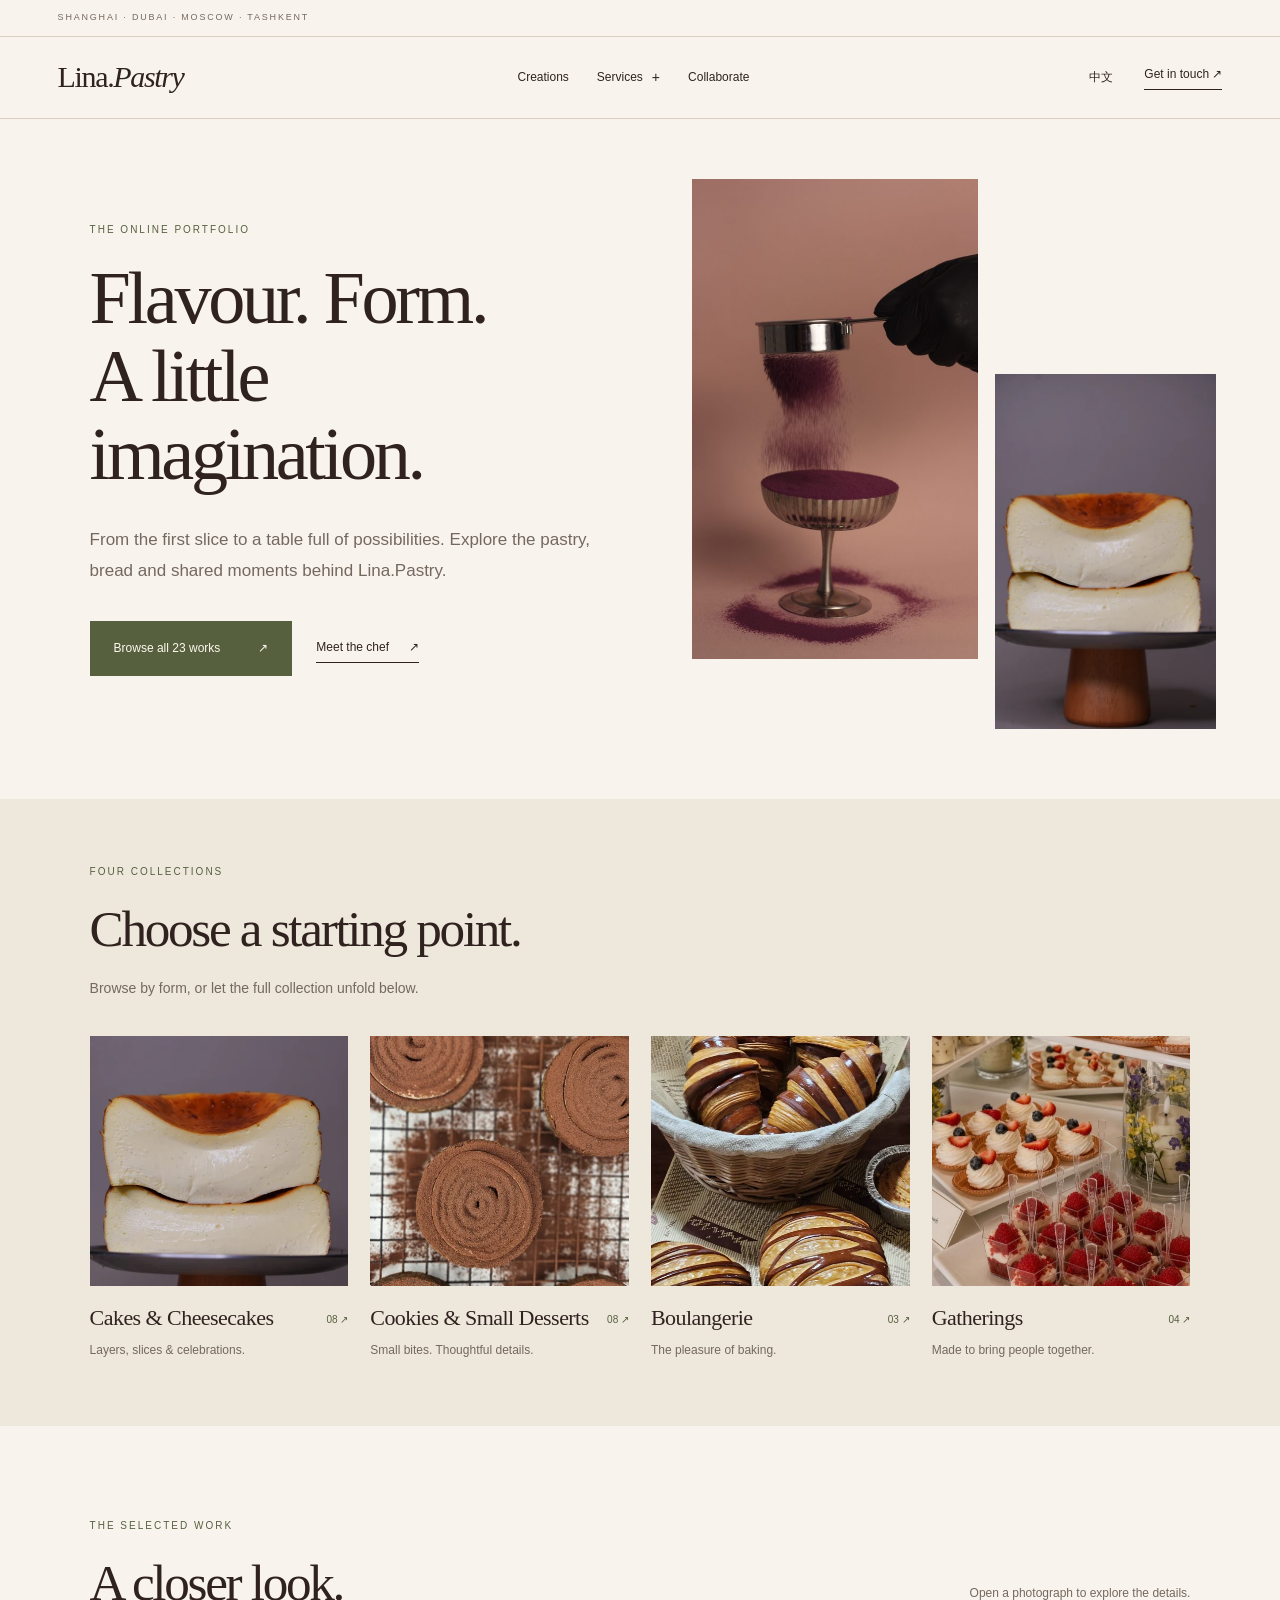
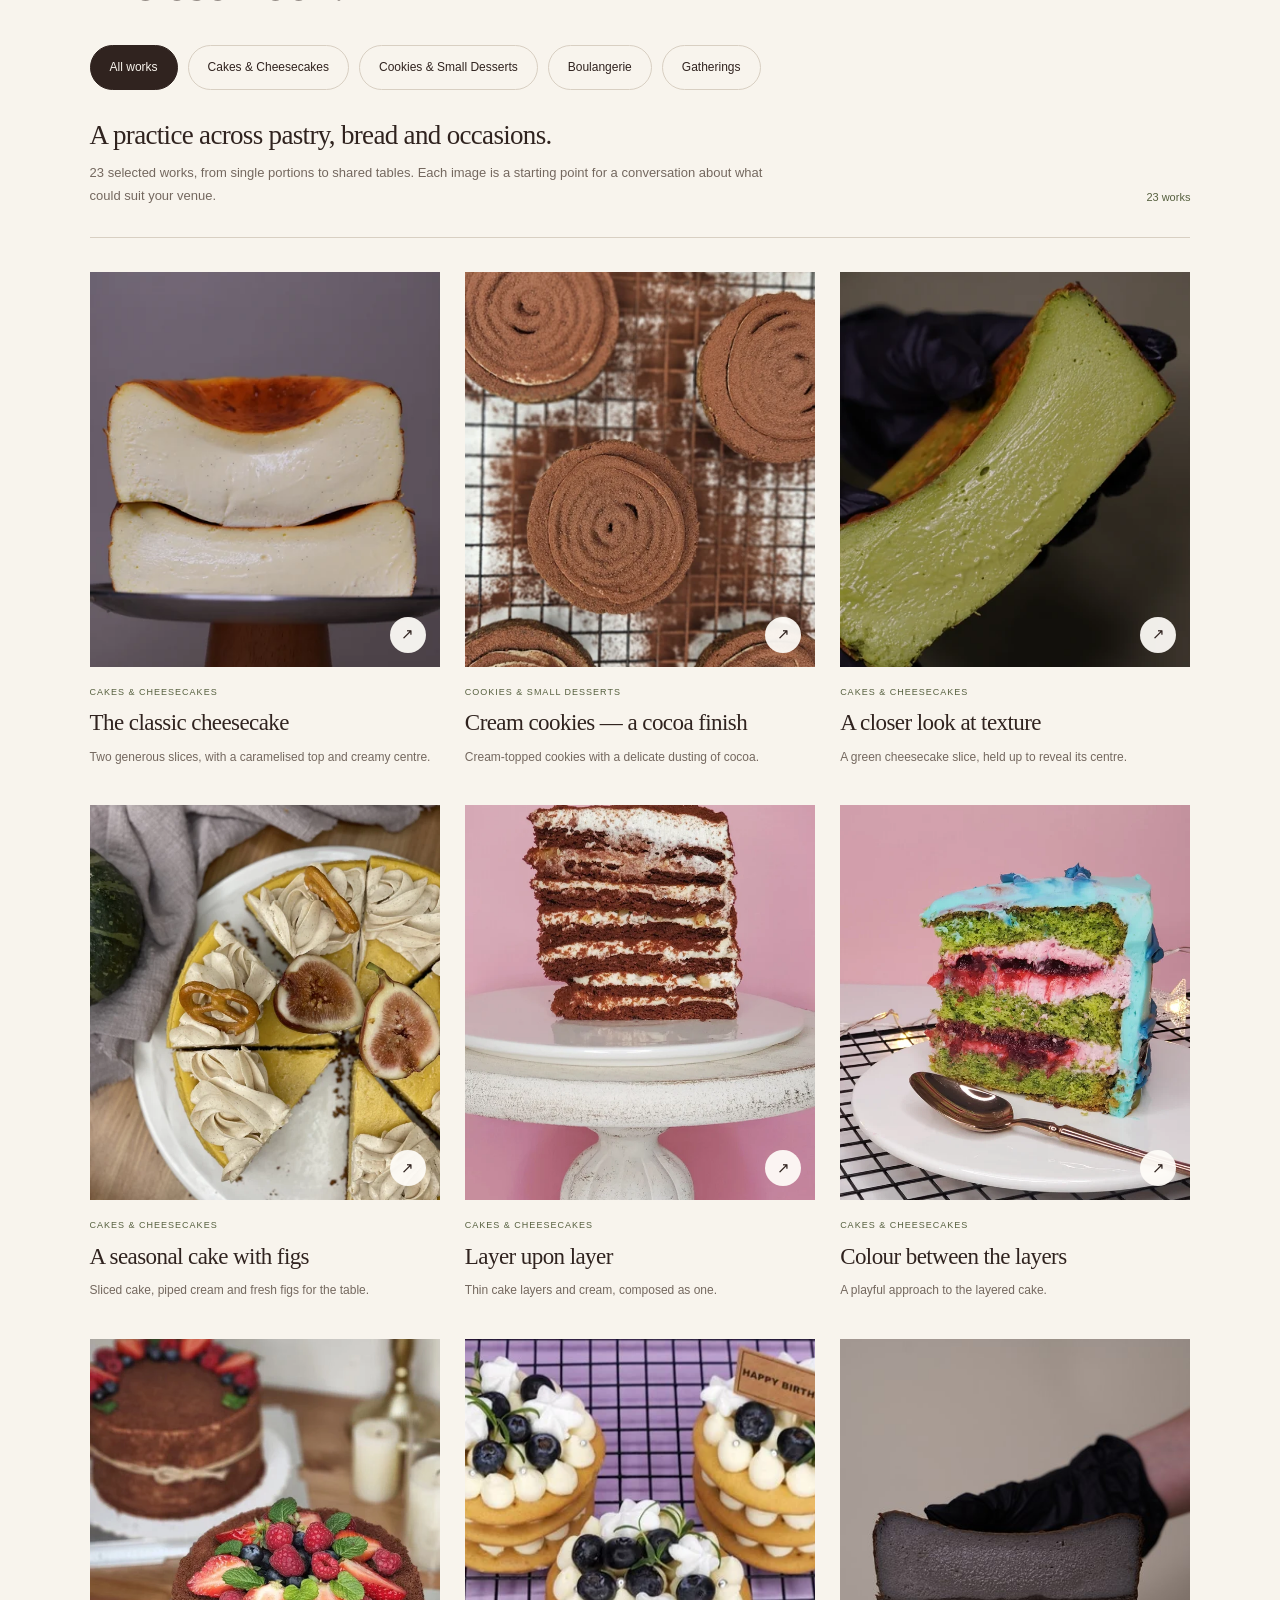
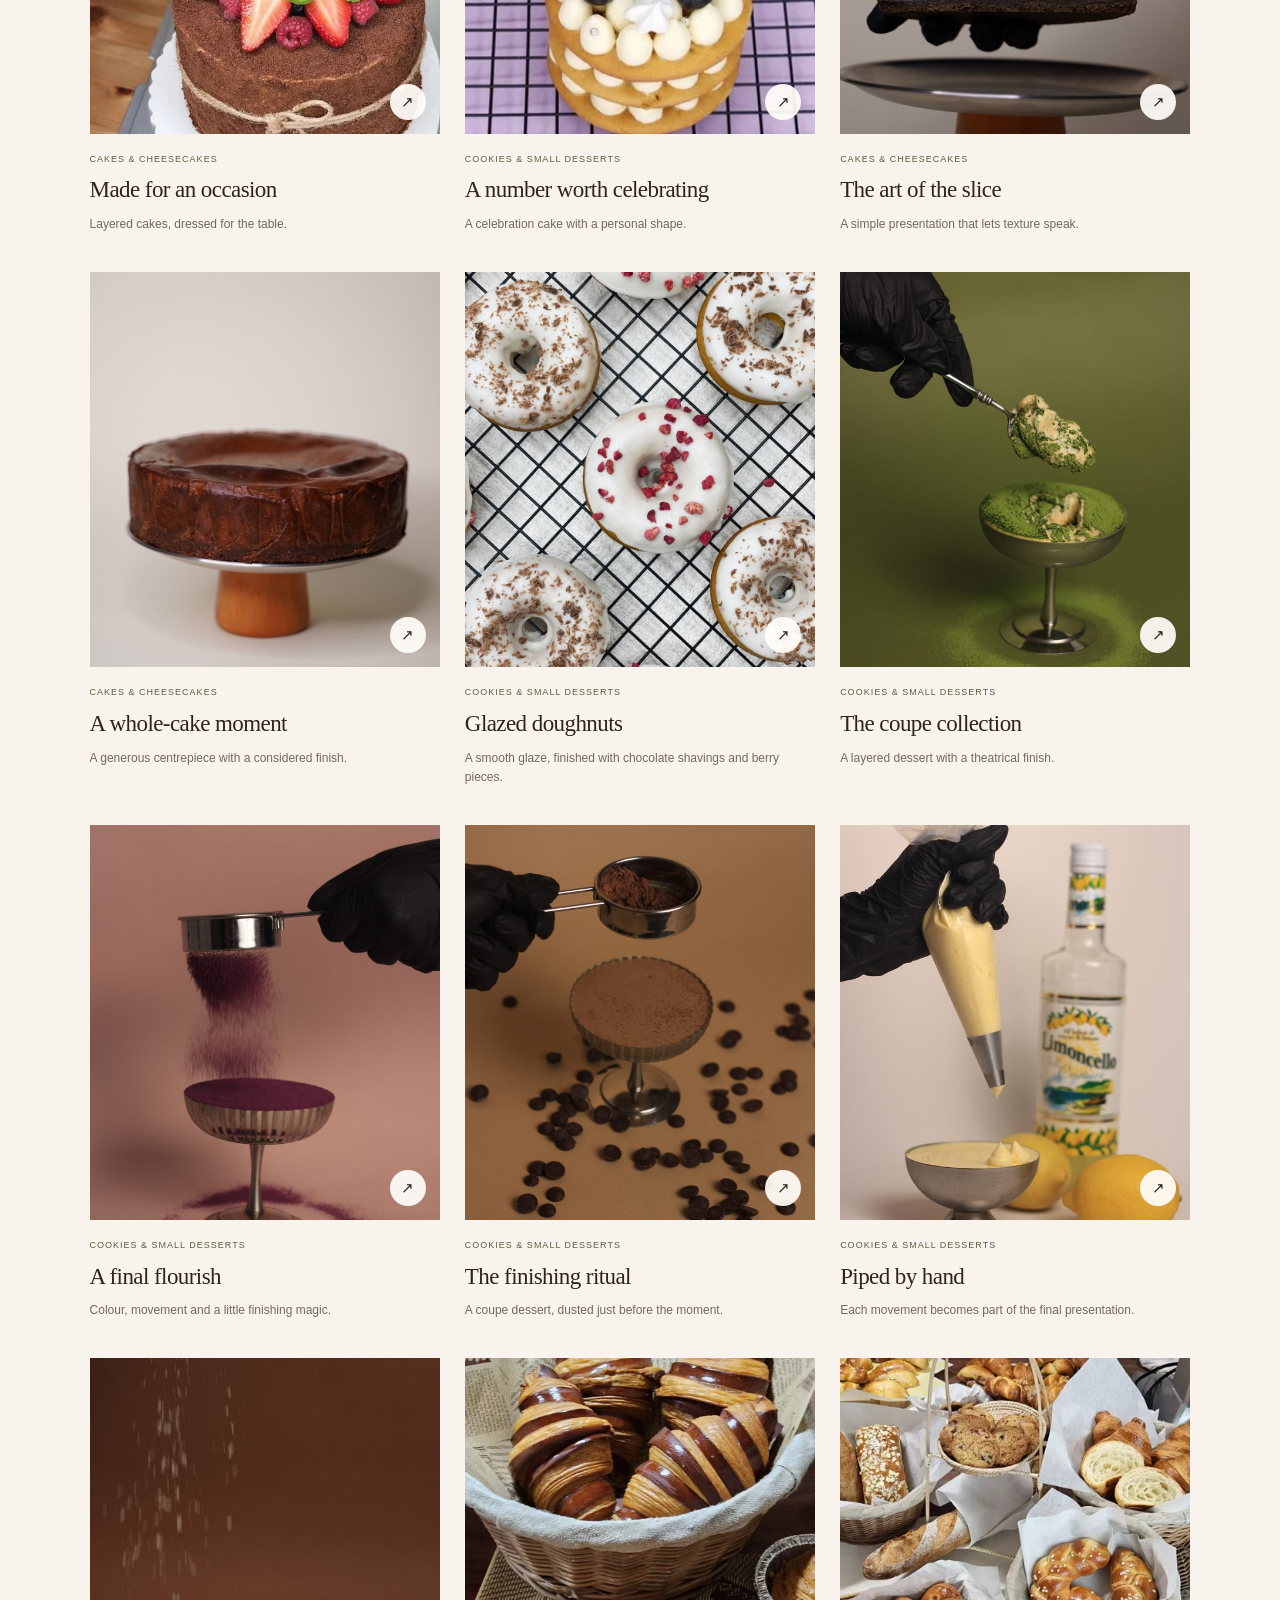
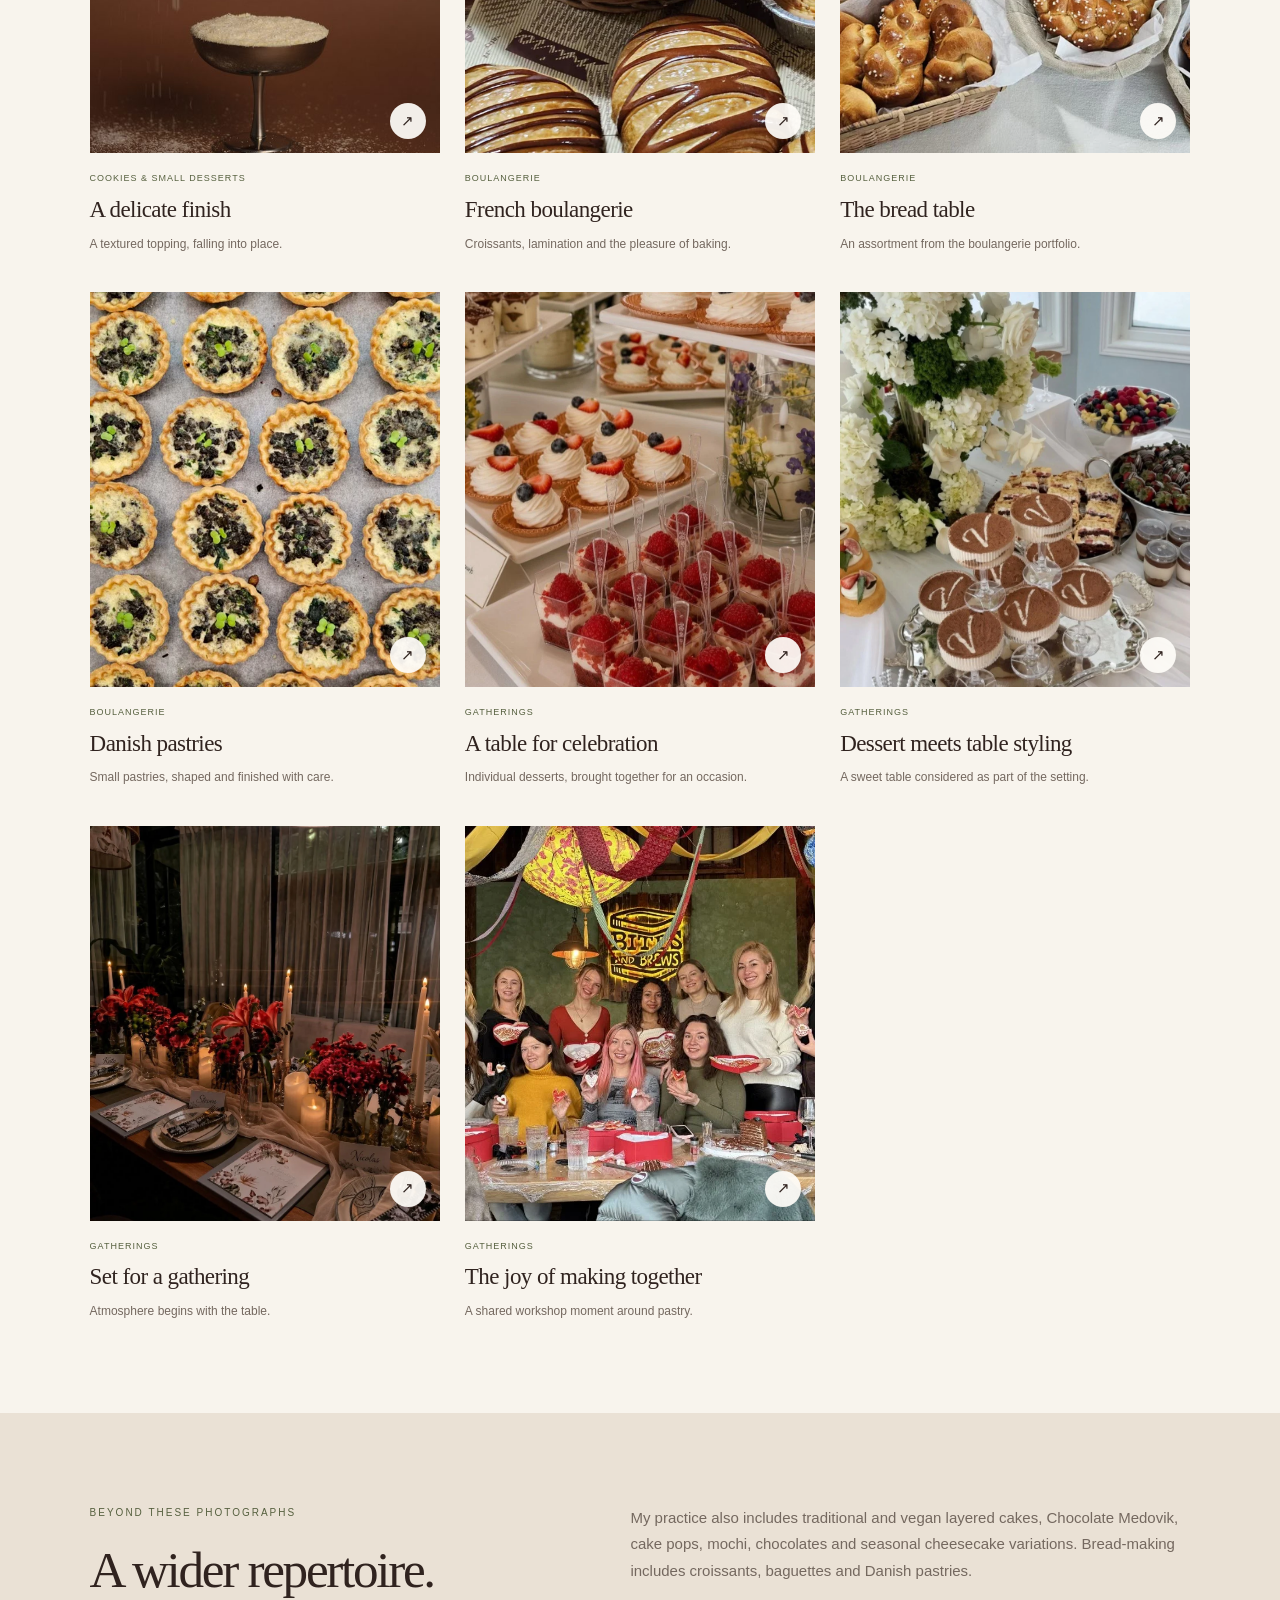
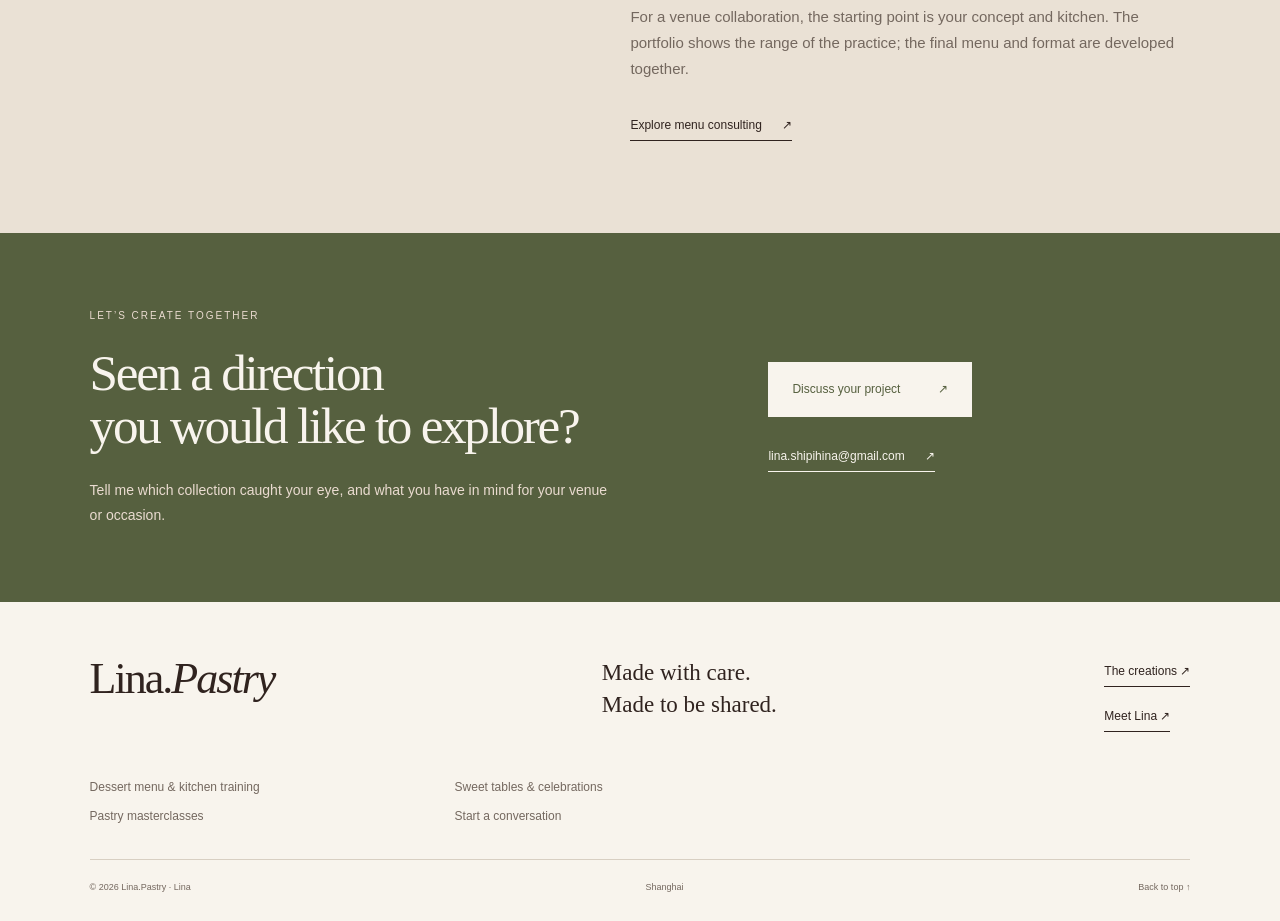
<file: creations.html>
<!doctype html>
<html lang="en"><head><meta charset="utf-8"><meta name="viewport" content="width=device-width, initial-scale=1">
<title>Creations | Lina.Pastry</title><meta name="description" content="Explore 23 Lina.Pastry creations: cakes and cheesecakes, cookies and small desserts, French boulangerie, sweet tables and workshops.">
<meta name="theme-color" content="#f8f4ed"><meta property="og:type" content="website"><meta property="og:title" content="Creations | Lina.Pastry"><meta property="og:description" content="Explore 23 Lina.Pastry creations: cakes and cheesecakes, cookies and small desserts, French boulangerie, sweet tables and workshops."><meta property="og:image" content="https://pastry-website-weld.vercel.app/assets/images/new/purple-tiramisu-studio.jpg"><link rel="canonical" href="https://pastry-website-weld.vercel.app/creations.html">
<link rel="icon" href="favicon.svg" type="image/svg+xml"><link rel="stylesheet" href="styles.css"><link rel="stylesheet" href="subpages.css"><link rel="stylesheet" href="portfolio-pages.css"></head>
<body data-page="creations" data-title-en="Creations | Lina.Pastry" data-title-zh="甜品作品 | Lina.Pastry">
<a class="skip" href="#main">Skip to content</a><div class="topline"><span data-en="SHANGHAI · DUBAI · MOSCOW · TASHKENT" data-zh="上海 · 迪拜 · 莫斯科 · 塔什干">SHANGHAI · DUBAI · MOSCOW · TASHKENT</span></div><header class="site-header"><a class="brand" href="index.html" aria-label="Lina.Pastry home">Lina.<em>Pastry</em></a><nav id="main-nav" aria-label="Main navigation"><a href="creations.html" class=""><span data-en="Creations" data-zh="甜品作品">Creations</span></a><details class="nav-services"><summary><span data-en="Services" data-zh="合作服务">Services</span><span class="nav-chevron" aria-hidden="true">+</span></summary><div class="service-submenu"><a href="index.html#services" class=""><span data-en="All services" data-zh="全部服务">All services</span></a><a href="menu-consulting.html" class=""><span data-en="Dessert menu &amp; kitchen training" data-zh="甜品菜单与厨房培训">Dessert menu &amp; kitchen training</span></a><a href="celebrations.html" class=""><span data-en="Sweet tables &amp; celebrations" data-zh="甜品台与庆祝活动">Sweet tables &amp; celebrations</span></a><a href="masterclasses.html" class=""><span data-en="Pastry masterclasses" data-zh="甜品大师课">Pastry masterclasses</span></a></div></details><a href="index.html#collaborate" class=""><span data-en="Collaborate" data-zh="合作流程">Collaborate</span></a><a href="index.html#contact" class="nav-contact"><span data-en="Get in touch" data-zh="联系 Lina">Get in touch</span></a></nav><div class="header-actions"><button id="language" aria-label="Switch to Chinese">中文</button><a href="index.html#contact" class="header-cta"><span data-en="Get in touch ↗" data-zh="联系 Lina ↗">Get in touch ↗</span></a><button id="menu-toggle" aria-label="Toggle navigation" aria-expanded="false" aria-controls="main-nav"><span></span><span></span></button></div></header>
<main id="main" class="lp-page"><section class="lp-portfolio-hero"><div><p data-en="THE ONLINE PORTFOLIO" data-zh="线上作品集" class="eyebrow">THE ONLINE PORTFOLIO</p><h1 data-en="Flavour. Form.
A little imagination." data-zh="风味，形态，
一点想象。" >Flavour. Form.
A little imagination.</h1><p data-en="From the first slice to a table full of possibilities. Explore the pastry, bread and shared moments behind Lina.Pastry." data-zh="从第一片切面，到一桌美味的可能。探索 Lina.Pastry 的甜点、面包与相聚时光。" class="lp-lead">From the first slice to a table full of possibilities. Explore the pastry, bread and shared moments behind Lina.Pastry.</p><div class="lp-inline-actions"><a class="button" href="#collection-gallery"><span data-en="Browse all 23 works" data-zh="浏览全部 23 件作品" >Browse all 23 works</span><span aria-hidden="true">↗</span></a><a class="text-link" href="chef.html"><span data-en="Meet the chef" data-zh="认识主理人" >Meet the chef</span><span aria-hidden="true">↗</span></a></div></div><div class="lp-portfolio-duo"><figure><img src="assets/images/new/purple-tiramisu-studio.jpg" alt="A coupe dessert with a carefully piped finish" data-alt-en="A coupe dessert with a carefully piped finish" data-alt-zh="高脚杯甜品与细致裱制的装饰" width="1467" height="2200" fetchpriority="high" srcset="assets/images/new/purple-tiramisu-studio-small.jpg 600w, assets/images/new/purple-tiramisu-studio.jpg 1467w" sizes="(max-width: 700px) 88vw, 42vw"></figure><figure><img src="assets/images/revisions/classic-cheesecake-stack.webp" alt="Classic cheesecake slices with a caramelised top" data-alt-en="Classic cheesecake slices with a caramelised top" data-alt-zh="焦香表面的经典芝士蛋糕切片" width="1013" height="1800" loading="lazy" srcset="assets/images/revisions/classic-cheesecake-stack-small.webp 450w, assets/images/revisions/classic-cheesecake-stack.webp 1013w" sizes="(max-width: 700px) 42vw, 22vw"></figure></div></section><section class="lp-collections lp-section"><div class="lp-section-intro"><p data-en="FOUR COLLECTIONS" data-zh="四个作品系列" class="eyebrow">FOUR COLLECTIONS</p><h2 data-en="Choose a starting point." data-zh="从喜欢的系列开始。" >Choose a starting point.</h2><p data-en="Browse by form, or let the full collection unfold below." data-zh="按形式探索，或继续向下浏览全部作品。" >Browse by form, or let the full collection unfold below.</p></div><div class="lp-collection-grid"><a class="lp-collection-card" href="#collection-gallery" data-collection-jump="cakes"><img src="assets/images/revisions/classic-cheesecake-stack.webp" alt="Cakes &amp; Cheesecakes" data-alt-en="Cakes &amp; Cheesecakes" data-alt-zh="蛋糕与芝士蛋糕" width="1013" height="1800" loading="lazy" srcset="assets/images/revisions/classic-cheesecake-stack-small.webp 450w, assets/images/revisions/classic-cheesecake-stack.webp 1013w" sizes="(max-width: 700px) 42vw, 22vw"><div><div class="lp-collection-label"><h3 data-en="Cakes &amp; Cheesecakes" data-zh="蛋糕与芝士蛋糕" >Cakes &amp; Cheesecakes</h3><span aria-hidden="true">08 ↗</span></div><p data-en="Layers, slices &amp; celebrations." data-zh="层次、切片与庆祝。" >Layers, slices &amp; celebrations.</p></div></a><a class="lp-collection-card" href="#collection-gallery" data-collection-jump="small-desserts"><img src="assets/images/revisions/cocoa-mini-cakes.webp" alt="Cookies &amp; Small Desserts" data-alt-en="Cookies &amp; Small Desserts" data-alt-zh="曲奇与小甜点" width="1013" height="1800" loading="lazy" srcset="assets/images/revisions/cocoa-mini-cakes-small.webp 450w, assets/images/revisions/cocoa-mini-cakes.webp 1013w" sizes="(max-width: 700px) 42vw, 22vw"><div><div class="lp-collection-label"><h3 data-en="Cookies &amp; Small Desserts" data-zh="曲奇与小甜点" >Cookies &amp; Small Desserts</h3><span aria-hidden="true">08 ↗</span></div><p data-en="Small bites. Thoughtful details." data-zh="小份甜点，用心细节。" >Small bites. Thoughtful details.</p></div></a><a class="lp-collection-card" href="#collection-gallery" data-collection-jump="bread"><img src="assets/images/portfolio/croissants.webp" alt="Boulangerie" data-alt-en="Boulangerie" data-alt-zh="面包烘焙" width="512" height="910" loading="lazy"><div><div class="lp-collection-label"><h3 data-en="Boulangerie" data-zh="面包烘焙" >Boulangerie</h3><span aria-hidden="true">03 ↗</span></div><p data-en="The pleasure of baking." data-zh="烘焙的乐趣。" >The pleasure of baking.</p></div></a><a class="lp-collection-card" href="#collection-gallery" data-collection-jump="events"><img src="assets/images/photo-13.webp" alt="Gatherings" data-alt-en="Gatherings" data-alt-zh="活动时光" width="853" height="1280" loading="lazy"><div><div class="lp-collection-label"><h3 data-en="Gatherings" data-zh="活动时光" >Gatherings</h3><span aria-hidden="true">04 ↗</span></div><p data-en="Made to bring people together." data-zh="为相聚而作。" >Made to bring people together.</p></div></a></div></section><section class="lp-portfolio-gallery lp-section" id="collection-gallery"><div class="lp-gallery-heading"><div><p data-en="THE SELECTED WORK" data-zh="精选作品" class="eyebrow">THE SELECTED WORK</p><h2 data-en="A closer look." data-zh="凑近一点。" >A closer look.</h2></div><p data-en="Open a photograph to explore the details." data-zh="打开照片，探索更多细节。" >Open a photograph to explore the details.</p></div><div class="lp-filters" role="group" aria-label="Filter the portfolio" data-aria-en="Filter the portfolio" data-aria-zh="筛选作品"><button type="button" data-portfolio-filter="all" aria-pressed="true"><span data-en="All works" data-zh="全部作品" >All works</span></button><button type="button" data-portfolio-filter="cakes" aria-pressed="false"><span data-en="Cakes &amp; Cheesecakes" data-zh="蛋糕与芝士蛋糕" >Cakes &amp; Cheesecakes</span></button><button type="button" data-portfolio-filter="small-desserts" aria-pressed="false"><span data-en="Cookies &amp; Small Desserts" data-zh="曲奇与小甜点" >Cookies &amp; Small Desserts</span></button><button type="button" data-portfolio-filter="bread" aria-pressed="false"><span data-en="Boulangerie" data-zh="面包烘焙" >Boulangerie</span></button><button type="button" data-portfolio-filter="events" aria-pressed="false"><span data-en="Gatherings" data-zh="活动时光" >Gatherings</span></button></div><div class="lp-collection-context"><div data-collection-context="all"><h3 data-en="A practice across pastry, bread and occasions." data-zh="跨越甜点、面包与活动的创作。" >A practice across pastry, bread and occasions.</h3><p data-en="23 selected works, from single portions to shared tables. Each image is a starting point for a conversation about what could suit your venue." data-zh="23 件精选作品，从独立份甜点到共享餐桌。每一张照片，都可以成为讨论场地甜品方向的起点。" >23 selected works, from single portions to shared tables. Each image is a starting point for a conversation about what could suit your venue.</p></div><div data-collection-context="cakes" hidden><h3 data-en="Layers, slices &amp; celebrations." data-zh="层次、切片与庆祝。" >Layers, slices &amp; celebrations.</h3><p data-en="Layered cakes, celebration cakes and cheesecakes, from whole centrepieces to individual slices. Explore the textures, layers and finishes." data-zh="夹层蛋糕、庆祝蛋糕与芝士蛋糕，从完整蛋糕到独立切片，探索丰富的质地、层次与装饰。" >Layered cakes, celebration cakes and cheesecakes, from whole centrepieces to individual slices. Explore the textures, layers and finishes.</p></div><div data-collection-context="small-desserts" hidden><h3 data-en="Small bites. Thoughtful details." data-zh="小份甜点，用心细节。" >Small bites. Thoughtful details.</h3><p data-en="Cream cookies, glazed doughnuts and individual desserts in a coupe. Small formats, carefully finished for a sweet moment or a shared table." data-zh="奶油曲奇、糖霜甜甜圈与高脚杯独立份甜品。小巧的形式、细致的装饰，为片刻甜蜜或一桌分享而作。" >Cream cookies, glazed doughnuts and individual desserts in a coupe. Small formats, carefully finished for a sweet moment or a shared table.</p></div><div data-collection-context="bread" hidden><h3 data-en="The pleasure of baking." data-zh="烘焙的乐趣。" >The pleasure of baking.</h3><p data-en="Croissants, breads and Danish pastries. French boulangerie complements the pastry practice with dough, lamination and a different kind of texture." data-zh="可颂、面包与丹麦酥。法式面包以面团、起酥与不同的质地，丰富甜点创作。" >Croissants, breads and Danish pastries. French boulangerie complements the pastry practice with dough, lamination and a different kind of texture.</p></div><div data-collection-context="events" hidden><h3 data-en="Made to bring people together." data-zh="为相聚而作。" >Made to bring people together.</h3><p data-en="Sweet tables, table styling and workshops. These moments show how individual creations become part of a shared experience." data-zh="甜品台、餐桌布置与工作坊。让独立的甜品创作，成为共同体验的一部分。" >Sweet tables, table styling and workshops. These moments show how individual creations become part of a shared experience.</p></div><p id="portfolio-count" aria-live="polite" aria-atomic="true">23 works</p></div><div class="lp-gallery"><figure class="lp-piece" data-portfolio-category="cakes"><button class="lp-piece-open" type="button" data-portfolio-index="0" aria-label="The classic cheesecake"><img src="assets/images/revisions/classic-cheesecake-stack.webp" alt="The classic cheesecake" data-alt-en="The classic cheesecake" data-alt-zh="经典芝士蛋糕" width="1013" height="1800" loading="lazy" srcset="assets/images/revisions/classic-cheesecake-stack-small.webp 450w, assets/images/revisions/classic-cheesecake-stack.webp 1013w" sizes="(max-width: 500px) 88vw, (max-width: 900px) 43vw, 28vw"><span class="lp-piece-zoom" aria-hidden="true">↗</span></button><figcaption><p data-en="Cakes &amp; Cheesecakes" data-zh="蛋糕与芝士蛋糕" class="lp-piece-category">Cakes &amp; Cheesecakes</p><h3 data-en="The classic cheesecake" data-zh="经典芝士蛋糕" >The classic cheesecake</h3><p data-en="Two generous slices, with a caramelised top and creamy centre." data-zh="两片丰厚切块，焦香表面与细腻内心。" class="lp-piece-detail">Two generous slices, with a caramelised top and creamy centre.</p></figcaption></figure><figure class="lp-piece" data-portfolio-category="small-desserts"><button class="lp-piece-open" type="button" data-portfolio-index="1" aria-label="Cream cookies — a cocoa finish"><img src="assets/images/revisions/cocoa-mini-cakes.webp" alt="Cream cookies — a cocoa finish" data-alt-en="Cream cookies — a cocoa finish" data-alt-zh="奶油曲奇，可可点缀" width="1013" height="1800" loading="lazy" srcset="assets/images/revisions/cocoa-mini-cakes-small.webp 450w, assets/images/revisions/cocoa-mini-cakes.webp 1013w" sizes="(max-width: 500px) 88vw, (max-width: 900px) 43vw, 28vw"><span class="lp-piece-zoom" aria-hidden="true">↗</span></button><figcaption><p data-en="Cookies &amp; Small Desserts" data-zh="曲奇与小甜点" class="lp-piece-category">Cookies &amp; Small Desserts</p><h3 data-en="Cream cookies — a cocoa finish" data-zh="奶油曲奇，可可点缀" >Cream cookies — a cocoa finish</h3><p data-en="Cream-topped cookies with a delicate dusting of cocoa." data-zh="曲奇配上裱花奶油，再轻撒一层可可粉。" class="lp-piece-detail">Cream-topped cookies with a delicate dusting of cocoa.</p></figcaption></figure><figure class="lp-piece" data-portfolio-category="cakes"><button class="lp-piece-open" type="button" data-portfolio-index="2" aria-label="A closer look at texture"><img src="assets/images/revisions/green-cheesecake-held.webp" alt="A closer look at texture" data-alt-en="A closer look at texture" data-alt-zh="近看细腻质地" width="1013" height="1800" loading="lazy" srcset="assets/images/revisions/green-cheesecake-held-small.webp 450w, assets/images/revisions/green-cheesecake-held.webp 1013w" sizes="(max-width: 500px) 88vw, (max-width: 900px) 43vw, 28vw"><span class="lp-piece-zoom" aria-hidden="true">↗</span></button><figcaption><p data-en="Cakes &amp; Cheesecakes" data-zh="蛋糕与芝士蛋糕" class="lp-piece-category">Cakes &amp; Cheesecakes</p><h3 data-en="A closer look at texture" data-zh="近看细腻质地" >A closer look at texture</h3><p data-en="A green cheesecake slice, held up to reveal its centre." data-zh="托起绿色芝士蛋糕切片，展现内里的细腻。" class="lp-piece-detail">A green cheesecake slice, held up to reveal its centre.</p></figcaption></figure><figure class="lp-piece" data-portfolio-category="cakes"><button class="lp-piece-open" type="button" data-portfolio-index="3" aria-label="A seasonal cake with figs"><img src="assets/images/revisions/seasonal-fig-cake.webp" alt="A seasonal cake with figs" data-alt-en="A seasonal cake with figs" data-alt-zh="无花果时令蛋糕" width="1350" height="1800" loading="lazy" srcset="assets/images/revisions/seasonal-fig-cake-small.webp 600w, assets/images/revisions/seasonal-fig-cake.webp 1350w" sizes="(max-width: 500px) 88vw, (max-width: 900px) 43vw, 28vw"><span class="lp-piece-zoom" aria-hidden="true">↗</span></button><figcaption><p data-en="Cakes &amp; Cheesecakes" data-zh="蛋糕与芝士蛋糕" class="lp-piece-category">Cakes &amp; Cheesecakes</p><h3 data-en="A seasonal cake with figs" data-zh="无花果时令蛋糕" >A seasonal cake with figs</h3><p data-en="Sliced cake, piped cream and fresh figs for the table." data-zh="切块蛋糕、裱花奶油与鲜无花果，呈现餐桌美味。" class="lp-piece-detail">Sliced cake, piped cream and fresh figs for the table.</p></figcaption></figure><figure class="lp-piece" data-portfolio-category="cakes"><button class="lp-piece-open" type="button" data-portfolio-index="4" aria-label="Layer upon layer"><img src="assets/images/portfolio/chocolate-layer-cake.webp" alt="Layer upon layer" data-alt-en="Layer upon layer" data-alt-zh="层层叠叠" width="672" height="1210" loading="lazy"><span class="lp-piece-zoom" aria-hidden="true">↗</span></button><figcaption><p data-en="Cakes &amp; Cheesecakes" data-zh="蛋糕与芝士蛋糕" class="lp-piece-category">Cakes &amp; Cheesecakes</p><h3 data-en="Layer upon layer" data-zh="层层叠叠" >Layer upon layer</h3><p data-en="Thin cake layers and cream, composed as one." data-zh="薄蛋糕片与奶油，层层组合。" class="lp-piece-detail">Thin cake layers and cream, composed as one.</p></figcaption></figure><figure class="lp-piece" data-portfolio-category="cakes"><button class="lp-piece-open" type="button" data-portfolio-index="5" aria-label="Colour between the layers"><img src="assets/images/portfolio/colourful-layer-cake.webp" alt="Colour between the layers" data-alt-en="Colour between the layers" data-alt-zh="层次之间的色彩" width="681" height="1210" loading="lazy"><span class="lp-piece-zoom" aria-hidden="true">↗</span></button><figcaption><p data-en="Cakes &amp; Cheesecakes" data-zh="蛋糕与芝士蛋糕" class="lp-piece-category">Cakes &amp; Cheesecakes</p><h3 data-en="Colour between the layers" data-zh="层次之间的色彩" >Colour between the layers</h3><p data-en="A playful approach to the layered cake." data-zh="以轻松趣味演绎夹层蛋糕。" class="lp-piece-detail">A playful approach to the layered cake.</p></figcaption></figure><figure class="lp-piece" data-portfolio-category="cakes"><button class="lp-piece-open" type="button" data-portfolio-index="6" aria-label="Made for an occasion"><img src="assets/images/portfolio/celebration-layer-cake.webp" alt="Made for an occasion" data-alt-en="Made for an occasion" data-alt-zh="为庆祝而作" width="540" height="720" loading="lazy"><span class="lp-piece-zoom" aria-hidden="true">↗</span></button><figcaption><p data-en="Cakes &amp; Cheesecakes" data-zh="蛋糕与芝士蛋糕" class="lp-piece-category">Cakes &amp; Cheesecakes</p><h3 data-en="Made for an occasion" data-zh="为庆祝而作" >Made for an occasion</h3><p data-en="Layered cakes, dressed for the table." data-zh="为餐桌盛装呈现的夹层蛋糕。" class="lp-piece-detail">Layered cakes, dressed for the table.</p></figcaption></figure><figure class="lp-piece" data-portfolio-category="small-desserts"><button class="lp-piece-open" type="button" data-portfolio-index="7" aria-label="A number worth celebrating"><img src="assets/images/portfolio/number-cakes.webp" alt="A number worth celebrating" data-alt-en="A number worth celebrating" data-alt-zh="值得庆祝的数字" width="560" height="375" loading="lazy"><span class="lp-piece-zoom" aria-hidden="true">↗</span></button><figcaption><p data-en="Cookies &amp; Small Desserts" data-zh="曲奇与小甜点" class="lp-piece-category">Cookies &amp; Small Desserts</p><h3 data-en="A number worth celebrating" data-zh="值得庆祝的数字" >A number worth celebrating</h3><p data-en="A celebration cake with a personal shape." data-zh="以特别的形状，呈现庆祝蛋糕。" class="lp-piece-detail">A celebration cake with a personal shape.</p></figcaption></figure><figure class="lp-piece" data-portfolio-category="cakes"><button class="lp-piece-open" type="button" data-portfolio-index="8" aria-label="The art of the slice"><img src="assets/images/new/dark-cheesecake-handheld.jpg" alt="The art of the slice" data-alt-en="The art of the slice" data-alt-zh="切片的艺术" width="1238" height="2200" loading="lazy" srcset="assets/images/new/dark-cheesecake-handheld-small.jpg 506w, assets/images/new/dark-cheesecake-handheld.jpg 1238w" sizes="(max-width: 500px) 88vw, (max-width: 900px) 43vw, 28vw"><span class="lp-piece-zoom" aria-hidden="true">↗</span></button><figcaption><p data-en="Cakes &amp; Cheesecakes" data-zh="蛋糕与芝士蛋糕" class="lp-piece-category">Cakes &amp; Cheesecakes</p><h3 data-en="The art of the slice" data-zh="切片的艺术" >The art of the slice</h3><p data-en="A simple presentation that lets texture speak." data-zh="以简洁呈现，让质地表达。" class="lp-piece-detail">A simple presentation that lets texture speak.</p></figcaption></figure><figure class="lp-piece" data-portfolio-category="cakes"><button class="lp-piece-open" type="button" data-portfolio-index="9" aria-label="A whole-cake moment"><img src="assets/images/new/chocolate-basque-cheesecake.jpg" alt="A whole-cake moment" data-alt-en="A whole-cake moment" data-alt-zh="完整蛋糕的片刻" width="1238" height="2200" loading="lazy" srcset="assets/images/new/chocolate-basque-cheesecake-small.jpg 506w, assets/images/new/chocolate-basque-cheesecake.jpg 1238w" sizes="(max-width: 500px) 88vw, (max-width: 900px) 43vw, 28vw"><span class="lp-piece-zoom" aria-hidden="true">↗</span></button><figcaption><p data-en="Cakes &amp; Cheesecakes" data-zh="蛋糕与芝士蛋糕" class="lp-piece-category">Cakes &amp; Cheesecakes</p><h3 data-en="A whole-cake moment" data-zh="完整蛋糕的片刻" >A whole-cake moment</h3><p data-en="A generous centrepiece with a considered finish." data-zh="丰盛的餐桌焦点，用心收尾。" class="lp-piece-detail">A generous centrepiece with a considered finish.</p></figcaption></figure><figure class="lp-piece" data-portfolio-category="small-desserts"><button class="lp-piece-open" type="button" data-portfolio-index="10" aria-label="Glazed doughnuts"><img src="assets/images/portfolio/decorated-mini-cakes.webp" alt="Glazed doughnuts" data-alt-en="Glazed doughnuts" data-alt-zh="糖霜甜甜圈" width="908" height="1210" loading="lazy"><span class="lp-piece-zoom" aria-hidden="true">↗</span></button><figcaption><p data-en="Cookies &amp; Small Desserts" data-zh="曲奇与小甜点" class="lp-piece-category">Cookies &amp; Small Desserts</p><h3 data-en="Glazed doughnuts" data-zh="糖霜甜甜圈" >Glazed doughnuts</h3><p data-en="A smooth glaze, finished with chocolate shavings and berry pieces." data-zh="光滑糖霜，点缀巧克力碎与莓果碎。" class="lp-piece-detail">A smooth glaze, finished with chocolate shavings and berry pieces.</p></figcaption></figure><figure class="lp-piece" data-portfolio-category="small-desserts"><button class="lp-piece-open" type="button" data-portfolio-index="11" aria-label="The coupe collection"><img src="assets/images/new/green-tiramisu-coupe.jpg" alt="The coupe collection" data-alt-en="The coupe collection" data-alt-zh="高脚杯甜品系列" width="1467" height="2200" loading="lazy" srcset="assets/images/new/green-tiramisu-coupe-small.jpg 600w, assets/images/new/green-tiramisu-coupe.jpg 1467w" sizes="(max-width: 500px) 88vw, (max-width: 900px) 43vw, 28vw"><span class="lp-piece-zoom" aria-hidden="true">↗</span></button><figcaption><p data-en="Cookies &amp; Small Desserts" data-zh="曲奇与小甜点" class="lp-piece-category">Cookies &amp; Small Desserts</p><h3 data-en="The coupe collection" data-zh="高脚杯甜品系列" >The coupe collection</h3><p data-en="A layered dessert with a theatrical finish." data-zh="层叠甜品，加上一笔点睛。" class="lp-piece-detail">A layered dessert with a theatrical finish.</p></figcaption></figure><figure class="lp-piece" data-portfolio-category="small-desserts"><button class="lp-piece-open" type="button" data-portfolio-index="12" aria-label="A final flourish"><img src="assets/images/new/purple-tiramisu-studio.jpg" alt="A final flourish" data-alt-en="A final flourish" data-alt-zh="最后的点缀" width="1467" height="2200" loading="lazy" srcset="assets/images/new/purple-tiramisu-studio-small.jpg 600w, assets/images/new/purple-tiramisu-studio.jpg 1467w" sizes="(max-width: 500px) 88vw, (max-width: 900px) 43vw, 28vw"><span class="lp-piece-zoom" aria-hidden="true">↗</span></button><figcaption><p data-en="Cookies &amp; Small Desserts" data-zh="曲奇与小甜点" class="lp-piece-category">Cookies &amp; Small Desserts</p><h3 data-en="A final flourish" data-zh="最后的点缀" >A final flourish</h3><p data-en="Colour, movement and a little finishing magic." data-zh="色彩、动作与收尾的巧思。" class="lp-piece-detail">Colour, movement and a little finishing magic.</p></figcaption></figure><figure class="lp-piece" data-portfolio-category="small-desserts"><button class="lp-piece-open" type="button" data-portfolio-index="13" aria-label="The finishing ritual"><img src="assets/images/new/coffee-tiramisu-dusting.jpg" alt="The finishing ritual" data-alt-en="The finishing ritual" data-alt-zh="收尾的仪式" width="1467" height="2200" loading="lazy" srcset="assets/images/new/coffee-tiramisu-dusting-small.jpg 600w, assets/images/new/coffee-tiramisu-dusting.jpg 1467w" sizes="(max-width: 500px) 88vw, (max-width: 900px) 43vw, 28vw"><span class="lp-piece-zoom" aria-hidden="true">↗</span></button><figcaption><p data-en="Cookies &amp; Small Desserts" data-zh="曲奇与小甜点" class="lp-piece-category">Cookies &amp; Small Desserts</p><h3 data-en="The finishing ritual" data-zh="收尾的仪式" >The finishing ritual</h3><p data-en="A coupe dessert, dusted just before the moment." data-zh="高脚杯甜品，上桌前的最后点缀。" class="lp-piece-detail">A coupe dessert, dusted just before the moment.</p></figcaption></figure><figure class="lp-piece" data-portfolio-category="small-desserts"><button class="lp-piece-open" type="button" data-portfolio-index="14" aria-label="Piped by hand"><img src="assets/images/new/lemon-tiramisu-studio.jpg" alt="Piped by hand" data-alt-en="Piped by hand" data-alt-zh="手工裱制" width="1467" height="2200" loading="lazy" srcset="assets/images/new/lemon-tiramisu-studio-small.jpg 600w, assets/images/new/lemon-tiramisu-studio.jpg 1467w" sizes="(max-width: 500px) 88vw, (max-width: 900px) 43vw, 28vw"><span class="lp-piece-zoom" aria-hidden="true">↗</span></button><figcaption><p data-en="Cookies &amp; Small Desserts" data-zh="曲奇与小甜点" class="lp-piece-category">Cookies &amp; Small Desserts</p><h3 data-en="Piped by hand" data-zh="手工裱制" >Piped by hand</h3><p data-en="Each movement becomes part of the final presentation." data-zh="每一个动作，都成为呈现的一部分。" class="lp-piece-detail">Each movement becomes part of the final presentation.</p></figcaption></figure><figure class="lp-piece" data-portfolio-category="small-desserts"><button class="lp-piece-open" type="button" data-portfolio-index="15" aria-label="A delicate finish"><img src="assets/images/new/coconut-tiramisu-dusting.jpg" alt="A delicate finish" data-alt-en="A delicate finish" data-alt-zh="轻盈的收尾" width="1467" height="2200" loading="lazy" srcset="assets/images/new/coconut-tiramisu-dusting-small.jpg 600w, assets/images/new/coconut-tiramisu-dusting.jpg 1467w" sizes="(max-width: 500px) 88vw, (max-width: 900px) 43vw, 28vw"><span class="lp-piece-zoom" aria-hidden="true">↗</span></button><figcaption><p data-en="Cookies &amp; Small Desserts" data-zh="曲奇与小甜点" class="lp-piece-category">Cookies &amp; Small Desserts</p><h3 data-en="A delicate finish" data-zh="轻盈的收尾" >A delicate finish</h3><p data-en="A textured topping, falling into place." data-zh="细碎装饰，轻轻落下。" class="lp-piece-detail">A textured topping, falling into place.</p></figcaption></figure><figure class="lp-piece" data-portfolio-category="bread"><button class="lp-piece-open" type="button" data-portfolio-index="16" aria-label="French boulangerie"><img src="assets/images/portfolio/croissants.webp" alt="French boulangerie" data-alt-en="French boulangerie" data-alt-zh="法式面包烘焙" width="512" height="910" loading="lazy"><span class="lp-piece-zoom" aria-hidden="true">↗</span></button><figcaption><p data-en="Boulangerie" data-zh="面包烘焙" class="lp-piece-category">Boulangerie</p><h3 data-en="French boulangerie" data-zh="法式面包烘焙" >French boulangerie</h3><p data-en="Croissants, lamination and the pleasure of baking." data-zh="可颂、起酥与烘焙的乐趣。" class="lp-piece-detail">Croissants, lamination and the pleasure of baking.</p></figcaption></figure><figure class="lp-piece" data-portfolio-category="bread"><button class="lp-piece-open" type="button" data-portfolio-index="17" aria-label="The bread table"><img src="assets/images/portfolio/bread-basket.webp" alt="The bread table" data-alt-en="The bread table" data-alt-zh="面包的一桌" width="910" height="512" loading="lazy"><span class="lp-piece-zoom" aria-hidden="true">↗</span></button><figcaption><p data-en="Boulangerie" data-zh="面包烘焙" class="lp-piece-category">Boulangerie</p><h3 data-en="The bread table" data-zh="面包的一桌" >The bread table</h3><p data-en="An assortment from the boulangerie portfolio." data-zh="面包作品集中的丰富组合。" class="lp-piece-detail">An assortment from the boulangerie portfolio.</p></figcaption></figure><figure class="lp-piece" data-portfolio-category="bread"><button class="lp-piece-open" type="button" data-portfolio-index="18" aria-label="Danish pastries"><img src="assets/images/portfolio/danish-pastries.webp" alt="Danish pastries" data-alt-en="Danish pastries" data-alt-zh="丹麦酥点" width="512" height="998" loading="lazy"><span class="lp-piece-zoom" aria-hidden="true">↗</span></button><figcaption><p data-en="Boulangerie" data-zh="面包烘焙" class="lp-piece-category">Boulangerie</p><h3 data-en="Danish pastries" data-zh="丹麦酥点" >Danish pastries</h3><p data-en="Small pastries, shaped and finished with care." data-zh="用心塑形与装饰的小酥点。" class="lp-piece-detail">Small pastries, shaped and finished with care.</p></figcaption></figure><figure class="lp-piece" data-portfolio-category="events"><button class="lp-piece-open" type="button" data-portfolio-index="19" aria-label="A table for celebration"><img src="assets/images/photo-13.webp" alt="A table for celebration" data-alt-en="A table for celebration" data-alt-zh="庆祝的甜品台" width="853" height="1280" loading="lazy"><span class="lp-piece-zoom" aria-hidden="true">↗</span></button><figcaption><p data-en="Gatherings" data-zh="活动时光" class="lp-piece-category">Gatherings</p><h3 data-en="A table for celebration" data-zh="庆祝的甜品台" >A table for celebration</h3><p data-en="Individual desserts, brought together for an occasion." data-zh="以独立份甜点，共同呈现庆祝时刻。" class="lp-piece-detail">Individual desserts, brought together for an occasion.</p></figcaption></figure><figure class="lp-piece" data-portfolio-category="events"><button class="lp-piece-open" type="button" data-portfolio-index="20" aria-label="Dessert meets table styling"><img src="assets/images/photo-14.webp" alt="Dessert meets table styling" data-alt-en="Dessert meets table styling" data-alt-zh="甜品与餐桌布置" width="897" height="1280" loading="lazy"><span class="lp-piece-zoom" aria-hidden="true">↗</span></button><figcaption><p data-en="Gatherings" data-zh="活动时光" class="lp-piece-category">Gatherings</p><h3 data-en="Dessert meets table styling" data-zh="甜品与餐桌布置" >Dessert meets table styling</h3><p data-en="A sweet table considered as part of the setting." data-zh="将甜品台作为场景的一部分来构思。" class="lp-piece-detail">A sweet table considered as part of the setting.</p></figcaption></figure><figure class="lp-piece" data-portfolio-category="events"><button class="lp-piece-open" type="button" data-portfolio-index="21" aria-label="Set for a gathering"><img src="assets/images/photo-15.webp" alt="Set for a gathering" data-alt-en="Set for a gathering" data-alt-zh="为相聚而布置" width="954" height="1280" loading="lazy"><span class="lp-piece-zoom" aria-hidden="true">↗</span></button><figcaption><p data-en="Gatherings" data-zh="活动时光" class="lp-piece-category">Gatherings</p><h3 data-en="Set for a gathering" data-zh="为相聚而布置" >Set for a gathering</h3><p data-en="Atmosphere begins with the table." data-zh="氛围，从餐桌开始。" class="lp-piece-detail">Atmosphere begins with the table.</p></figcaption></figure><figure class="lp-piece" data-portfolio-category="events"><button class="lp-piece-open" type="button" data-portfolio-index="22" aria-label="The joy of making together"><img src="assets/images/photo-19.webp" alt="The joy of making together" data-alt-en="The joy of making together" data-alt-zh="共同制作的喜悦" width="1280" height="721" loading="lazy"><span class="lp-piece-zoom" aria-hidden="true">↗</span></button><figcaption><p data-en="Gatherings" data-zh="活动时光" class="lp-piece-category">Gatherings</p><h3 data-en="The joy of making together" data-zh="共同制作的喜悦" >The joy of making together</h3><p data-en="A shared workshop moment around pastry." data-zh="围绕甜品，共享工作坊时光。" class="lp-piece-detail">A shared workshop moment around pastry.</p></figcaption></figure></div></section><section class="lp-range lp-section"><div><p data-en="BEYOND THESE PHOTOGRAPHS" data-zh="照片之外" class="eyebrow">BEYOND THESE PHOTOGRAPHS</p><h2 data-en="A wider repertoire." data-zh="更多创作的可能。" >A wider repertoire.</h2></div><div><p data-en="My practice also includes traditional and vegan layered cakes, Chocolate Medovik, cake pops, mochi, chocolates and seasonal cheesecake variations. Bread-making includes croissants, baguettes and Danish pastries." data-zh="我的创作还涵盖传统与纯素夹层蛋糕、巧克力蜂蜜千层、蛋糕棒棒糖、麻薯、巧克力及应季芝士蛋糕变化。面包制作包括可颂、法棍与丹麦酥。" >My practice also includes traditional and vegan layered cakes, Chocolate Medovik, cake pops, mochi, chocolates and seasonal cheesecake variations. Bread-making includes croissants, baguettes and Danish pastries.</p><p data-en="For a venue collaboration, the starting point is your concept and kitchen. The portfolio shows the range of the practice; the final menu and format are developed together." data-zh="场地合作从您的定位与厨房条件出发。作品集呈现创作范围，最终菜单与形式则通过共同讨论确定。" >For a venue collaboration, the starting point is your concept and kitchen. The portfolio shows the range of the practice; the final menu and format are developed together.</p><a class="text-link" href="menu-consulting.html"><span data-en="Explore menu consulting" data-zh="了解菜单顾问服务" >Explore menu consulting</span><span aria-hidden="true">↗</span></a></div></section><section class="lp-contact-band"><div><p data-en="LET’S CREATE TOGETHER" data-zh="一起创作" class="eyebrow">LET’S CREATE TOGETHER</p><h2 data-en="Seen a direction
you would like to explore?" data-zh="找到了
想探索的方向？" >Seen a direction
you would like to explore?</h2><p data-en="Tell me which collection caught your eye, and what you have in mind for your venue or occasion." data-zh="告诉我哪个系列吸引了您，以及对场地或活动的想法。" >Tell me which collection caught your eye, and what you have in mind for your venue or occasion.</p></div><div class="lp-contact-actions"><a class="button" href="index.html#contact"><span data-en="Discuss your project" data-zh="聊聊您的项目" >Discuss your project</span><span aria-hidden="true">↗</span></a><a class="text-link" href="mailto:lina.shipihina@gmail.com">lina.shipihina@gmail.com <span aria-hidden="true">↗</span></a></div></section><dialog id="portfolio-dialog" class="lp-dialog" aria-labelledby="portfolio-dialog-title"><button type="button" id="portfolio-close" class="lp-dialog-close" aria-label="Close image" data-aria-en="Close image" data-aria-zh="关闭图片">×</button><div class="lp-dialog-stage"><button type="button" id="portfolio-previous" aria-label="Previous image" data-aria-en="Previous image" data-aria-zh="上一张">←</button><img id="portfolio-dialog-image" alt=""><button type="button" id="portfolio-next" aria-label="Next image" data-aria-en="Next image" data-aria-zh="下一张">→</button></div><div class="lp-dialog-caption"><div><h3 id="portfolio-dialog-title"></h3><p id="portfolio-dialog-detail"></p></div><span id="portfolio-dialog-count" aria-live="polite"></span></div></dialog></main>
<footer><div class="footer-top"><a class="brand" href="index.html">Lina.<em>Pastry</em></a><p><span data-en="Made with care.
Made to be shared." data-zh="用心制作，
为分享而作。">Made with care.
Made to be shared.</span></p><div><a href="creations.html" class="text-link"><span data-en="The creations ↗" data-zh="甜品作品 ↗">The creations ↗</span></a><a href="chef.html" class="text-link"><span data-en="Meet Lina ↗" data-zh="认识 Lina ↗">Meet Lina ↗</span></a></div></div><div class="footer-service-links"><a href="menu-consulting.html" class=""><span data-en="Dessert menu &amp; kitchen training" data-zh="甜品菜单与厨房培训">Dessert menu &amp; kitchen training</span></a><a href="celebrations.html" class=""><span data-en="Sweet tables &amp; celebrations" data-zh="甜品台与庆祝活动">Sweet tables &amp; celebrations</span></a><a href="masterclasses.html" class=""><span data-en="Pastry masterclasses" data-zh="甜品大师课">Pastry masterclasses</span></a><a href="index.html#contact" class=""><span data-en="Start a conversation" data-zh="聊聊合作">Start a conversation</span></a></div><div class="footer-bottom"><span>© <span id="year">2026</span> Lina.Pastry · Lina</span><span data-en="Shanghai" data-zh="上海">Shanghai</span><a href="#"><span data-en="Back to top ↑" data-zh="返回顶部 ↑">Back to top ↑</span></a></div></footer>
<script src="subpages.js" defer></script><script src="portfolio-pages.js" defer></script></body></html>
</file>
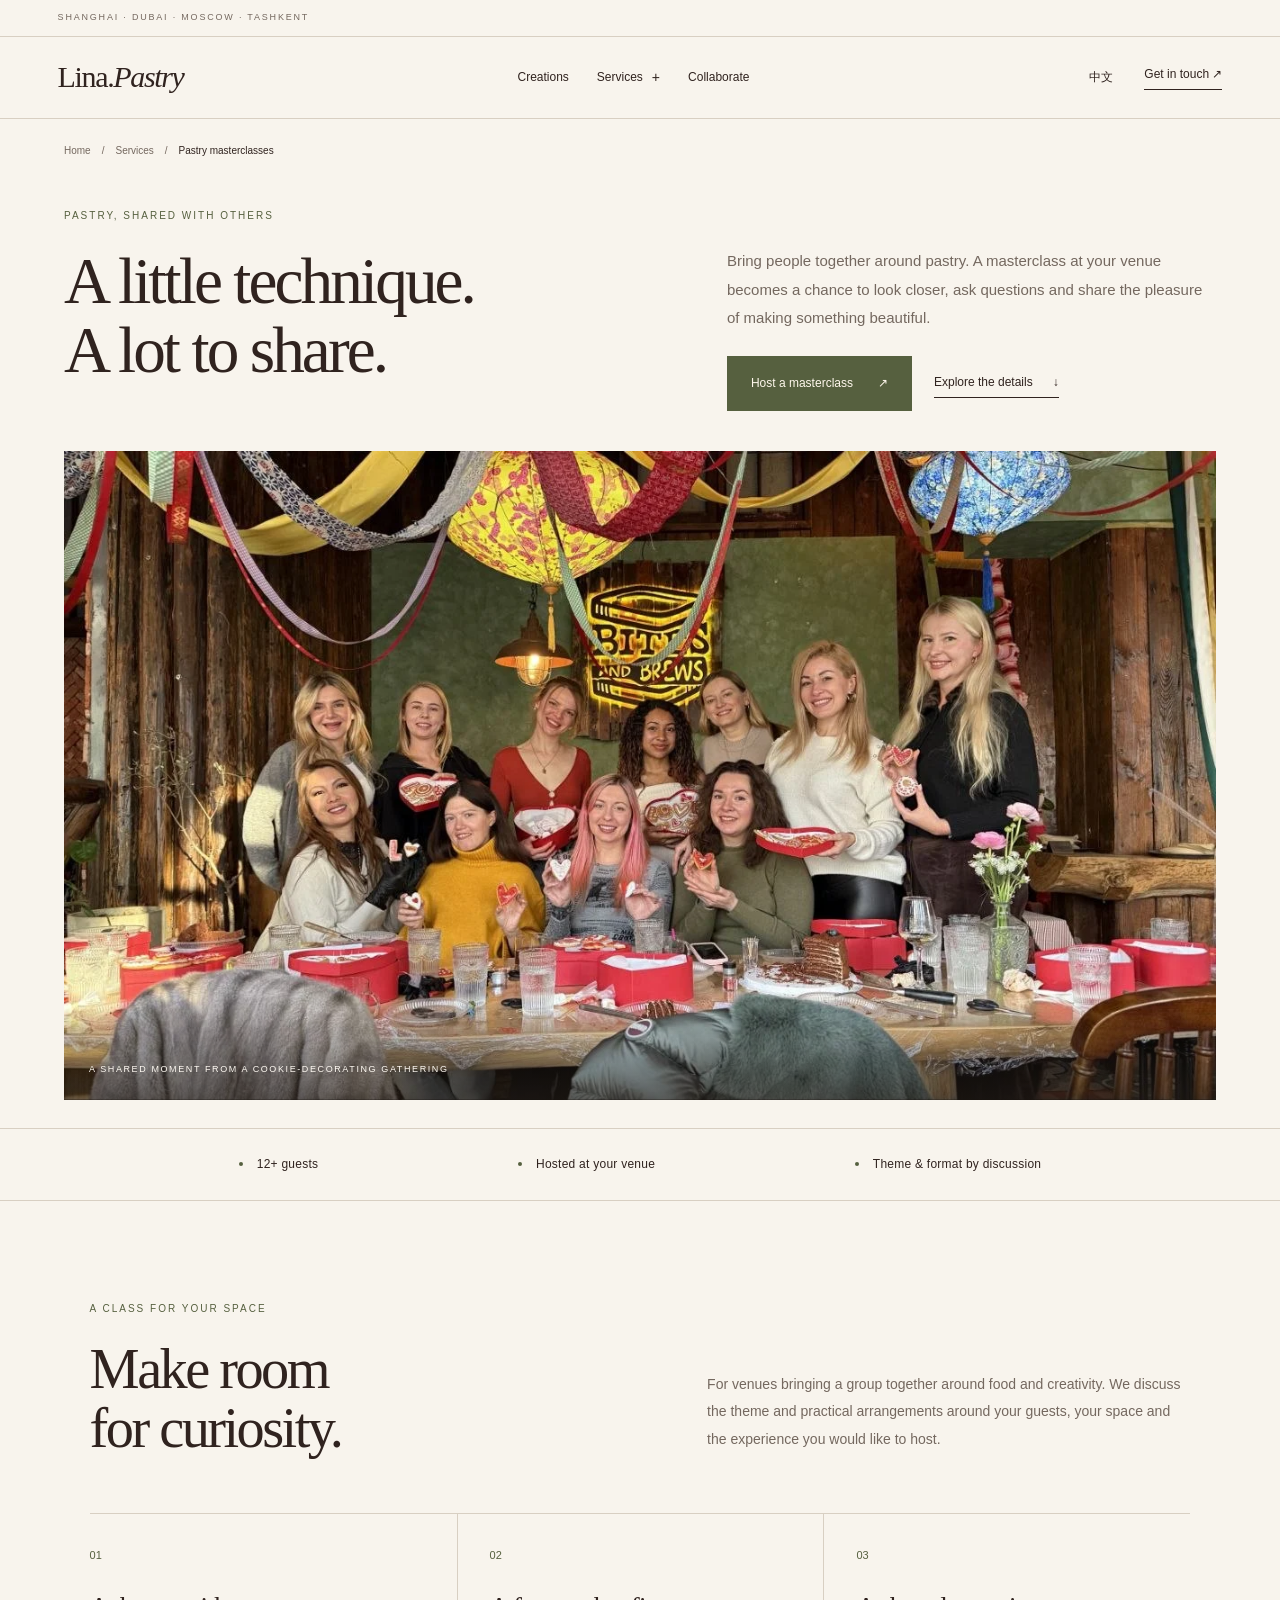
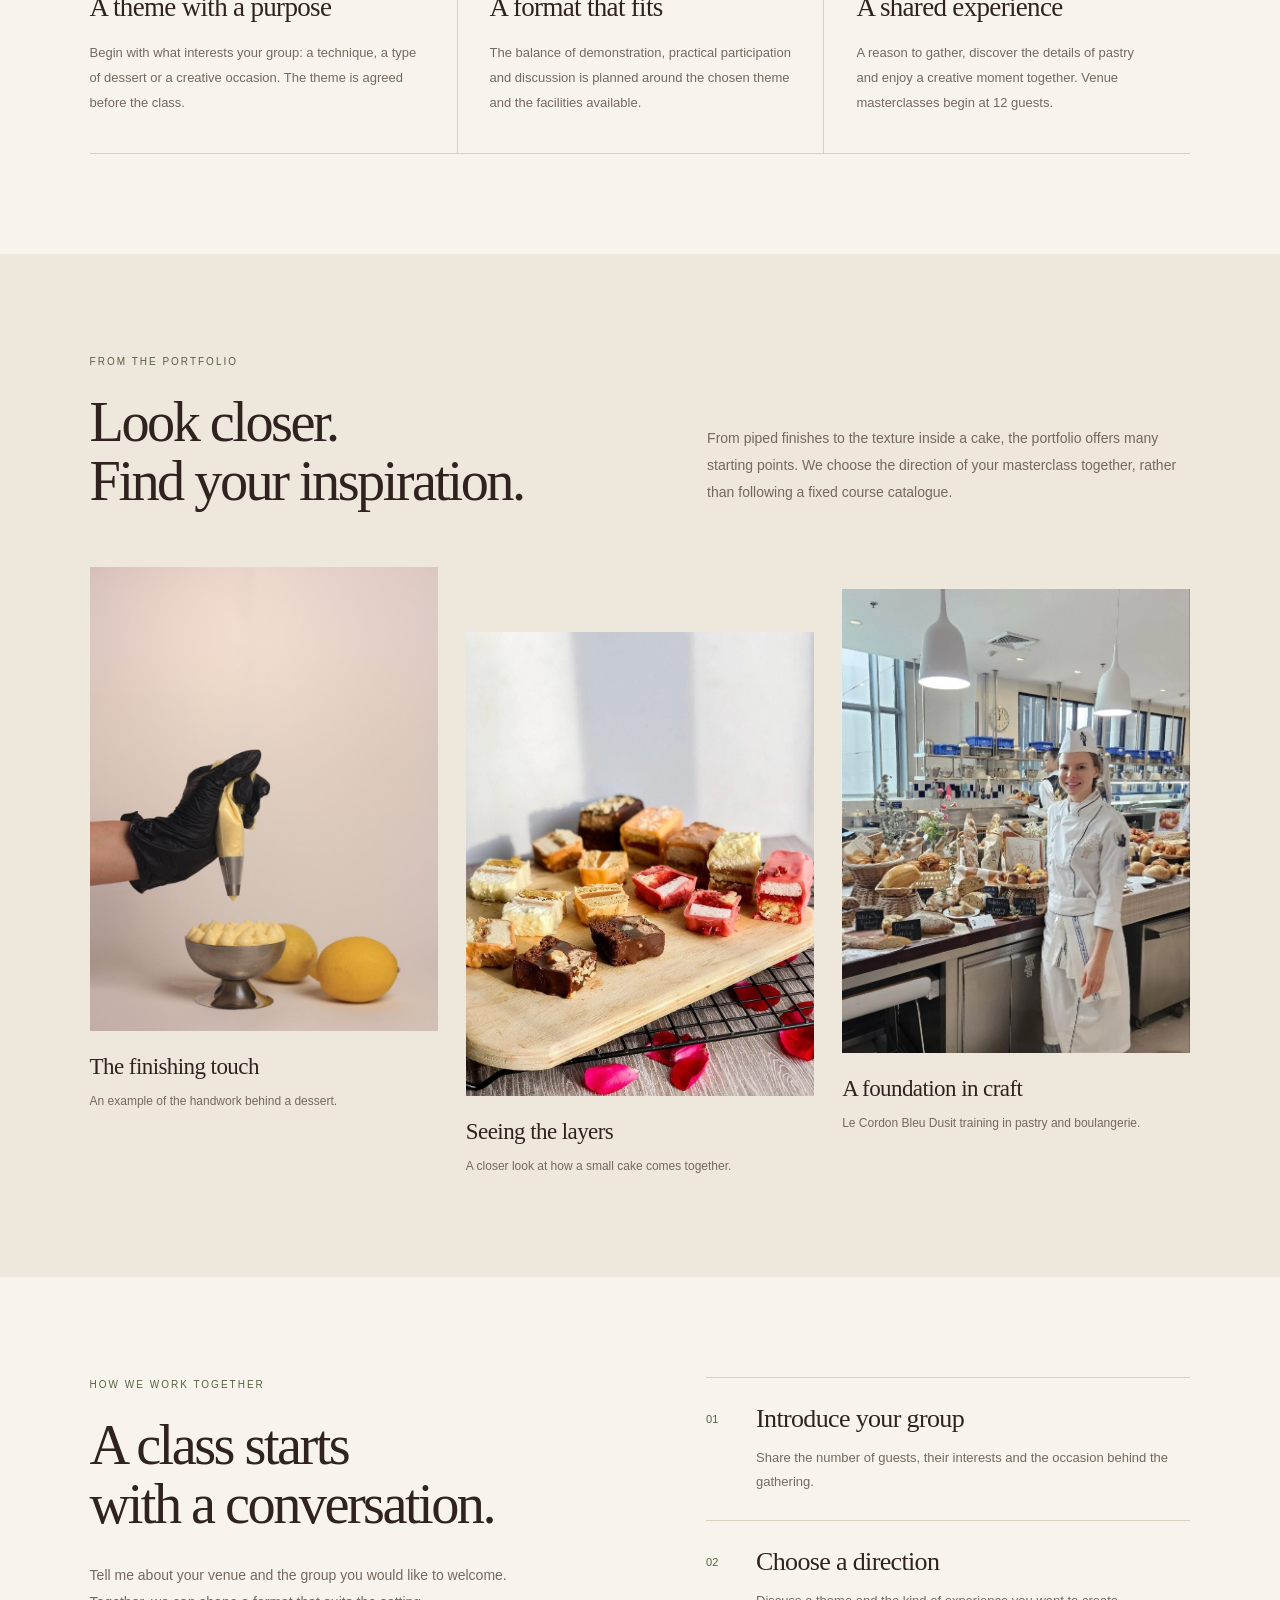
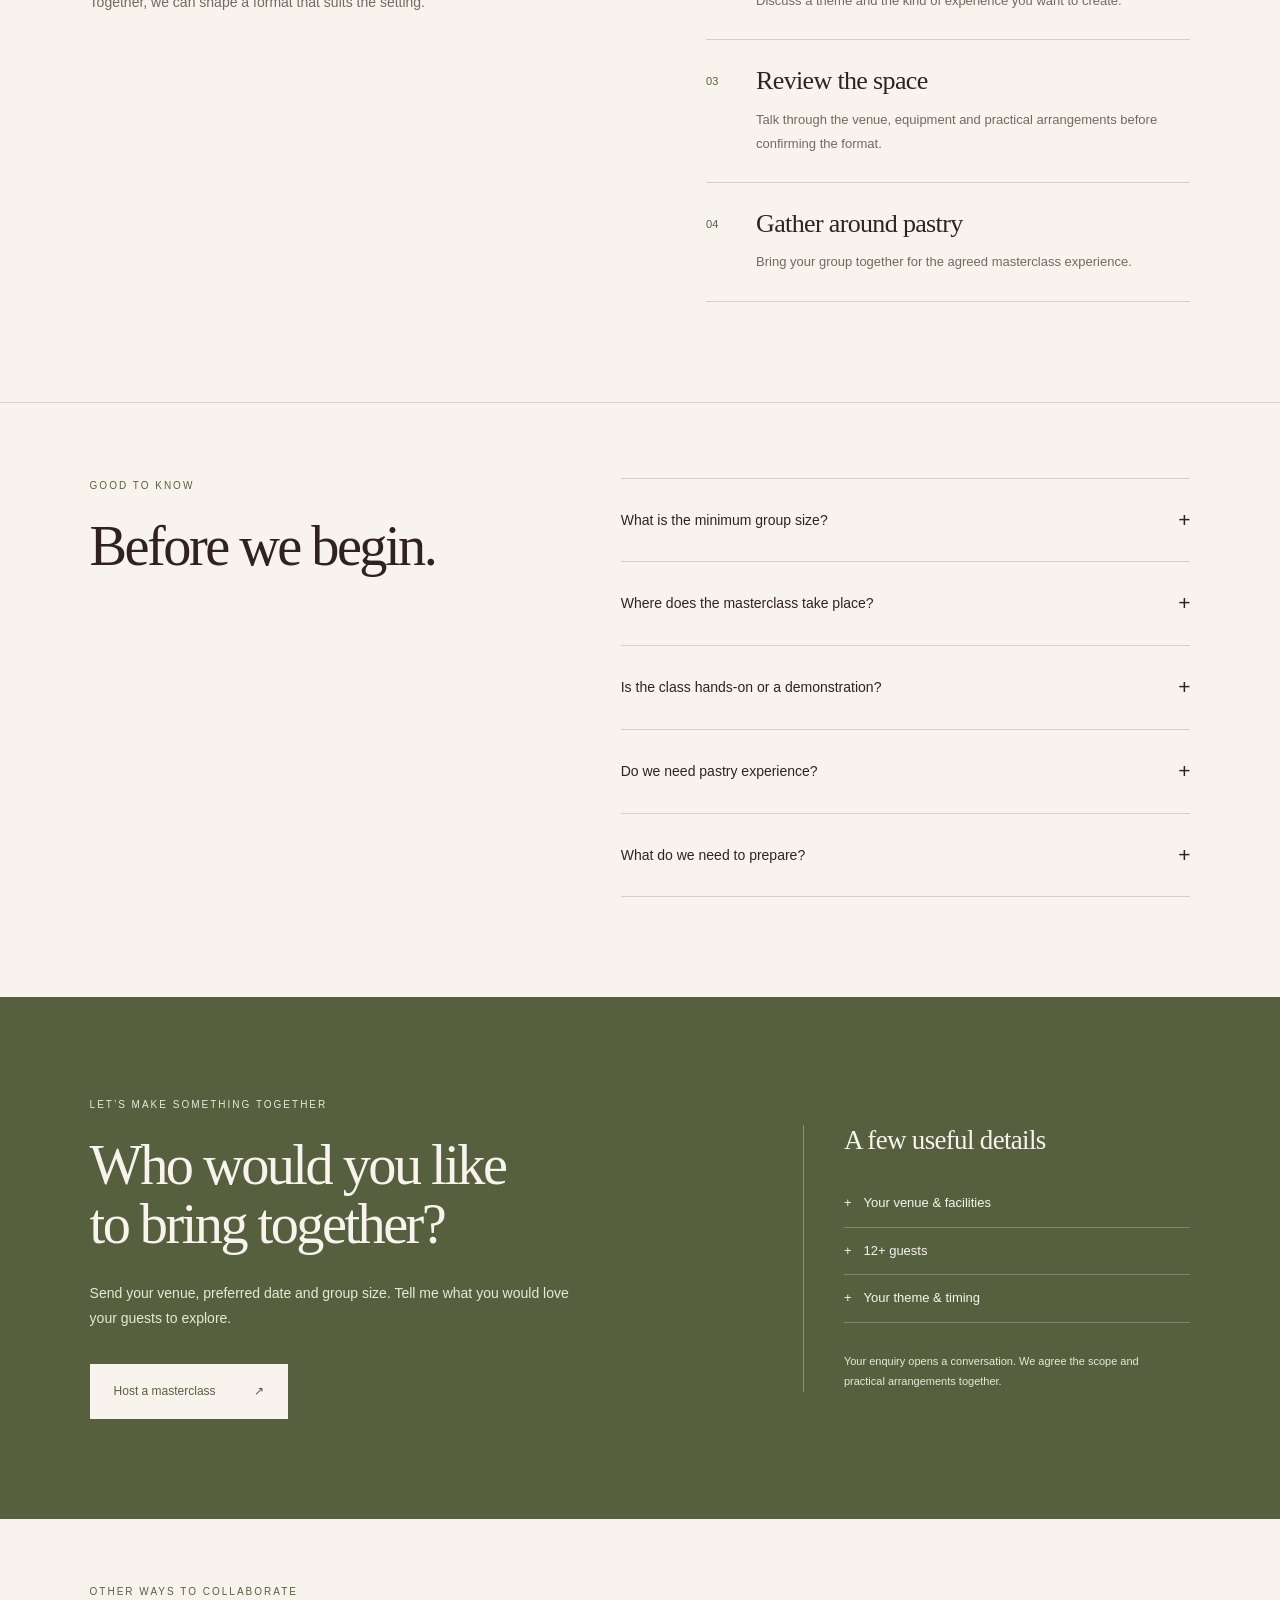
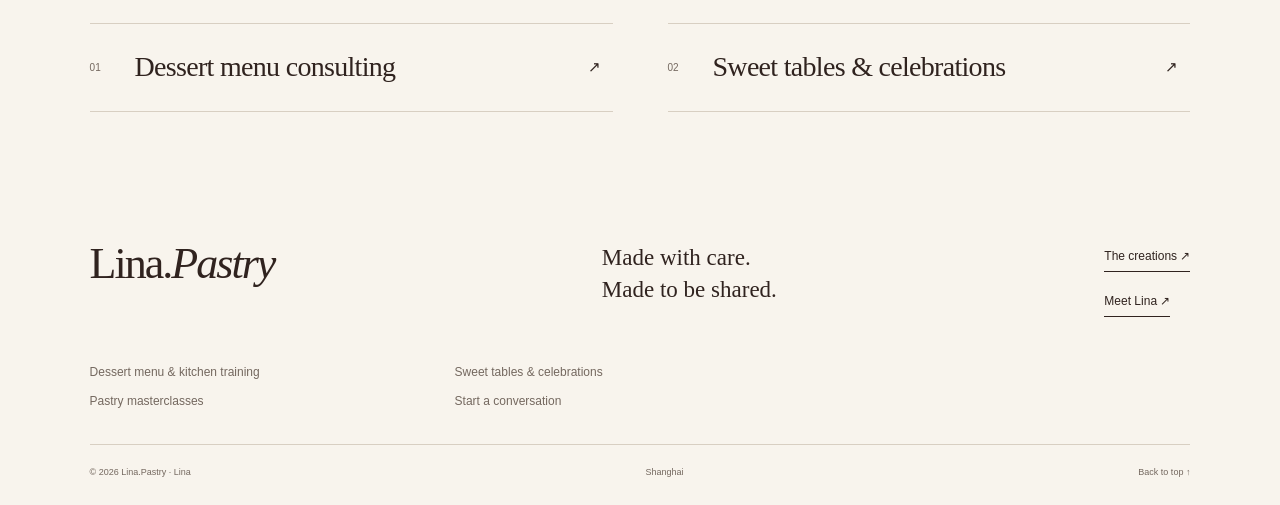
<file: masterclasses.html>
<!doctype html>
<html lang="en"><head><meta charset="utf-8"><meta name="viewport" content="width=device-width,initial-scale=1">
<title data-en="Pastry masterclasses | Lina.Pastry" data-zh="甜品大师课 | Lina.Pastry">Pastry masterclasses | Lina.Pastry</title>
<meta name="description" content="Pastry masterclasses at your venue, for groups of 12 or more. Explore techniques and create a shared pastry experience with Lina.Pastry."><link rel="canonical" href="https://pastry-website-weld.vercel.app/masterclasses.html">
<meta property="og:type" content="website"><meta property="og:title" content="Pastry masterclasses | Lina.Pastry"><meta property="og:description" content="Pastry masterclasses at your venue, for groups of 12 or more. Explore techniques and create a shared pastry experience with Lina.Pastry."><meta property="og:url" content="https://pastry-website-weld.vercel.app/masterclasses.html"><meta property="og:image" content="https://pastry-website-weld.vercel.app/assets/images/photo-19.webp">
<meta name="theme-color" content="#56603f"><link rel="icon" href="favicon.svg" type="image/svg+xml">
<link rel="stylesheet" href="styles.css"><link rel="stylesheet" href="subpages.css"><link rel="stylesheet" href="service-pages.css">
</head><body class="service-page service-page--workshop">
<a class="skip" href="#main">Skip to content</a><div class="topline"><span data-en="SHANGHAI · DUBAI · MOSCOW · TASHKENT" data-zh="上海 · 迪拜 · 莫斯科 · 塔什干">SHANGHAI · DUBAI · MOSCOW · TASHKENT</span></div><header class="site-header"><a class="brand" href="index.html" aria-label="Lina.Pastry home">Lina.<em>Pastry</em></a><nav id="main-nav" aria-label="Main navigation"><a href="creations.html" class=""><span data-en="Creations" data-zh="甜品作品">Creations</span></a><details class="nav-services"><summary><span data-en="Services" data-zh="合作服务">Services</span><span class="nav-chevron" aria-hidden="true">+</span></summary><div class="service-submenu"><a href="index.html#services" class=""><span data-en="All services" data-zh="全部服务">All services</span></a><a href="menu-consulting.html" class=""><span data-en="Dessert menu &amp; kitchen training" data-zh="甜品菜单与厨房培训">Dessert menu &amp; kitchen training</span></a><a href="celebrations.html" class=""><span data-en="Sweet tables &amp; celebrations" data-zh="甜品台与庆祝活动">Sweet tables &amp; celebrations</span></a><a href="masterclasses.html" class=""><span data-en="Pastry masterclasses" data-zh="甜品大师课">Pastry masterclasses</span></a></div></details><a href="index.html#collaborate" class=""><span data-en="Collaborate" data-zh="合作流程">Collaborate</span></a><a href="index.html#contact" class="nav-contact"><span data-en="Get in touch" data-zh="联系 Lina">Get in touch</span></a></nav><div class="header-actions"><button id="language" aria-label="Switch to Chinese">中文</button><a href="index.html#contact" class="header-cta"><span data-en="Get in touch ↗" data-zh="联系 Lina ↗">Get in touch ↗</span></a><button id="menu-toggle" aria-label="Toggle navigation" aria-expanded="false" aria-controls="main-nav"><span></span><span></span></button></div></header>
<main id="main">
<nav class="sp-breadcrumb"><a href="index.html"><span data-en="Home" data-zh="首页">Home</span></a><span aria-hidden="true">/</span><a href="index.html#services"><span data-en="Services" data-zh="服务">Services</span></a><span aria-hidden="true">/</span><span data-en="Pastry masterclasses" data-zh="甜品大师课">Pastry masterclasses</span></nav>
<section class="sp-hero"><div class="sp-hero-copy"><p class="eyebrow" data-en="PASTRY, SHARED WITH OTHERS" data-zh="让甜品，成为共同的体验">PASTRY, SHARED WITH OTHERS</p><h1 data-en="A little technique.
A lot to share." data-zh="学一点技巧，
分享更多乐趣。">A little technique.
A lot to share.</h1><p class="sp-hero-intro" data-en="Bring people together around pastry. A masterclass at your venue becomes a chance to look closer, ask questions and share the pleasure of making something beautiful." data-zh="以甜品让人相聚。在您的场地举办大师课，一起观察、提问，分享创造美好作品的乐趣。">Bring people together around pastry. A masterclass at your venue becomes a chance to look closer, ask questions and share the pleasure of making something beautiful.</p><div class="sp-actions"><a class="button" href="index.html?service=workshop#contact"><span data-en="Host a masterclass" data-zh="在您的场地举办大师课">Host a masterclass</span><span aria-hidden="true">↗</span></a><a class="text-link" href="#details"><span data-en="Explore the details" data-zh="了解服务详情">Explore the details</span><span aria-hidden="true">↓</span></a></div></div><figure class="sp-hero-photo"><img src="assets/images/photo-19.webp" alt="A group holding decorated heart-shaped cookies around a table at a cookie-decorating gathering" data-alt-en="A group holding decorated heart-shaped cookies around a table at a cookie-decorating gathering" data-alt-zh="饼干装饰聚会中，一群人围在桌旁，手持装饰好的心形饼干" loading="eager" fetchpriority="high" decoding="async"><figcaption><span data-en="A SHARED MOMENT FROM A COOKIE-DECORATING GATHERING" data-zh="饼干装饰聚会中的共享时刻">A SHARED MOMENT FROM A COOKIE-DECORATING GATHERING</span></figcaption></figure></section>
<div class="sp-facts"><span data-en="12+ guests" data-zh="12 人起">12+ guests</span><span data-en="Hosted at your venue" data-zh="在您的场地举办">Hosted at your venue</span><span data-en="Theme &amp; format by discussion" data-zh="共同商定主题与形式">Theme &amp; format by discussion</span></div>
<section class="sp-section sp-overview" id="details"><div class="sp-section-heading"><div><p class="eyebrow" data-en="A CLASS FOR YOUR SPACE" data-zh="适合您的空间的大师课">A CLASS FOR YOUR SPACE</p><h2 data-en="Make room
for curiosity." data-zh="为好奇心，
留出空间。">Make room
for curiosity.</h2></div><p data-en="For venues bringing a group together around food and creativity. We discuss the theme and practical arrangements around your guests, your space and the experience you would like to host." data-zh="适合希望以美食与创意聚集人群的场地。根据参与者、空间条件与您期待的体验，共同讨论主题和实际安排。">For venues bringing a group together around food and creativity. We discuss the theme and practical arrangements around your guests, your space and the experience you would like to host.</p></div><div class="sp-offerings"><article><span class="sp-card-number">01</span><h3 data-en="A theme with a purpose" data-zh="有方向的主题">A theme with a purpose</h3><p data-en="Begin with what interests your group: a technique, a type of dessert or a creative occasion. The theme is agreed before the class." data-zh="从团队感兴趣的技巧、甜品类型或创意场合出发，并在课程前确认主题。">Begin with what interests your group: a technique, a type of dessert or a creative occasion. The theme is agreed before the class.</p></article><article><span class="sp-card-number">02</span><h3 data-en="A format that fits" data-zh="适合场地的形式">A format that fits</h3><p data-en="The balance of demonstration, practical participation and discussion is planned around the chosen theme and the facilities available." data-zh="结合所选主题与可用设施，安排演示、实践参与和交流的形式。">The balance of demonstration, practical participation and discussion is planned around the chosen theme and the facilities available.</p></article><article><span class="sp-card-number">03</span><h3 data-en="A shared experience" data-zh="共同参与的体验">A shared experience</h3><p data-en="A reason to gather, discover the details of pastry and enjoy a creative moment together. Venue masterclasses begin at 12 guests." data-zh="以甜品为由相聚，发现制作细节，共享创意时光。场地大师课 12 人起。">A reason to gather, discover the details of pastry and enjoy a creative moment together. Venue masterclasses begin at 12 guests.</p></article></div></section>
<section class="sp-section sp-stories"><div class="sp-section-heading"><div><p class="eyebrow" data-en="FROM THE PORTFOLIO" data-zh="作品中的片段">FROM THE PORTFOLIO</p><h2 data-en="Look closer.
Find your inspiration." data-zh="凑近观察，
发现灵感。">Look closer.
Find your inspiration.</h2></div><p data-en="From piped finishes to the texture inside a cake, the portfolio offers many starting points. We choose the direction of your masterclass together, rather than following a fixed course catalogue." data-zh="从裱花收尾到蛋糕内部的质地，作品提供了丰富的启发。我们会共同选择大师课方向，根据参与者与场地确定具体内容。">From piped finishes to the texture inside a cake, the portfolio offers many starting points. We choose the direction of your masterclass together, rather than following a fixed course catalogue.</p></div><div class="sp-photo-grid"><figure><img src="assets/images/new/lemon-tiramisu-piping.jpg" alt="Cream being piped into a coupe dessert beside fresh lemons" data-alt-en="Cream being piped into a coupe dessert beside fresh lemons" data-alt-zh="在新鲜柠檬旁，向高脚杯甜品中挤入奶油" loading="lazy" decoding="async"><figcaption><h3 data-en="The finishing touch" data-zh="收尾的技巧">The finishing touch</h3><p data-en="An example of the handwork behind a dessert." data-zh="甜品背后手工技艺的一例。">An example of the handwork behind a dessert.</p></figcaption></figure><figure><img src="assets/images/photo-20.webp" alt="An assortment of small layered cakes cut to reveal their interiors" data-alt-en="An assortment of small layered cakes cut to reveal their interiors" data-alt-zh="切开的小型夹层蛋糕组合，展示内部层次" loading="lazy" decoding="async"><figcaption><h3 data-en="Seeing the layers" data-zh="看见层次">Seeing the layers</h3><p data-en="A closer look at how a small cake comes together." data-zh="细看一份小蛋糕的结构。">A closer look at how a small cake comes together.</p></figcaption></figure><figure><img src="assets/images/photo-18.webp" alt="Lina in a chef uniform beside a display of bread in a teaching kitchen" data-alt-en="Lina in a chef uniform beside a display of bread in a teaching kitchen" data-alt-zh="身着厨师服的 Lina 站在教学厨房的面包展示台旁" loading="lazy" decoding="async"><figcaption><h3 data-en="A foundation in craft" data-zh="以技艺为基础">A foundation in craft</h3><p data-en="Le Cordon Bleu Dusit training in pastry and boulangerie." data-zh="Le Cordon Bleu Dusit 甜点与面包学习经历。">Le Cordon Bleu Dusit training in pastry and boulangerie.</p></figcaption></figure></div></section>
<section class="sp-section sp-process"><div><p class="eyebrow"><span data-en="HOW WE WORK TOGETHER" data-zh="如何开展合作">HOW WE WORK TOGETHER</span></p><h2 data-en="A class starts
with a conversation." data-zh="一堂课，
从交流开始。">A class starts
with a conversation.</h2><p class="sp-process-intro" data-en="Tell me about your venue and the group you would like to welcome. Together, we can shape a format that suits the setting." data-zh="介绍您的场地与希望邀请的参与人群。我们一起构思适合空间的课程形式。">Tell me about your venue and the group you would like to welcome. Together, we can shape a format that suits the setting.</p></div><ol><li><span class="sp-step-number">01</span><div><h3 data-en="Introduce your group" data-zh="介绍参与人群">Introduce your group</h3><p data-en="Share the number of guests, their interests and the occasion behind the gathering." data-zh="说明参与人数、兴趣，以及举办这次相聚的缘由。">Share the number of guests, their interests and the occasion behind the gathering.</p></div></li><li><span class="sp-step-number">02</span><div><h3 data-en="Choose a direction" data-zh="选择课程方向">Choose a direction</h3><p data-en="Discuss a theme and the kind of experience you want to create." data-zh="讨论主题与您希望创造的体验。">Discuss a theme and the kind of experience you want to create.</p></div></li><li><span class="sp-step-number">03</span><div><h3 data-en="Review the space" data-zh="了解场地条件">Review the space</h3><p data-en="Talk through the venue, equipment and practical arrangements before confirming the format." data-zh="确认形式前，沟通场地、设备与实际安排。">Talk through the venue, equipment and practical arrangements before confirming the format.</p></div></li><li><span class="sp-step-number">04</span><div><h3 data-en="Gather around pastry" data-zh="围绕甜品相聚">Gather around pastry</h3><p data-en="Bring your group together for the agreed masterclass experience." data-zh="邀请参与者，共同体验约定的大师课内容。">Bring your group together for the agreed masterclass experience.</p></div></li></ol></section>
<section class="sp-section sp-faq"><div><p class="eyebrow" data-en="GOOD TO KNOW" data-zh="实用信息">GOOD TO KNOW</p><h2 data-en="Before we begin." data-zh="开始之前。">Before we begin.</h2></div><div class="sp-faq-list"><details><summary><span data-en="What is the minimum group size?" data-zh="最少需要多少人参加？">What is the minimum group size?</span><span aria-hidden="true">+</span></summary><p data-en="Venue masterclasses start from 12 guests. Include your expected group size in the enquiry so we can discuss the format and the space." data-zh="场地大师课 12 人起。请在咨询时提供预计人数，以便讨论形式与空间安排。">Venue masterclasses start from 12 guests. Include your expected group size in the enquiry so we can discuss the format and the space.</p></details><details><summary><span data-en="Where does the masterclass take place?" data-zh="大师课在哪里举办？">Where does the masterclass take place?</span><span aria-hidden="true">+</span></summary><p data-en="At your venue. Lina.Pastry is based in Shanghai and available for projects across China. Please share your city and photographs or details of the space." data-zh="在您的场地举办。Lina.Pastry 常驻上海，可赴中国各地合作。请提供城市及空间照片或详细信息。">At your venue. Lina.Pastry is based in Shanghai and available for projects across China. Please share your city and photographs or details of the space.</p></details><details><summary><span data-en="Is the class hands-on or a demonstration?" data-zh="课程是实践还是演示？">Is the class hands-on or a demonstration?</span><span aria-hidden="true">+</span></summary><p data-en="The format is discussed around the theme, group and venue. We confirm the level of practical participation and the facilities needed before the class is arranged." data-zh="形式取决于主题、参与人群与场地。安排课程前，会确认实践参与方式与所需设施。">The format is discussed around the theme, group and venue. We confirm the level of practical participation and the facilities needed before the class is arranged.</p></details><details><summary><span data-en="Do we need pastry experience?" data-zh="需要甜点制作经验吗？">Do we need pastry experience?</span><span aria-hidden="true">+</span></summary><p data-en="Tell me about the experience level of your group. This helps us choose an appropriate theme and format; there is no single fixed programme for every venue." data-zh="请说明参与者的经验水平，以便选择合适的主题与形式。课程内容会根据场地与人群共同确定。">Tell me about the experience level of your group. This helps us choose an appropriate theme and format; there is no single fixed programme for every venue.</p></details><details><summary><span data-en="What do we need to prepare?" data-zh="场地需要准备什么？">What do we need to prepare?</span><span aria-hidden="true">+</span></summary><p data-en="Equipment, workspace, ingredients and other arrangements depend on the chosen class. These are discussed and agreed as part of planning; include any facilities your venue already has in your enquiry." data-zh="设备、操作空间、原料及其他安排取决于所选课程，会在筹备过程中共同商定。咨询时可说明场地已有的设施。">Equipment, workspace, ingredients and other arrangements depend on the chosen class. These are discussed and agreed as part of planning; include any facilities your venue already has in your enquiry.</p></details></div></section>
<section class="sp-section sp-enquiry"><div><p class="eyebrow" data-en="LET’S MAKE SOMETHING TOGETHER" data-zh="一起创造美好">LET’S MAKE SOMETHING TOGETHER</p><h2 data-en="Who would you like
to bring together?" data-zh="您想邀请谁，
一起相聚？">Who would you like
to bring together?</h2><p data-en="Send your venue, preferred date and group size. Tell me what you would love your guests to explore." data-zh="发送场地、期望日期与人数，也聊聊您希望参与者探索什么。">Send your venue, preferred date and group size. Tell me what you would love your guests to explore.</p><a class="button" href="index.html?service=workshop#contact"><span data-en="Host a masterclass" data-zh="在您的场地举办大师课">Host a masterclass</span><span aria-hidden="true">↗</span></a></div><aside><h3 data-en="A few useful details" data-zh="几个有用的细节">A few useful details</h3><ul><li><span data-en="Your venue &amp; facilities" data-zh="场地与设施">Your venue &amp; facilities</span></li><li><span data-en="12+ guests" data-zh="12 人起">12+ guests</span></li><li><span data-en="Your theme &amp; timing" data-zh="主题与期望时间">Your theme &amp; timing</span></li></ul><p data-en="Your enquiry opens a conversation. We agree the scope and practical arrangements together." data-zh="咨询将开启交流。服务范围与具体安排，会由双方共同确认。">Your enquiry opens a conversation. We agree the scope and practical arrangements together.</p></aside></section>
<section class="sp-section sp-related"><p class="eyebrow" data-en="OTHER WAYS TO COLLABORATE" data-zh="更多合作方式">OTHER WAYS TO COLLABORATE</p><div><a href="menu-consulting.html"><span class="sp-related-number">01</span><h3 data-en="Dessert menu consulting" data-zh="甜品菜单顾问">Dessert menu consulting</h3><span aria-hidden="true">↗</span></a><a href="celebrations.html"><span class="sp-related-number">02</span><h3 data-en="Sweet tables &amp; celebrations" data-zh="甜品台与庆祝活动">Sweet tables &amp; celebrations</h3><span aria-hidden="true">↗</span></a></div></section>
</main>
<footer><div class="footer-top"><a class="brand" href="index.html">Lina.<em>Pastry</em></a><p><span data-en="Made with care.
Made to be shared." data-zh="用心制作，
为分享而作。">Made with care.
Made to be shared.</span></p><div><a href="creations.html" class="text-link"><span data-en="The creations ↗" data-zh="甜品作品 ↗">The creations ↗</span></a><a href="chef.html" class="text-link"><span data-en="Meet Lina ↗" data-zh="认识 Lina ↗">Meet Lina ↗</span></a></div></div><div class="footer-service-links"><a href="menu-consulting.html" class=""><span data-en="Dessert menu &amp; kitchen training" data-zh="甜品菜单与厨房培训">Dessert menu &amp; kitchen training</span></a><a href="celebrations.html" class=""><span data-en="Sweet tables &amp; celebrations" data-zh="甜品台与庆祝活动">Sweet tables &amp; celebrations</span></a><a href="masterclasses.html" class=""><span data-en="Pastry masterclasses" data-zh="甜品大师课">Pastry masterclasses</span></a><a href="index.html#contact" class=""><span data-en="Start a conversation" data-zh="聊聊合作">Start a conversation</span></a></div><div class="footer-bottom"><span>© <span id="year">2026</span> Lina.Pastry · Lina</span><span data-en="Shanghai" data-zh="上海">Shanghai</span><a href="#"><span data-en="Back to top ↑" data-zh="返回顶部 ↑">Back to top ↑</span></a></div></footer>
<script src="subpages.js"></script>
</body></html>
</file>
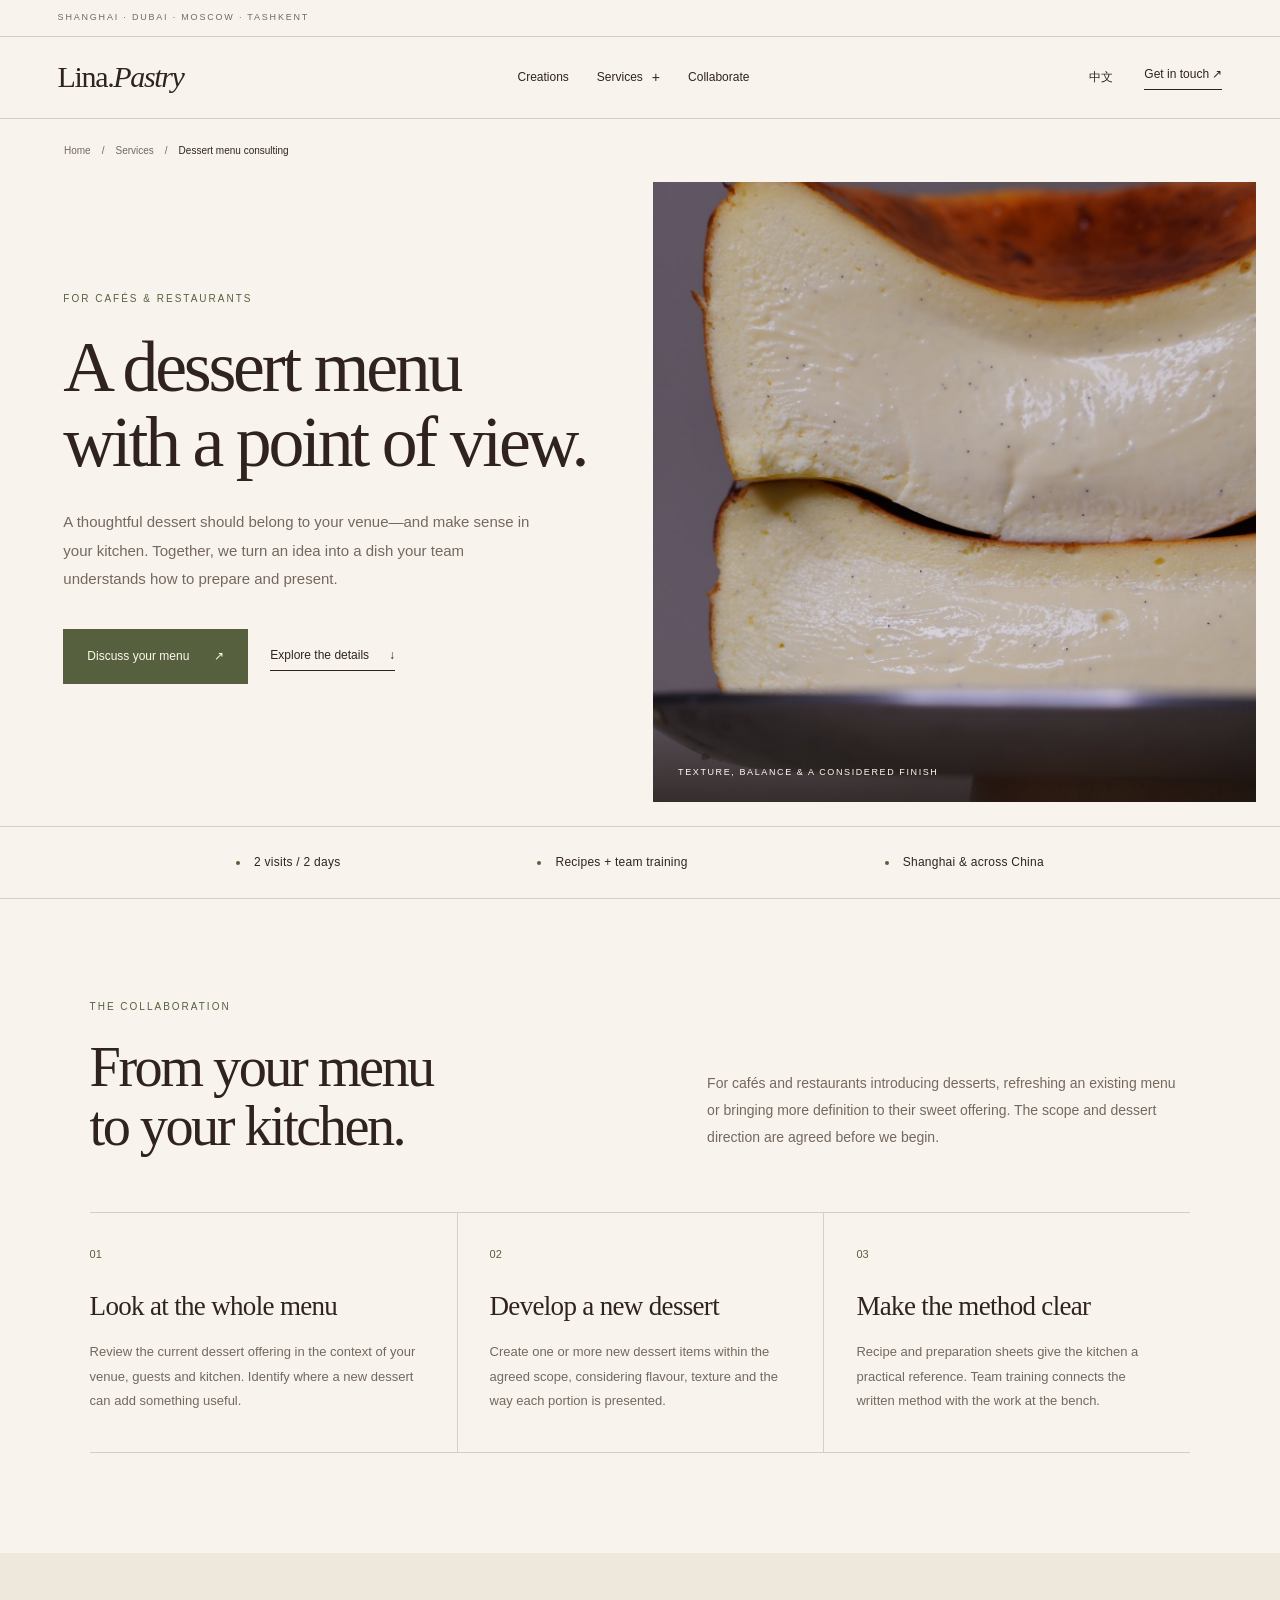
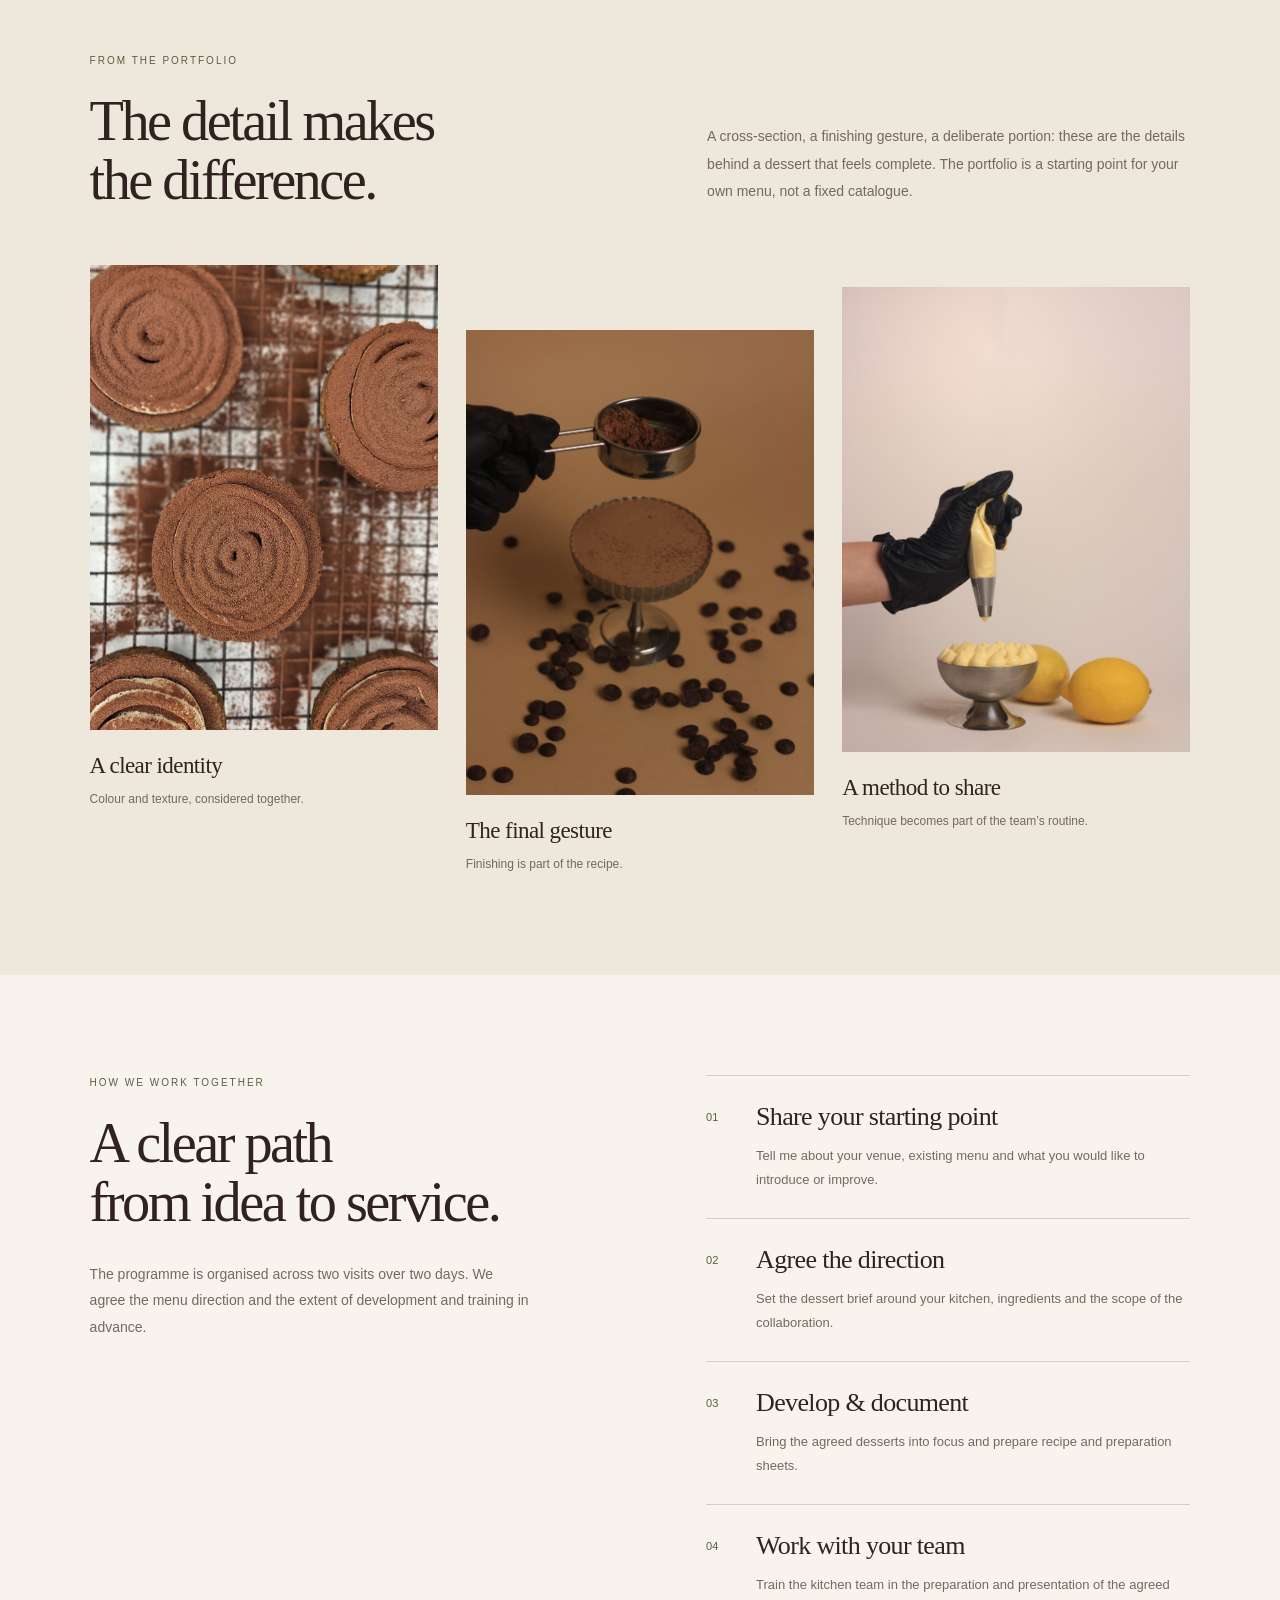
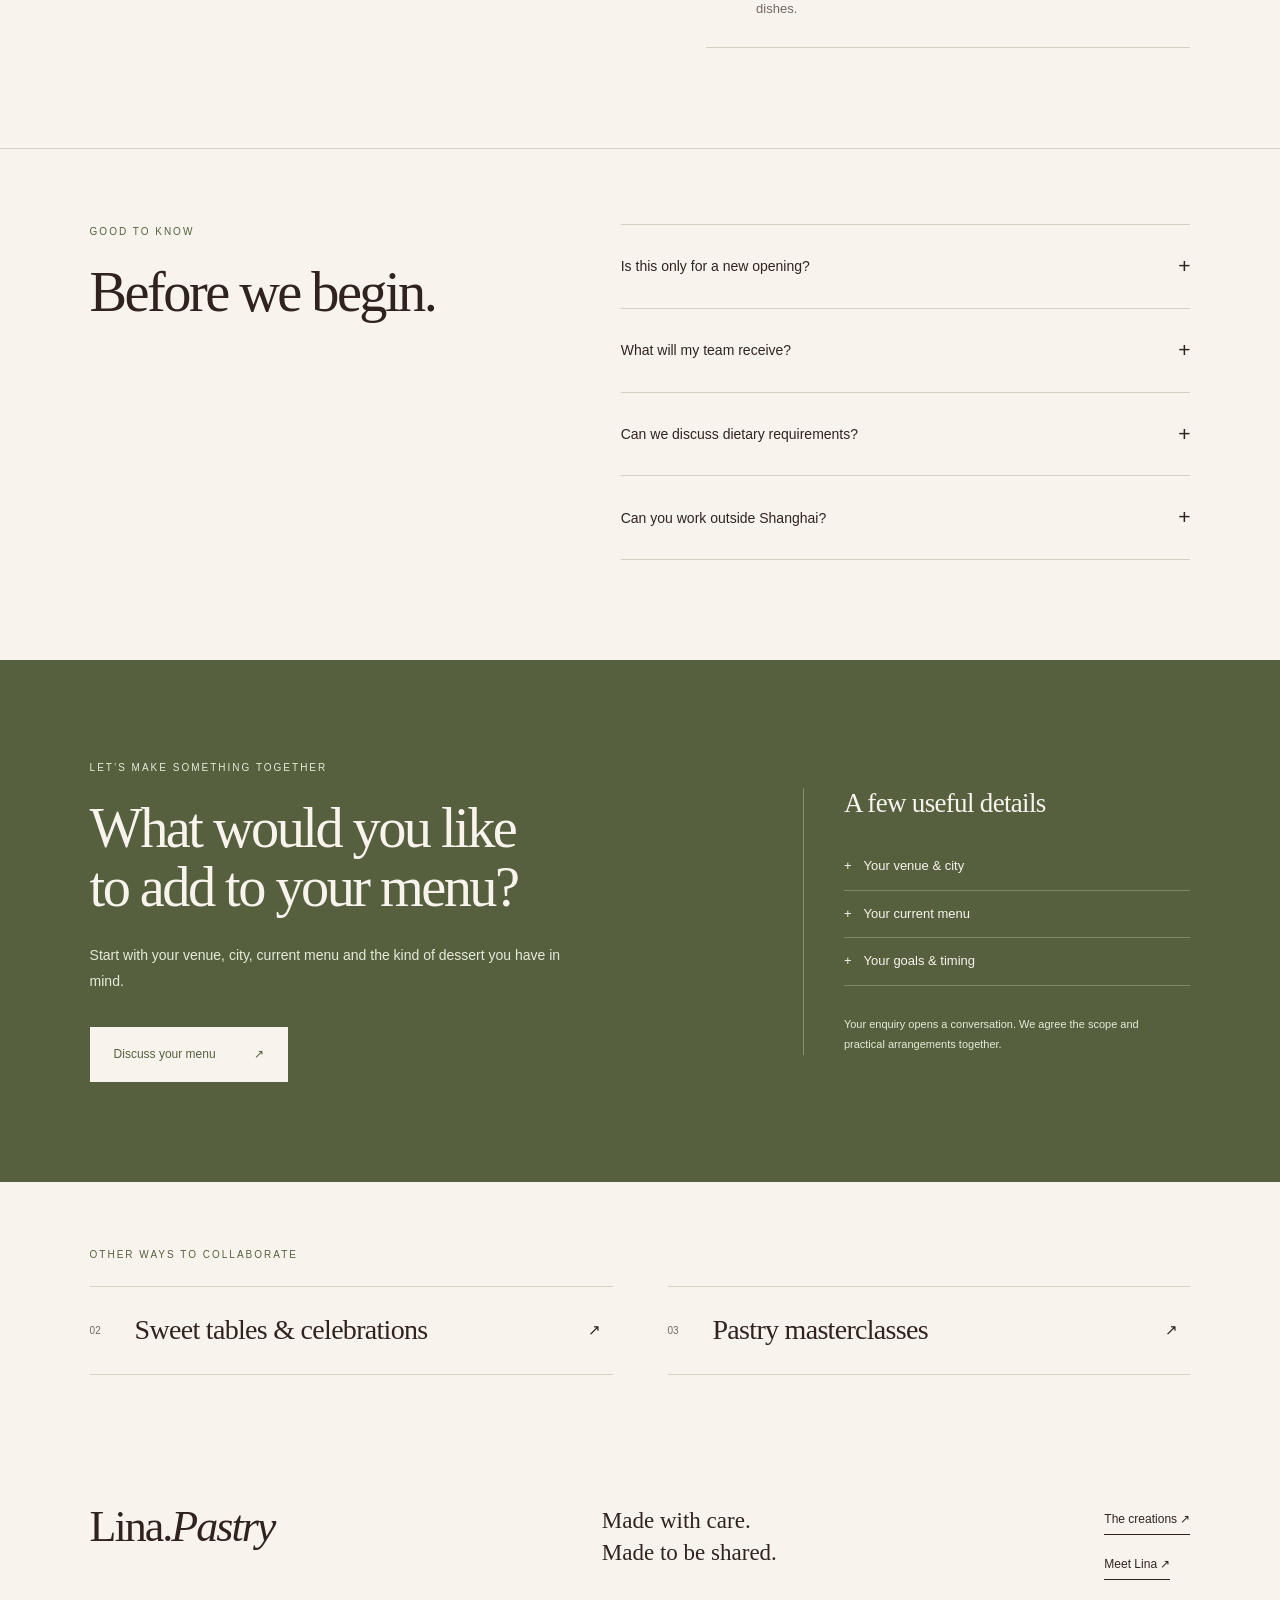
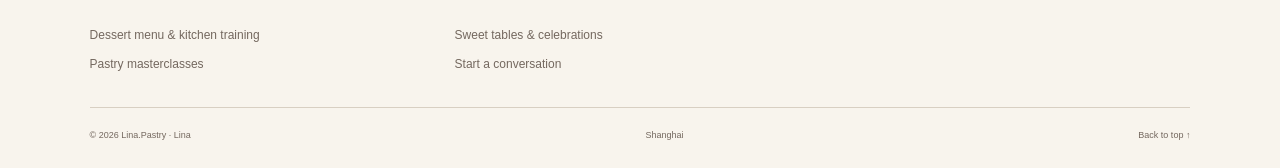
<file: menu-consulting.html>
<!doctype html>
<html lang="en"><head><meta charset="utf-8"><meta name="viewport" content="width=device-width,initial-scale=1">
<title data-en="Dessert menu consulting | Lina.Pastry" data-zh="甜品菜单顾问 | Lina.Pastry">Dessert menu consulting | Lina.Pastry</title>
<meta name="description" content="Dessert menu consulting for cafés and restaurants. Menu audit, new desserts, recipe sheets and team training with Lina.Pastry in Shanghai and across China."><link rel="canonical" href="https://pastry-website-weld.vercel.app/menu-consulting.html">
<meta property="og:type" content="website"><meta property="og:title" content="Dessert menu consulting | Lina.Pastry"><meta property="og:description" content="Dessert menu consulting for cafés and restaurants. Menu audit, new desserts, recipe sheets and team training with Lina.Pastry in Shanghai and across China."><meta property="og:url" content="https://pastry-website-weld.vercel.app/menu-consulting.html"><meta property="og:image" content="https://pastry-website-weld.vercel.app/assets/images/new/classic-cheesecake-texture.jpg">
<meta name="theme-color" content="#56603f"><link rel="icon" href="favicon.svg" type="image/svg+xml">
<link rel="stylesheet" href="styles.css"><link rel="stylesheet" href="subpages.css"><link rel="stylesheet" href="service-pages.css">
</head><body class="service-page service-page--menu">
<a class="skip" href="#main">Skip to content</a><div class="topline"><span data-en="SHANGHAI · DUBAI · MOSCOW · TASHKENT" data-zh="上海 · 迪拜 · 莫斯科 · 塔什干">SHANGHAI · DUBAI · MOSCOW · TASHKENT</span></div><header class="site-header"><a class="brand" href="index.html" aria-label="Lina.Pastry home">Lina.<em>Pastry</em></a><nav id="main-nav" aria-label="Main navigation"><a href="creations.html" class=""><span data-en="Creations" data-zh="甜品作品">Creations</span></a><details class="nav-services"><summary><span data-en="Services" data-zh="合作服务">Services</span><span class="nav-chevron" aria-hidden="true">+</span></summary><div class="service-submenu"><a href="index.html#services" class=""><span data-en="All services" data-zh="全部服务">All services</span></a><a href="menu-consulting.html" class=""><span data-en="Dessert menu &amp; kitchen training" data-zh="甜品菜单与厨房培训">Dessert menu &amp; kitchen training</span></a><a href="celebrations.html" class=""><span data-en="Sweet tables &amp; celebrations" data-zh="甜品台与庆祝活动">Sweet tables &amp; celebrations</span></a><a href="masterclasses.html" class=""><span data-en="Pastry masterclasses" data-zh="甜品大师课">Pastry masterclasses</span></a></div></details><a href="index.html#collaborate" class=""><span data-en="Collaborate" data-zh="合作流程">Collaborate</span></a><a href="index.html#contact" class="nav-contact"><span data-en="Get in touch" data-zh="联系 Lina">Get in touch</span></a></nav><div class="header-actions"><button id="language" aria-label="Switch to Chinese">中文</button><a href="index.html#contact" class="header-cta"><span data-en="Get in touch ↗" data-zh="联系 Lina ↗">Get in touch ↗</span></a><button id="menu-toggle" aria-label="Toggle navigation" aria-expanded="false" aria-controls="main-nav"><span></span><span></span></button></div></header>
<main id="main">
<nav class="sp-breadcrumb"><a href="index.html"><span data-en="Home" data-zh="首页">Home</span></a><span aria-hidden="true">/</span><a href="index.html#services"><span data-en="Services" data-zh="服务">Services</span></a><span aria-hidden="true">/</span><span data-en="Dessert menu consulting" data-zh="甜品菜单顾问">Dessert menu consulting</span></nav>
<section class="sp-hero"><div class="sp-hero-copy"><p class="eyebrow" data-en="FOR CAFÉS &amp; RESTAURANTS" data-zh="为咖啡馆与餐厅而作">FOR CAFÉS &amp; RESTAURANTS</p><h1 data-en="A dessert menu
with a point of view." data-zh="让甜品菜单，
拥有自己的风格。">A dessert menu
with a point of view.</h1><p class="sp-hero-intro" data-en="A thoughtful dessert should belong to your venue—and make sense in your kitchen. Together, we turn an idea into a dish your team understands how to prepare and present." data-zh="一款用心的甜品，应当契合场地的个性，也适合厨房的实际条件。我们一起将想法化为甜品，让团队理解如何制作与呈现。">A thoughtful dessert should belong to your venue—and make sense in your kitchen. Together, we turn an idea into a dish your team understands how to prepare and present.</p><div class="sp-actions"><a class="button" href="index.html?service=menu#contact"><span data-en="Discuss your menu" data-zh="聊聊您的菜单">Discuss your menu</span><span aria-hidden="true">↗</span></a><a class="text-link" href="#details"><span data-en="Explore the details" data-zh="了解服务详情">Explore the details</span><span aria-hidden="true">↓</span></a></div></div><figure class="sp-hero-photo"><img src="assets/images/new/classic-cheesecake-texture.jpg" alt="A close view of the creamy centre and caramelised top of a Basque cheesecake" data-alt-en="A close view of the creamy centre and caramelised top of a Basque cheesecake" data-alt-zh="巴斯克芝士蛋糕细腻内心与焦香表面的特写" loading="eager" fetchpriority="high" decoding="async"><figcaption><span data-en="TEXTURE, BALANCE &amp; A CONSIDERED FINISH" data-zh="质地、平衡与细致收尾">TEXTURE, BALANCE &amp; A CONSIDERED FINISH</span></figcaption></figure></section>
<div class="sp-facts"><span data-en="2 visits / 2 days" data-zh="两次到店 / 两天协作">2 visits / 2 days</span><span data-en="Recipes + team training" data-zh="配方交付 + 团队培训">Recipes + team training</span><span data-en="Shanghai &amp; across China" data-zh="上海及中国各地">Shanghai &amp; across China</span></div>
<section class="sp-section sp-overview" id="details"><div class="sp-section-heading"><div><p class="eyebrow" data-en="THE COLLABORATION" data-zh="合作内容">THE COLLABORATION</p><h2 data-en="From your menu
to your kitchen." data-zh="从菜单构思，
走进日常厨房。">From your menu
to your kitchen.</h2></div><p data-en="For cafés and restaurants introducing desserts, refreshing an existing menu or bringing more definition to their sweet offering. The scope and dessert direction are agreed before we begin." data-zh="适合准备推出甜品、更新现有菜单，或希望建立甜品特色的咖啡馆与餐厅。合作开始前，共同确定研发方向与工作范围。">For cafés and restaurants introducing desserts, refreshing an existing menu or bringing more definition to their sweet offering. The scope and dessert direction are agreed before we begin.</p></div><div class="sp-offerings"><article><span class="sp-card-number">01</span><h3 data-en="Look at the whole menu" data-zh="从整体菜单出发">Look at the whole menu</h3><p data-en="Review the current dessert offering in the context of your venue, guests and kitchen. Identify where a new dessert can add something useful." data-zh="结合场地定位、客群与厨房条件，评估现有甜品，找到适合引入新作品的位置。">Review the current dessert offering in the context of your venue, guests and kitchen. Identify where a new dessert can add something useful.</p></article><article><span class="sp-card-number">02</span><h3 data-en="Develop a new dessert" data-zh="研发新的甜品">Develop a new dessert</h3><p data-en="Create one or more new dessert items within the agreed scope, considering flavour, texture and the way each portion is presented." data-zh="在约定范围内研发一款或多款新甜品，兼顾风味、质地与单份呈现。">Create one or more new dessert items within the agreed scope, considering flavour, texture and the way each portion is presented.</p></article><article><span class="sp-card-number">03</span><h3 data-en="Make the method clear" data-zh="让方法清晰可循">Make the method clear</h3><p data-en="Recipe and preparation sheets give the kitchen a practical reference. Team training connects the written method with the work at the bench." data-zh="通过配方与操作说明，为厨房提供实用参考；团队培训则将书面方法与实际制作连接起来。">Recipe and preparation sheets give the kitchen a practical reference. Team training connects the written method with the work at the bench.</p></article></div></section>
<section class="sp-section sp-stories"><div class="sp-section-heading"><div><p class="eyebrow" data-en="FROM THE PORTFOLIO" data-zh="作品中的片段">FROM THE PORTFOLIO</p><h2 data-en="The detail makes
the difference." data-zh="细节，
让作品不同。">The detail makes
the difference.</h2></div><p data-en="A cross-section, a finishing gesture, a deliberate portion: these are the details behind a dessert that feels complete. The portfolio is a starting point for your own menu, not a fixed catalogue." data-zh="一处切面、一个收尾动作、一份用心的摆盘，共同构成完整的甜品体验。作品集是启发菜单的起点，具体方案将围绕您的场地展开。">A cross-section, a finishing gesture, a deliberate portion: these are the details behind a dessert that feels complete. The portfolio is a starting point for your own menu, not a fixed catalogue.</p></div><div class="sp-photo-grid"><figure><img src="assets/images/revisions/cocoa-mini-cakes.webp" alt="Small cakes topped with piped cream and a cocoa dusting" data-alt-en="Small cakes topped with piped cream and a cocoa dusting" data-alt-zh="点缀裱花奶油与可可粉的小蛋糕" loading="lazy" decoding="async"><figcaption><h3 data-en="A clear identity" data-zh="鲜明的风格">A clear identity</h3><p data-en="Colour and texture, considered together." data-zh="将色彩与质地一同构思。">Colour and texture, considered together.</p></figcaption></figure><figure><img src="assets/images/new/coffee-tiramisu-dusting.jpg" alt="Cocoa being sifted over a dessert in a coupe glass" data-alt-en="Cocoa being sifted over a dessert in a coupe glass" data-alt-zh="在高脚杯甜品上筛撒可可粉" loading="lazy" decoding="async"><figcaption><h3 data-en="The final gesture" data-zh="最后一道动作">The final gesture</h3><p data-en="Finishing is part of the recipe." data-zh="收尾，也是配方的一部分。">Finishing is part of the recipe.</p></figcaption></figure><figure><img src="assets/images/new/lemon-tiramisu-piping.jpg" alt="Yellow cream piped into a coupe beside lemons" data-alt-en="Yellow cream piped into a coupe beside lemons" data-alt-zh="在柠檬旁向高脚杯中挤入黄色奶油" loading="lazy" decoding="async"><figcaption><h3 data-en="A method to share" data-zh="值得传递的方法">A method to share</h3><p data-en="Technique becomes part of the team’s routine." data-zh="将制作技巧融入团队日常。">Technique becomes part of the team’s routine.</p></figcaption></figure></div></section>
<section class="sp-section sp-process"><div><p class="eyebrow"><span data-en="HOW WE WORK TOGETHER" data-zh="如何开展合作">HOW WE WORK TOGETHER</span></p><h2 data-en="A clear path
from idea to service." data-zh="从想法到出品，
每一步都清晰。">A clear path
from idea to service.</h2><p class="sp-process-intro" data-en="The programme is organised across two visits over two days. We agree the menu direction and the extent of development and training in advance." data-zh="项目以两天、两次到店的方式开展。菜单方向、研发范围及培训安排将在开始前共同确认。">The programme is organised across two visits over two days. We agree the menu direction and the extent of development and training in advance.</p></div><ol><li><span class="sp-step-number">01</span><div><h3 data-en="Share your starting point" data-zh="说明当前情况">Share your starting point</h3><p data-en="Tell me about your venue, existing menu and what you would like to introduce or improve." data-zh="介绍场地、现有菜单，以及希望新增或改善的内容。">Tell me about your venue, existing menu and what you would like to introduce or improve.</p></div></li><li><span class="sp-step-number">02</span><div><h3 data-en="Agree the direction" data-zh="确定研发方向">Agree the direction</h3><p data-en="Set the dessert brief around your kitchen, ingredients and the scope of the collaboration." data-zh="结合厨房、原料与合作范围，确认甜品研发需求。">Set the dessert brief around your kitchen, ingredients and the scope of the collaboration.</p></div></li><li><span class="sp-step-number">03</span><div><h3 data-en="Develop &amp; document" data-zh="研发与记录">Develop &amp; document</h3><p data-en="Bring the agreed desserts into focus and prepare recipe and preparation sheets." data-zh="落实约定的甜品方案，并整理配方与操作说明。">Bring the agreed desserts into focus and prepare recipe and preparation sheets.</p></div></li><li><span class="sp-step-number">04</span><div><h3 data-en="Work with your team" data-zh="与团队一起实践">Work with your team</h3><p data-en="Train the kitchen team in the preparation and presentation of the agreed dishes." data-zh="围绕约定菜品，培训厨房团队的制作与呈现方法。">Train the kitchen team in the preparation and presentation of the agreed dishes.</p></div></li></ol></section>
<section class="sp-section sp-faq"><div><p class="eyebrow" data-en="GOOD TO KNOW" data-zh="实用信息">GOOD TO KNOW</p><h2 data-en="Before we begin." data-zh="开始之前。">Before we begin.</h2></div><div class="sp-faq-list"><details><summary><span data-en="Is this only for a new opening?" data-zh="只适合新开业的场地吗？">Is this only for a new opening?</span><span aria-hidden="true">+</span></summary><p data-en="No. The programme is also suitable for an existing café or restaurant that wants to introduce new desserts or develop its current offering." data-zh="不是。已营业的咖啡馆或餐厅，也可以通过项目引入新甜品，或完善现有菜单。">No. The programme is also suitable for an existing café or restaurant that wants to introduce new desserts or develop its current offering.</p></details><details><summary><span data-en="What will my team receive?" data-zh="团队会获得哪些交付内容？">What will my team receive?</span><span aria-hidden="true">+</span></summary><p data-en="The agreed dessert development, recipe and preparation sheets, and kitchen training. The number of desserts and the detailed scope are confirmed together before the programme begins." data-zh="约定范围内的甜品研发、配方与操作说明，以及厨房培训。甜品数量与具体工作范围会在项目开始前共同确认。">The agreed dessert development, recipe and preparation sheets, and kitchen training. The number of desserts and the detailed scope are confirmed together before the programme begins.</p></details><details><summary><span data-en="Can we discuss dietary requirements?" data-zh="可以讨论特殊饮食需求吗？">Can we discuss dietary requirements?</span><span aria-hidden="true">+</span></summary><p data-en="Yes. Share dietary requirements and allergies at the start. Recipe adaptation, including vegan desserts, is part of my experience; feasibility depends on the dessert and the kitchen." data-zh="可以。请在沟通初期说明饮食要求与过敏信息。我有配方调整及纯素甜品制作经验，具体可行性需结合甜品方案与厨房条件讨论。">Yes. Share dietary requirements and allergies at the start. Recipe adaptation, including vegan desserts, is part of my experience; feasibility depends on the dessert and the kitchen.</p></details><details><summary><span data-en="Can you work outside Shanghai?" data-zh="可以在上海以外合作吗？">Can you work outside Shanghai?</span><span aria-hidden="true">+</span></summary><p data-en="Lina.Pastry is based in Shanghai and available for projects across China. Include your city and preferred timing in the enquiry so we can discuss arrangements." data-zh="Lina.Pastry 常驻上海，可赴中国各地合作。请在咨询时说明城市与期望时间，以便讨论具体安排。">Lina.Pastry is based in Shanghai and available for projects across China. Include your city and preferred timing in the enquiry so we can discuss arrangements.</p></details></div></section>
<section class="sp-section sp-enquiry"><div><p class="eyebrow" data-en="LET’S MAKE SOMETHING TOGETHER" data-zh="一起创造美好">LET’S MAKE SOMETHING TOGETHER</p><h2 data-en="What would you like
to add to your menu?" data-zh="您想为菜单
增添什么？">What would you like
to add to your menu?</h2><p data-en="Start with your venue, city, current menu and the kind of dessert you have in mind." data-zh="从场地、城市、现有菜单，以及您心中的甜品方向说起。">Start with your venue, city, current menu and the kind of dessert you have in mind.</p><a class="button" href="index.html?service=menu#contact"><span data-en="Discuss your menu" data-zh="聊聊您的菜单">Discuss your menu</span><span aria-hidden="true">↗</span></a></div><aside><h3 data-en="A few useful details" data-zh="几个有用的细节">A few useful details</h3><ul><li><span data-en="Your venue &amp; city" data-zh="场地与城市">Your venue &amp; city</span></li><li><span data-en="Your current menu" data-zh="现有菜单">Your current menu</span></li><li><span data-en="Your goals &amp; timing" data-zh="目标与期望时间">Your goals &amp; timing</span></li></ul><p data-en="Your enquiry opens a conversation. We agree the scope and practical arrangements together." data-zh="咨询将开启交流。服务范围与具体安排，会由双方共同确认。">Your enquiry opens a conversation. We agree the scope and practical arrangements together.</p></aside></section>
<section class="sp-section sp-related"><p class="eyebrow" data-en="OTHER WAYS TO COLLABORATE" data-zh="更多合作方式">OTHER WAYS TO COLLABORATE</p><div><a href="celebrations.html"><span class="sp-related-number">02</span><h3 data-en="Sweet tables &amp; celebrations" data-zh="甜品台与庆祝活动">Sweet tables &amp; celebrations</h3><span aria-hidden="true">↗</span></a><a href="masterclasses.html"><span class="sp-related-number">03</span><h3 data-en="Pastry masterclasses" data-zh="甜品大师课">Pastry masterclasses</h3><span aria-hidden="true">↗</span></a></div></section>
</main>
<footer><div class="footer-top"><a class="brand" href="index.html">Lina.<em>Pastry</em></a><p><span data-en="Made with care.
Made to be shared." data-zh="用心制作，
为分享而作。">Made with care.
Made to be shared.</span></p><div><a href="creations.html" class="text-link"><span data-en="The creations ↗" data-zh="甜品作品 ↗">The creations ↗</span></a><a href="chef.html" class="text-link"><span data-en="Meet Lina ↗" data-zh="认识 Lina ↗">Meet Lina ↗</span></a></div></div><div class="footer-service-links"><a href="menu-consulting.html" class=""><span data-en="Dessert menu &amp; kitchen training" data-zh="甜品菜单与厨房培训">Dessert menu &amp; kitchen training</span></a><a href="celebrations.html" class=""><span data-en="Sweet tables &amp; celebrations" data-zh="甜品台与庆祝活动">Sweet tables &amp; celebrations</span></a><a href="masterclasses.html" class=""><span data-en="Pastry masterclasses" data-zh="甜品大师课">Pastry masterclasses</span></a><a href="index.html#contact" class=""><span data-en="Start a conversation" data-zh="聊聊合作">Start a conversation</span></a></div><div class="footer-bottom"><span>© <span id="year">2026</span> Lina.Pastry · Lina</span><span data-en="Shanghai" data-zh="上海">Shanghai</span><a href="#"><span data-en="Back to top ↑" data-zh="返回顶部 ↑">Back to top ↑</span></a></div></footer>
<script src="subpages.js"></script>
</body></html>
</file>
<file: styles.css>
:root{--paper:#f8f4ed;--white:#fffdf9;--ink:#30231f;--muted:#74685f;--wine:#56603f;--soft:#e9e1d5;--line:#d8cfc2;--sage:#777963}*{box-sizing:border-box}html{scroll-behavior:smooth;scroll-padding-top:105px}body{margin:0;background:var(--paper);color:var(--ink);font:15px/1.75 Arial,"PingFang SC","Microsoft YaHei",sans-serif;-webkit-font-smoothing:antialiased}a{color:inherit;text-decoration:none}button,input,textarea,select{font:inherit}button{color:inherit;cursor:pointer}button,a,input,textarea,select{-webkit-tap-highlight-color:transparent}button:focus-visible,a:focus-visible,input:focus-visible,select:focus-visible,textarea:focus-visible,summary:focus-visible{outline:2px solid var(--wine);outline-offset:5px}button{border-radius:0}img{display:block;width:100%;height:auto}figure,p,h1,h2,h3,blockquote{margin:0}p{color:var(--muted)}h1,h2,h3,.statement,blockquote{font-family:Georgia,"Songti SC","STSong",serif;font-weight:400}h1,h2{line-height:1.05;letter-spacing:-.045em;white-space:pre-line}h1{font-size:clamp(62px,6.2vw,100px)}h2{font-size:clamp(42px,4.2vw,68px)}h3{font-size:30px;line-height:1.15;letter-spacing:-.025em}.eyebrow{font:10px/1.6 Arial,sans-serif;letter-spacing:2px;text-transform:uppercase;color:var(--wine);margin-bottom:23px}.topline{display:flex;justify-content:space-between;padding:10px 4.5%;font-size:9px;letter-spacing:1.8px;color:var(--muted);border-bottom:1px solid var(--line)}.site-header{position:sticky;top:0;z-index:20;background:#f8f4edf5;backdrop-filter:blur(12px);display:flex;justify-content:space-between;align-items:center;gap:35px;padding:24px 4.5%;border-bottom:1px solid var(--line)}.brand{font:30px/1 Georgia,serif;font-style:normal;font-weight:400;letter-spacing:-.045em;font-kerning:normal;white-space:nowrap}.brand em{font-family:inherit;font-size:inherit;font-style:italic;font-weight:inherit}.site-header nav{display:flex;gap:28px;font-size:12px}.site-header nav a{position:relative;padding:6px 0}.site-header nav a:after{content:"";position:absolute;bottom:0;left:0;width:0;height:1px;background:var(--wine);transition:width .25s}.site-header nav a:hover:after{width:100%}.header-actions{display:flex;align-items:center;gap:25px}#language{border:0;background:none;font-size:12px;padding:6px}.header-cta{font-size:12px;display:flex;align-items:center;gap:25px;border-bottom:1px solid var(--ink);padding-bottom:4px}#menu-toggle{display:none}.hero{display:grid;grid-template-columns:1.02fr 1fr;position:relative;min-height:680px}.hero-copy{padding:78px 6% 70px 9%;display:flex;flex-direction:column;justify-content:center}.hero h1{margin-bottom:30px}.hero-intro{max-width:390px;font-size:16px;line-height:1.9}.hero-buttons{display:flex;align-items:center;flex-wrap:wrap;gap:26px;margin-top:36px}.button{background:var(--wine);color:#fff8ed;padding:16px 23px;display:inline-flex;align-items:center;justify-content:space-between;gap:38px;border:1px solid var(--wine);font-size:12px;transition:background .2s}.button:hover{background:#3f482e}.text-link{font-size:12px;border:0;border-bottom:1px solid currentColor;background:none;padding:4px 0;display:inline-flex;align-items:center;justify-content:space-between;gap:20px;width:fit-content}.hero-signature{margin-top:60px;display:flex;align-items:center;gap:15px;color:var(--muted);font-size:11px}.signature-line{height:1px;width:34px;background:var(--line)}.hero-visual{margin:24px 24px 24px 0;position:relative;min-height:630px;overflow:hidden;background:var(--soft)}.hero-visual img{width:100%;height:100%;object-fit:cover;position:absolute;inset:0}.hero-visual figcaption{display:flex;justify-content:space-between;gap:20px;position:absolute;left:25px;right:25px;bottom:22px;color:white;font-size:8px;letter-spacing:1.7px;text-shadow:0 1px 10px #000}.scroll-cue{position:absolute;bottom:25px;left:4.6%;font-size:22px}.credentials-strip{padding:23px 5%;display:flex;align-items:center;justify-content:space-around;gap:20px;border-block:1px solid var(--line);font:15px Georgia,serif}.dot{color:var(--wine);font-size:22px}.section{padding:105px 7%}.intro-section{display:grid;grid-template-columns:.45fr 1.3fr 1fr;gap:5%;align-items:start;padding-block:90px}.intro-section h2{font-size:clamp(35px,3.3vw,50px)}.intro-section .statement{font-size:22px;color:var(--ink);line-height:1.4;margin-bottom:20px}.intro-section>div>p:last-child{font-size:13px}.section-heading{display:flex;justify-content:space-between;align-items:flex-end;gap:40px;margin-bottom:48px}.section-heading>p{white-space:pre-line;font-size:13px;max-width:310px}.services-section{background:#eee7dc}.services-grid{display:grid;grid-template-columns:repeat(3,1fr);gap:0;border:1px solid #d3c7b8}.service-card{padding:32px;display:flex;flex-direction:column;min-width:0}.service-card+.service-card{border-left:1px solid #d3c7b8}.card-top{display:flex;align-items:center;gap:15px;margin-bottom:35px;font-size:10px}.card-top>span{color:var(--wine)}.card-top p{font-size:10px}.service-card h3{white-space:pre-line;font-size:clamp(26px,2.5vw,37px);margin-bottom:20px}.service-intro{font-size:13px;min-height:95px}.service-card ul{padding:0;list-style:none;margin:25px 0 28px}.service-card li{font-size:12px;border-top:1px solid #d3c7b8;padding:10px 0}.service-card li:before{content:"+";padding-right:11px;color:var(--wine)}.service-bottom{margin-top:auto}.small-note{font-size:11px;line-height:1.65}.service-bottom .small-note{margin-bottom:20px;color:var(--wine)}.consulting{display:grid;grid-template-columns:.9fr 1fr;gap:10%;align-items:center}.consulting-visual{position:relative}.consulting-visual>img{height:700px;object-fit:cover}.format-stamp{position:absolute;bottom:32px;right:-28px;background:var(--wine);color:var(--paper);border-radius:50%;width:145px;height:145px;display:flex;align-items:center;justify-content:center;flex-direction:column;transform:rotate(-9deg);border:1px solid #ffffff70;outline:8px solid var(--wine)}.format-stamp strong{font:29px Georgia,serif}.format-stamp>span{font-size:11px;letter-spacing:2px}.consulting-copy>p:not(.eyebrow){margin-top:26px;max-width:510px}.process{list-style:none;padding:0;margin:35px 0}.process li{display:flex;gap:22px;padding:20px 0;border-top:1px solid var(--line)}.step-number{font-size:10px;color:var(--wine);padding-top:6px}.process h3{font-size:23px;margin-bottom:8px}.process p{font-size:12px}.consulting blockquote{font-size:21px;font-style:italic;color:var(--wine);margin-bottom:25px}.portfolio{padding-top:40px}.section-intro{max-width:660px;font-size:14px;margin-top:-15px}.filters{display:flex;flex-wrap:wrap;gap:9px;margin:32px 0}.filter{border:1px solid var(--line);border-radius:30px;padding:9px 18px;font-size:11px;background:transparent}.filter.active{color:var(--paper);background:var(--ink);border-color:var(--ink)}.gallery{display:grid;grid-template-columns:repeat(3,minmax(0,1fr));gap:37px 24px}.work[hidden]{display:none}.gallery-open{padding:0;border:0;display:block;width:100%;position:relative;overflow:hidden;background:var(--soft)}.gallery-open img{height:370px;object-fit:cover;transition:transform .55s}.gallery-open:hover img{transform:scale(1.035)}.zoom{position:absolute;right:14px;bottom:14px;width:32px;height:32px;display:flex;align-items:center;justify-content:center;background:#fffdf9ed;border-radius:50%;font-size:18px}.work figcaption{padding-top:18px}.work figcaption h3{font:19px/1.3 Georgia,serif;margin-bottom:7px}.work figcaption p{font-size:11px;line-height:1.6;max-width:95%}.gallery-bottom{display:flex;justify-content:space-between;align-items:center;margin-top:30px}.gallery-bottom p{font-size:11px}.range-note{display:grid;grid-template-columns:1fr 3fr;gap:40px;padding:32px 0 0;margin-top:50px;border-top:1px solid var(--line)}.range-note .eyebrow{margin:0}.range-note>p:last-child{font-size:13px}.experiences{background:var(--wine);color:var(--paper)}.experiences p,.experiences .eyebrow{color:#e2e7d4}.experience-grid{display:grid;grid-template-columns:1fr 1fr;gap:35px}.experience-grid>article>img{height:380px;object-fit:cover}.experience-grid>article:nth-child(2){padding-top:70px}.experience-copy{padding-top:25px}.experience-copy h3{font-size:31px;margin-bottom:15px}.experience-copy p{font-size:13px;max-width:430px}.experience-copy .text-link{margin-top:20px}.craft-section{display:grid;grid-template-columns:1.2fr 1fr;background:#e5dfd3;align-items:stretch}.craft-media{background:#26221e;min-width:0;display:flex;align-items:center;justify-content:center}.craft-media>img,.craft-media>video{height:580px;width:100%;object-fit:contain;display:block}.craft-media>img{object-fit:cover}.craft-copy{padding:85px 14%}.craft-copy>p:not(.eyebrow){margin-top:30px;font-size:13px}.about{display:grid;grid-template-columns:.88fr 1fr;gap:10%;align-items:center}.portrait img{height:700px;object-fit:cover}.portrait figcaption{margin-top:15px;font-size:8px;letter-spacing:2px;color:var(--muted)}.about .statement{font-size:25px;white-space:pre-line;line-height:1.3;color:var(--ink);margin:25px 0}.about-copy>p:not(.eyebrow):not(.statement){font-size:13px;margin-bottom:20px}.training{border-block:1px solid var(--line);margin:28px 0}.training>div{padding:22px 0;display:grid;grid-template-columns:65px 1fr;gap:2px 10px;font-size:12px}.training strong{grid-row:span 2;color:var(--wine)}.training small{color:var(--muted)}summary{cursor:pointer;list-style:none;display:flex;justify-content:space-between;align-items:center;gap:25px}summary::-webkit-details-marker{display:none}summary>span:last-child{font-size:21px;font-family:Arial;font-weight:300}details[open] summary>span:last-child{transform:rotate(45deg)}.training summary{padding:18px 0;border-top:1px solid var(--line);font-size:11px}.training ul{margin-top:0;padding-left:18px;font-size:11px;color:var(--muted)}.training li{margin-bottom:9px}.about-links{display:flex;gap:35px}.faq-section{display:grid;grid-template-columns:.8fr 1.2fr;gap:8%;border-top:1px solid var(--line);padding-top:75px}.faqs details{border-bottom:1px solid var(--line)}.faqs details:first-child{border-top:1px solid var(--line)}.faqs summary{padding:23px 0;font-size:13px}.faqs details p{padding:0 35px 24px 0;font-size:13px}.contact{display:grid;grid-template-columns:1fr 1fr;gap:9%;background:#eae1d5}.contact-copy>p:not(.eyebrow){max-width:370px;margin-top:25px;font-size:13px}.wechat{margin:35px 0 25px;border-block:1px solid #cfc0ae;padding:24px 0;display:grid;grid-template-columns:1fr auto;gap:10px}.wechat p{font-size:11px;grid-column:span 2}.wechat strong{font:24px Georgia,serif}.contact-email{font-size:14px;border-bottom:1px solid}.contact-copy>.small-note{font-size:10px!important}.form-heading h3{font-size:28px;margin-bottom:10px}.form-heading p{font-size:11px}.form-heading{margin-bottom:30px}label{display:block;font-size:11px;margin-bottom:18px}input,textarea,select{display:block;width:100%;min-width:0;padding:12px 0;background:transparent;color:var(--ink);border:0;border-bottom:1px solid #b6a797;border-radius:0;margin-top:3px;font-size:14px}textarea{resize:vertical;min-height:100px}select{padding-right:22px}.form-grid{display:grid;grid-template-columns:1fr 1fr;gap:24px}.form-actions{display:flex;align-items:center;gap:26px;margin-top:27px}.form-note{font-size:10px;min-height:35px;margin-top:18px}footer{padding:55px 7% 25px}.footer-top{display:flex;align-items:flex-start;justify-content:space-between;gap:30px;padding-bottom:45px}.footer-top>.brand{font-size:44px}.footer-top>p{font:23px/1.4 Georgia,serif;white-space:pre-line;color:var(--ink)}.footer-top>div{display:flex;flex-direction:column;gap:15px}.footer-bottom{border-top:1px solid var(--line);padding-top:20px;display:flex;justify-content:space-between;gap:20px;font-size:9px;color:var(--muted)}.skip{position:fixed;top:-100px;left:10px;z-index:100;background:var(--white);padding:12px}.skip:focus{top:10px}dialog{border:0;background:var(--paper);width:min(1100px,94vw);max-width:94vw;max-height:95vh;padding:40px 25px 22px;color:var(--ink)}dialog::backdrop{background:#241c19e8}.modal-close{position:absolute;right:16px;top:6px;font-size:30px;border:0;background:none;line-height:1;padding:8px}.lightbox-stage{display:grid;grid-template-columns:40px 1fr 40px;align-items:center;gap:15px}.lightbox-stage img{height:72vh;object-fit:contain;min-width:0}.lightbox-stage button{border:1px solid var(--line);width:38px;height:38px;border-radius:50%;background:transparent}.lightbox-caption{display:flex;justify-content:space-between;gap:20px;padding:15px 55px 0}.lightbox-caption h3{font-size:23px}.lightbox-caption p{font-size:12px;margin-top:7px}#lightbox-counter{font-size:11px;color:var(--muted);white-space:nowrap}#toast{position:fixed;bottom:25px;left:50%;transform:translate(-50%,20px);padding:12px 22px;background:var(--ink);color:var(--paper);z-index:100;font-size:12px;border-radius:3px;opacity:0;pointer-events:none;transition:opacity .2s,transform .2s;max-width:90vw;text-align:center}#toast.show{opacity:1;transform:translate(-50%,0)}[hidden]{display:none!important}@media(min-width:1700px){body{max-width:1900px;margin:auto;border-inline:1px solid var(--line)}}@media(max-width:1100px){.site-header{gap:20px}.site-header nav{gap:18px}.header-actions{gap:14px}.hero h1{font-size:68px}.hero{min-height:600px}.hero-visual{min-height:560px}.hero-copy{padding-block:60px}.intro-section{grid-template-columns:1fr 1fr}.intro-section>.eyebrow{grid-column:span 2;margin:0}.service-card{padding:24px}.service-intro{min-height:120px}.consulting{gap:8%}.consulting-visual>img{height:660px}.gallery-open img{height:320px}.craft-copy{padding:65px 10%}.portrait img{height:650px}.section{padding-inline:5%}.hero-buttons{gap:18px}.hero-buttons .button{gap:20px}.header-cta{gap:14px}}@media(max-width:800px){.site-header nav{position:absolute;top:100%;left:0;right:0;background:var(--paper);padding:25px 6%;display:none;border-bottom:1px solid var(--line);font-size:16px;flex-direction:column}.site-header nav.open{display:flex}#menu-toggle{display:flex;flex-direction:column;gap:6px;padding:10px 0 10px 10px;border:0;background:none}#menu-toggle span{width:23px;height:1px;background:var(--ink)}.header-cta{display:none}.site-header{padding:21px 5%}.topline{font-size:8px}.hero h1{font-size:58px}.hero{min-height:540px}.hero-visual{min-height:500px;margin:15px 15px 15px 0}.hero-copy{padding-left:9%;padding-right:7%}.hero-intro{font-size:13px}.hero-signature{margin-top:35px}.hero-visual figcaption{font-size:7px;left:15px;right:15px}.hero-visual figcaption>span:last-child{display:none}.credentials-strip{font-size:12px;gap:15px}.section{padding-block:75px}.services-grid{grid-template-columns:1fr}.service-card{padding:32px;display:grid;grid-template-columns:1fr 1fr;gap:0 35px}.service-card+.service-card{border-left:0;border-top:1px solid #d3c7b8}.card-top{grid-column:span 2;margin-bottom:20px}.service-intro{min-height:0;grid-column:1}.service-card ul{grid-column:2;grid-row:2 / span 2;margin:0}.service-bottom{grid-column:span 2;display:flex;justify-content:space-between;align-items:center;margin-top:30px;gap:20px}.service-bottom .small-note{margin:0}.consulting{grid-template-columns:1fr 1.1fr;gap:8%}.consulting-visual>img{height:660px}.consulting-copy h2{font-size:40px}.format-stamp{width:115px;height:115px;right:-15px}.format-stamp strong{font-size:23px}.gallery{grid-template-columns:1fr 1fr}.gallery-open img{height:360px}.experience-grid>article>img{height:290px}.craft-section{grid-template-columns:1fr 1fr}.craft-media>img,.craft-media>video{height:500px}.craft-copy{padding:60px 9%}.craft-copy h2{font-size:40px}.about{gap:7%}.portrait img{height:620px}.contact{gap:7%}.wechat{display:block}.wechat strong{display:block;margin:10px 0}.wechat button{margin-top:8px}.form-actions{align-items:flex-start;flex-direction:column;gap:12px}.footer-top>.brand{font-size:34px}.footer-top>p{font-size:20px}}@media(max-width:600px){html{scroll-padding-top:85px}.topline{padding:9px 5%;letter-spacing:1px}.topline>span:last-child{font-size:7px}.site-header{padding-block:20px}.brand{font-size:28px}.hero{grid-template-columns:1fr}.hero-copy{padding:52px 6% 38px}.hero h1{font-size:clamp(56px,12.5vw,74px);margin-bottom:24px}.hero .eyebrow{font-size:8px;margin-bottom:22px}.hero-intro{font-size:14px;max-width:360px}.hero-buttons{gap:24px;margin-top:28px}.hero-signature{margin-top:35px;font-size:10px}.hero-visual{min-height:460px;height:460px;margin:0 16px 16px}.scroll-cue{display:none}.credentials-strip{justify-content:center;flex-wrap:wrap;font-size:12px;gap:10px 15px;padding:22px}.credentials-strip .dot{font-size:14px}.credentials-strip>span:last-child{flex-basis:100%;text-align:center;margin-top:3px}.credentials-strip>.dot:nth-last-child(2){display:none}.section{padding:62px 6%}h2{font-size:45px}.intro-section{grid-template-columns:1fr;gap:25px}.intro-section>.eyebrow{grid-column:auto}.intro-section h2{font-size:43px}.intro-section .statement{font-size:24px}.intro-section>div>p:last-child{font-size:14px}.section-heading{display:block;margin-bottom:34px}.section-heading>p,.section-heading>.text-link{margin-top:24px}.section-heading .eyebrow{font-size:9px}.service-card{display:flex;padding:28px}.service-card h3{font-size:36px}.service-intro{font-size:14px}.service-card ul{margin:25px 0}.service-card li{font-size:12px}.service-bottom{display:block;margin-top:5px}.service-bottom .small-note{margin-bottom:18px}.consulting{grid-template-columns:1fr;gap:50px}.consulting-visual>img{height:440px}.format-stamp{width:125px;height:125px;right:18px;bottom:20px}.consulting-copy h2{font-size:45px}.process p{font-size:13px}.portfolio{padding-top:10px}.gallery{gap:28px 15px}.gallery-open img{height:245px}.work figcaption h3{font-size:18px}.work figcaption p{font-size:10px}.filters{gap:7px}.filter{font-size:10px;padding:8px 13px}.section-intro{margin-top:0;font-size:13px}.range-note{grid-template-columns:1fr;gap:15px;margin-top:35px;padding-top:25px}.range-note>p:last-child{font-size:12px}.experience-grid{grid-template-columns:1fr;gap:45px}.experience-grid>article:nth-child(2){padding-top:0}.experience-grid>article>img{height:320px}.experience-copy h3{font-size:32px}.experience-copy p{font-size:14px}.craft-section{grid-template-columns:1fr}.craft-media>img,.craft-media>video{height:440px}.craft-copy{padding:50px 6% 60px}.craft-copy h2{font-size:45px}.craft-copy>p:not(.eyebrow){font-size:14px}.about{grid-template-columns:1fr;gap:40px}.portrait img{height:500px;object-position:center 25%}.about-copy>p:not(.eyebrow):not(.statement){font-size:14px}.about .statement{font-size:28px}.faq-section{grid-template-columns:1fr;gap:30px}.faqs summary{font-size:14px}.faqs details p{font-size:13px}.contact{grid-template-columns:1fr;gap:55px}.contact h2{font-size:57px}.contact-copy>p:not(.eyebrow){font-size:14px}.wechat{display:grid}.wechat strong{margin:0;font-size:25px}.wechat button{margin:0}.contact-email{font-size:16px}.form-heading h3{font-size:31px}.form-grid{gap:20px}.form-actions{flex-direction:row;align-items:center;gap:22px}.form-note{font-size:11px}.footer-top{display:grid;grid-template-columns:1fr 1fr;gap:30px}.footer-top>.brand{grid-column:span 2;font-size:44px}.footer-top>p{font-size:22px}.footer-top>div{align-self:center}.footer-bottom{flex-wrap:wrap;font-size:8px;gap:15px}.footer-bottom>span:first-child{flex-basis:100%}footer{padding:45px 6% 25px}.lightbox-stage{grid-template-columns:28px 1fr 28px;gap:8px}.lightbox-stage button{width:28px;height:34px}.lightbox-stage img{height:65vh}.lightbox-caption{padding:16px 36px 0;gap:10px}.lightbox-caption h3{font-size:20px}.lightbox-caption p{font-size:11px}dialog{padding-inline:10px}}@media(prefers-reduced-motion:reduce){html{scroll-behavior:auto}*,*:before,*:after{transition:none!important;animation:none!important}}
/* The film follows its native portrait frame and blends into the page. */
.craft-section{grid-template-columns:minmax(0,.72fr) minmax(0,1.28fr);padding:0 7%;gap:8%;background:#dce0ce;align-items:center}.craft-media{position:relative;aspect-ratio:9/16;background:#8e966d;overflow:hidden;min-height:0}.craft-media>video{position:absolute;inset:0;display:block;width:100%;height:100%;object-fit:cover}.craft-copy{padding:65px 0}.motion-toggle{position:absolute;bottom:16px;right:16px;padding:7px 12px;border:1px solid #f8f4ed70;background:#30231f30;color:#fffdf9;font-size:10px;letter-spacing:.4px;backdrop-filter:blur(8px);z-index:1}.motion-toggle:hover{background:#30231f70}@media(max-width:800px){.craft-section{grid-template-columns:minmax(0,.9fr) minmax(0,1.1fr);gap:6%;padding-inline:5%}.craft-copy h2{font-size:38px}}@media(max-width:600px){.craft-section{grid-template-columns:1fr;gap:0;padding:0}.craft-copy{padding:45px 6% 55px}.craft-copy h2{font-size:45px}.craft-media{width:100%;aspect-ratio:9/16}.craft-media>video{height:100%}}

/* Homepage collections open the full portfolio; each photograph has one placement. */
.home-collection-grid{display:grid;grid-template-columns:repeat(4,minmax(0,1fr));gap:24px;margin-top:38px}
.home-collection-card{display:block;min-width:0}
.home-collection-card img{width:100%;aspect-ratio:3/4;object-fit:cover}
.home-collection-title{display:flex;justify-content:space-between;align-items:start;gap:14px;margin-top:20px}
.home-collection-title h3{font:24px/1.2 Georgia,"Songti SC",serif}
.home-collection-title>span{font-size:17px;color:var(--wine)}
.home-collection-card p{font-size:12px;line-height:1.6;margin-top:10px}
.home-collection-card:hover h3{text-decoration:underline;text-underline-offset:5px;text-decoration-thickness:1px}
@media(max-width:1050px){.home-collection-grid{gap:19px}.home-collection-title h3{font-size:22px}}
@media(max-width:800px){.home-collection-grid{grid-template-columns:repeat(2,minmax(0,1fr));gap:32px 18px}.home-collection-title h3{font-size:24px}}
@media(max-width:500px){.home-collection-grid{gap:29px 15px}.home-collection-title{gap:8px;margin-top:16px}.home-collection-title h3{font-size:21px}.home-collection-card p{font-size:11px}}
</file>
<file: subpages.css>
.site-header #main-nav{align-items:center}.nav-services{position:relative}.nav-services summary{display:flex;align-items:center;gap:9px;font:12px/1.75 Arial,"PingFang SC",sans-serif;padding:6px 0}.nav-services summary .nav-chevron{font:14px/1 Arial;transition:transform .2s}.nav-services[open] summary .nav-chevron{transform:rotate(45deg)}.service-submenu{position:absolute;left:-22px;top:calc(100% + 18px);width:290px;background:var(--paper);padding:15px 22px;box-shadow:0 12px 35px #30231f18;border:1px solid var(--line);display:flex;flex-direction:column;gap:5px}.site-header .service-submenu a{display:block;padding:12px 0;font-size:12px;border-bottom:1px solid var(--line)}.site-header .service-submenu a:last-child{border:0}.nav-services summary::-webkit-details-marker{display:none}.footer-service-links{display:grid;grid-template-columns:1fr 1fr;gap:8px 30px;padding:0 0 32px;max-width:700px}.footer-service-links a{font-size:12px;color:var(--muted)}.footer-service-links a:hover{color:var(--wine)}.subpage-breadcrumb{padding:25px 7% 0;font-size:11px;color:var(--muted)}.subpage-breadcrumb a{border-bottom:1px solid var(--line)}.subpage-breadcrumb span{margin-inline:12px}.page-cta{background:var(--wine);color:var(--paper);padding:70px 7%;display:flex;justify-content:space-between;align-items:center;gap:35px}.page-cta p{color:#e2e7d4}.page-cta .button{background:var(--paper);color:var(--wine);border-color:var(--paper)}.page-cta h2{max-width:780px}.page-cta .eyebrow{color:#e2e7d4}html[lang="zh-Hans"] .nav-services summary{font-family:Arial,"PingFang SC","Microsoft YaHei",sans-serif}@media(max-width:800px){.site-header #main-nav{align-items:stretch;max-height:calc(100dvh - 100px);overflow-y:auto;gap:14px}.nav-services summary{font-size:16px;justify-content:space-between}.service-submenu{position:static;width:auto;padding:5px 0 5px 20px;border:0;box-shadow:none;background:transparent;gap:0}.site-header .service-submenu a{font-size:14px}.page-cta{display:block}.page-cta .button{margin-top:30px}}@media(max-width:600px){.footer-service-links{grid-template-columns:1fr;gap:13px}.subpage-breadcrumb{padding-inline:6%}.page-cta{padding:55px 6%}.page-cta h2{font-size:42px}.nav-services summary .nav-chevron{font-size:19px}}
@media(min-width:801px){.site-header #main-nav .nav-contact{display:none}}
</file>
<file: service-pages.css>
.service-page .sp-breadcrumb{display:flex;flex-wrap:wrap;align-items:center;gap:11px;padding:23px 5%;font-size:10px;color:var(--muted)}
.service-page .sp-breadcrumb a:hover{color:var(--wine);text-decoration:underline;text-underline-offset:4px}
.service-page .sp-breadcrumb>span:last-child{color:var(--ink)}
.service-page .sp-hero{display:grid;grid-template-columns:1fr 1fr;min-height:625px;padding:0 24px 24px 0;gap:4%}
.service-page .sp-hero-copy{padding:55px 0 65px 10.5%;align-self:center;min-width:0}
.service-page .sp-hero h1{font-size:clamp(54px,5.6vw,88px);line-height:1.05;margin-bottom:28px;overflow-wrap:break-word}
.service-page .sp-hero-intro{font-size:15px;line-height:1.9;max-width:480px}
.service-page .sp-actions{display:flex;flex-wrap:wrap;gap:22px;align-items:center;margin-top:35px}
.service-page .sp-actions .button{gap:25px}
.service-page .sp-hero-photo{position:relative;background:var(--soft);min-width:0;min-height:620px;overflow:hidden}
.service-page .sp-hero-photo img{height:100%;width:100%;position:absolute;inset:0;object-fit:cover}
.service-page .sp-hero-photo figcaption{position:absolute;inset:auto 0 0;color:#fffaf3;background:linear-gradient(transparent,#241d17a8);padding:55px 25px 23px;font-size:9px;letter-spacing:1.6px;line-height:1.5}
.service-page .sp-facts{display:flex;justify-content:space-evenly;gap:25px;border-block:1px solid var(--line);padding:25px 5%;font-size:12px;letter-spacing:.25px}
.service-page .sp-facts>span{position:relative;padding-left:18px}
.service-page .sp-facts>span:before{content:"";position:absolute;left:0;top:.7em;width:4px;height:4px;background:var(--wine);border-radius:50%}
.service-page .sp-section{padding:100px 7%;max-width:1800px;margin-inline:auto}
.service-page .sp-section-heading{display:grid;grid-template-columns:1.05fr 1fr;gap:10%;align-items:end;margin-bottom:55px}
.service-page .sp-section-heading>p{font-size:14px;line-height:1.95;max-width:530px;padding-bottom:5px}
.service-page .sp-section h2{font-size:clamp(42px,4.4vw,66px)}
.service-page .sp-offerings{display:grid;grid-template-columns:repeat(3,minmax(0,1fr));border-block:1px solid var(--line)}
.service-page .sp-offerings article{padding:35px 32px 38px 0}
.service-page .sp-offerings article+article{border-left:1px solid var(--line);padding-left:32px}
.service-page .sp-card-number{font:11px Arial,sans-serif;color:var(--wine);display:block;margin-bottom:30px}
.service-page .sp-offerings h3{font-size:27px;max-width:250px;line-height:1.2;margin-bottom:18px}
.service-page .sp-offerings p{font-size:13px;line-height:1.9}
.service-page .sp-stories{background:#eee7dc;max-width:none}
.service-page .sp-photo-grid{display:grid;grid-template-columns:repeat(3,minmax(0,1fr));gap:28px}
.service-page .sp-photo-grid figure{min-width:0}
.service-page .sp-photo-grid figure:nth-child(2){padding-top:65px}
.service-page .sp-photo-grid figure:nth-child(3){padding-top:22px}
.service-page .sp-photo-grid img{aspect-ratio:3/4;width:100%;object-fit:cover;background:var(--soft)}
.service-page .sp-photo-grid figcaption{padding:22px 0 0}
.service-page .sp-photo-grid h3{font-size:23px;margin-bottom:9px;line-height:1.25}
.service-page .sp-photo-grid p{font-size:12px;line-height:1.75}
.service-page .sp-process{display:grid;grid-template-columns:1fr 1fr;gap:12%;align-items:start}
.service-page .sp-process-intro{font-size:14px;line-height:1.9;margin-top:28px;max-width:440px}
.service-page .sp-process ol{list-style:none;margin:0;padding:0;border-top:1px solid var(--line)}
.service-page .sp-process li{display:grid;grid-template-columns:28px 1fr;gap:22px;padding:26px 0;border-bottom:1px solid var(--line)}
.service-page .sp-step-number{color:var(--wine);font-size:11px;padding-top:6px}
.service-page .sp-process h3{font-size:26px;margin-bottom:12px}
.service-page .sp-process li p{font-size:13px;line-height:1.85}
.service-page .sp-faq{display:grid;grid-template-columns:.85fr 1.15fr;gap:10%;border-top:1px solid var(--line);padding-top:75px}
.service-page .sp-faq-list details{border-bottom:1px solid var(--line)}
.service-page .sp-faq-list details:first-child{border-top:1px solid var(--line)}
.service-page .sp-faq-list summary{padding:23px 0;font-size:14px}
.service-page .sp-faq-list details p{padding:0 25px 25px 0;font-size:13px;line-height:1.85}
.service-page .sp-enquiry{background:var(--wine);color:var(--paper);display:grid;grid-template-columns:1.2fr .8fr;gap:12%;align-items:center;max-width:none}
.service-page .sp-enquiry .eyebrow,.service-page .sp-enquiry p{color:#e5ead7}
.service-page .sp-enquiry>div>p:not(.eyebrow){max-width:480px;margin-top:26px;font-size:14px;line-height:1.85}
.service-page .sp-enquiry .button{margin-top:32px;border-color:var(--paper);background:var(--paper);color:var(--wine)}
.service-page .sp-enquiry .button:hover{background:#e7d7c7;border-color:#e7d7c7}
.service-page .sp-enquiry aside{border-left:1px solid #f8f4ed50;padding-left:40px}
.service-page .sp-enquiry aside h3{font-size:27px;margin-bottom:24px}
.service-page .sp-enquiry ul{list-style:none;margin:0 0 28px;padding:0}
.service-page .sp-enquiry li{padding:12px 0;border-bottom:1px solid #f8f4ed40;font-size:13px}
.service-page .sp-enquiry li:before{content:"+";padding-right:12px}
.service-page .sp-enquiry aside p{font-size:11px;line-height:1.85;max-width:310px}
.service-page .sp-related{padding-block:65px 75px}
.service-page .sp-related>div{display:grid;grid-template-columns:1fr 1fr;gap:55px}
.service-page .sp-related a{display:grid;grid-template-columns:25px 1fr 25px;align-items:center;gap:20px;border-block:1px solid var(--line);padding:25px 0;transition:color .2s}
.service-page .sp-related a:hover{color:var(--wine)}
.service-page .sp-related-number{font-size:10px;color:var(--muted)}
.service-page .sp-related h3{font-size:28px;line-height:1.3}
.service-page--workshop .sp-hero{grid-template-columns:1fr;padding:0 5% 28px;gap:28px}
.service-page--workshop .sp-hero-copy{display:grid;grid-template-columns:1.12fr 1fr;gap:0 10%;padding:26px 0 12px}
.service-page--workshop .sp-hero-copy>.eyebrow{grid-column:1/-1}
.service-page--workshop .sp-hero h1{grid-row:2/4;font-size:clamp(52px,5.1vw,80px);margin-bottom:0}
.service-page--workshop .sp-hero-intro{grid-column:2;align-self:end}
.service-page--workshop .sp-actions{grid-column:2;align-self:start;margin-top:23px}
.service-page--workshop .sp-hero-photo{min-height:0;aspect-ratio:16/8}
.service-page--workshop .sp-hero-photo img{object-position:center 46%}
.service-page--workshop .sp-photo-grid figure:nth-child(3) img{object-position:center 42%}
@media(min-width:1800px){.service-page .sp-hero{max-width:1800px;margin-inline:auto}.service-page .sp-stories,.service-page .sp-enquiry{padding-inline:max(7%,calc((100vw - 1548px)/2))}}
@media(max-width:1050px){.service-page .sp-hero{min-height:550px;gap:4%;padding-right:20px}.service-page .sp-hero-copy{padding:38px 0 40px 10%}.service-page .sp-hero h1{font-size:57px}.service-page .sp-hero-photo{min-height:570px}.service-page .sp-section{padding:75px 6%}.service-page .sp-section-heading{gap:7%}.service-page .sp-section h2{font-size:49px}.service-page .sp-offerings article{padding-right:24px}.service-page .sp-offerings article+article{padding-left:24px}.service-page .sp-offerings h3{font-size:25px}.service-page .sp-process{gap:7%}.service-page .sp-enquiry{gap:7%}.service-page .sp-enquiry aside{padding-left:28px}.service-page--workshop .sp-hero{padding-right:5%}.service-page--workshop .sp-hero-copy{padding:25px 0 12px;gap:0 6%}.service-page--workshop .sp-hero-photo{min-height:0}}
@media(max-width:760px){.service-page .sp-breadcrumb{padding:18px 6%;font-size:9px;gap:8px}.service-page .sp-hero{display:flex;flex-direction:column;min-height:0;padding:0 6% 25px;gap:30px}.service-page .sp-hero-copy{padding:22px 0 0}.service-page .sp-hero h1{font-size:clamp(47px,10.3vw,67px);line-height:1.08;letter-spacing:-.045em}.service-page .sp-hero-intro{font-size:14px;max-width:none}.service-page .sp-actions{gap:20px;margin-top:27px}.service-page .sp-hero-photo{min-height:0;height:auto;aspect-ratio:4/5}.service-page .sp-hero-photo figcaption{font-size:8px;padding:42px 18px 18px}.service-page .sp-facts{flex-wrap:wrap;justify-content:flex-start;gap:15px 24px;padding:21px 6%;font-size:11px}.service-page .sp-section{padding:65px 6%}.service-page .sp-section-heading{grid-template-columns:1fr;gap:25px;margin-bottom:35px}.service-page .sp-section h2{font-size:clamp(40px,8.8vw,55px)}.service-page .sp-section-heading>p{font-size:13px;max-width:none}.service-page .sp-offerings{grid-template-columns:1fr}.service-page .sp-offerings article,.service-page .sp-offerings article+article{padding:27px 0;border-left:0;display:grid;grid-template-columns:28px 1fr;gap:12px 15px}.service-page .sp-offerings article+article{border-top:1px solid var(--line)}.service-page .sp-card-number{padding-top:8px;grid-row:1/3;margin:0}.service-page .sp-offerings h3{margin:0;max-width:none;font-size:26px}.service-page .sp-offerings p{grid-column:2;font-size:13px}.service-page .sp-photo-grid{grid-template-columns:1fr;gap:35px}.service-page .sp-photo-grid figure:nth-child(n){padding-top:0}.service-page .sp-photo-grid img{aspect-ratio:4/4.6;object-position:center}.service-page .sp-photo-grid figure:nth-child(2){padding-inline:12% 0}.service-page .sp-photo-grid figure:nth-child(3){padding-inline:0 12%}.service-page .sp-photo-grid figcaption{padding-top:17px}.service-page .sp-photo-grid h3{font-size:25px}.service-page .sp-process,.service-page .sp-faq,.service-page .sp-enquiry{grid-template-columns:1fr;gap:35px}.service-page .sp-process-intro{font-size:13px;margin-top:23px}.service-page .sp-process li{gap:12px;padding-block:23px}.service-page .sp-process h3{font-size:25px}.service-page .sp-faq-list summary{font-size:13px}.service-page .sp-enquiry aside{border-left:0;border-top:1px solid #f8f4ed50;padding:30px 0 0}.service-page .sp-enquiry aside p{max-width:440px}.service-page .sp-related>div{grid-template-columns:1fr;gap:0}.service-page .sp-related a{padding-block:22px}.service-page .sp-related a+a{border-top:0}.service-page .sp-related h3{font-size:25px}.service-page--workshop .sp-hero-copy{display:block;padding:22px 0 0}.service-page--workshop .sp-hero h1{font-size:clamp(47px,10.3vw,67px);margin-bottom:25px}.service-page--workshop .sp-hero-photo{aspect-ratio:4/3}.service-page--workshop .sp-hero-photo img{object-fit:contain;background:#29251d}.service-page--workshop .sp-hero-photo figcaption{background:linear-gradient(transparent,#241d17d9)}}
@media(prefers-reduced-motion:reduce){.service-page a{transition:none}}
.service-page--workshop .sp-hero-photo{aspect-ratio:1280/721}.service-page--workshop .sp-hero-photo img{object-fit:cover;background:var(--soft)}
</file>
<file: portfolio-pages.css>
/* Styles for the browsable chef profile and complete portfolio. */
.lp-page { overflow-wrap: break-word; }
.lp-section { padding: 92px 7%; }
.lp-page h1 { font-size: clamp(54px, 5.8vw, 88px); }
.lp-page h2 { font-size: clamp(38px, 4vw, 62px); }
.lp-page h3 { font-size: 27px; }
.lp-page p { max-width: 100%; }
.lp-page .eyebrow { margin-bottom: 22px; }
.lp-lead { font-size: 17px; line-height: 1.85; margin-top: 30px; max-width: 500px; }
.lp-inline-actions { display: flex; align-items: center; flex-wrap: wrap; gap: 24px; margin-top: 34px; }
.lp-profile-hero { display: grid; grid-template-columns: 1.06fr 1fr; align-items: stretch; padding: 35px 4% 48px 7%; gap: 6%; }
.lp-profile-copy { padding: 60px 0 25px; align-self: center; }
.lp-location { margin-top: 42px; font-size: 11px; }
.lp-profile-portrait img { height: 660px; object-fit: cover; object-position: 50% 0%; }
.lp-profile-portrait figcaption { font-size: 9px; letter-spacing: 1.7px; color: var(--muted); margin-top: 13px; }
.lp-profile-facts { display: grid; grid-template-columns: repeat(4, 1fr); gap: 20px; padding: 30px 7%; border-block: 1px solid var(--line); }
.lp-profile-facts > div { display: flex; flex-direction: column; gap: 9px; }
.lp-fact-label { color: var(--muted); font-size: 10px; }
.lp-profile-facts strong { font: 19px/1.3 Georgia, "Songti SC", serif; }
.lp-story { display: grid; grid-template-columns: 1fr 1fr; gap: 10%; }
.lp-prose p + p { margin-top: 24px; }
.lp-experience { display: grid; grid-template-columns: .9fr 1.1fr; gap: 9%; background: #eee7dc; }
.lp-timeline-item { display: grid; grid-template-columns: 110px 1fr; gap: 20px; padding: 29px 0; border-top: 1px solid var(--line); }
.lp-timeline-item:first-child { padding-top: 0; border-top: 0; }
.lp-time { font-size: 11px; color: var(--wine); padding-top: 5px; }
.lp-timeline-item h3 { margin-bottom: 9px; }
.lp-timeline-item .lp-place { color: var(--ink); font-size: 12px; margin-bottom: 11px; }
.lp-timeline-item p:last-child { font-size: 13px; }
.lp-training { display: grid; grid-template-columns: .82fr 1fr; align-items: start; gap: 10%; }
.lp-training-visual { position: sticky; top: 130px; }
.lp-training-visual img { height: 680px; object-fit: cover; }
.lp-primary-qualification { border-block: 1px solid var(--line); display: grid; grid-template-columns: 60px 1fr; gap: 16px; padding: 27px 0; margin-top: 32px; }
.lp-primary-qualification > span { font-size: 12px; color: var(--wine); }
.lp-primary-qualification h3 { font-size: 26px; }
.lp-primary-qualification p { margin-top: 10px; font-size: 13px; }
.lp-qualification-list { display: grid; grid-template-columns: 1fr 1fr; gap: 25px 24px; padding: 28px 0; }
.lp-qualification-list h3 { font-size: 20px; margin-bottom: 7px; }
.lp-qualification-list p { font-size: 12px; }
.lp-qualification-list > div:last-child { grid-column: 1 / -1; }
.lp-additional-education { border-block: 1px solid var(--line); padding: 17px 0; font-size: 12px; }
.lp-additional-education > div { padding-top: 16px; }
.lp-additional-education p + p { margin-top: 13px; }
.lp-approach { border-top: 1px solid var(--line); }
.lp-approach-grid { display: grid; grid-template-columns: repeat(3, 1fr); gap: 40px; margin-top: 44px; }
.lp-approach-grid article { border-top: 1px solid var(--line); padding-top: 25px; }
.lp-number { display: block; color: var(--wine); font-size: 10px; margin-bottom: 30px; }
.lp-approach-grid h3 { margin-bottom: 17px; }
.lp-approach-grid p { font-size: 13px; }
.lp-contact-band { background: var(--wine); color: var(--paper); display: grid; grid-template-columns: 1.4fr 1fr; align-items: center; gap: 8%; padding: 75px 7%; }
.lp-contact-band .eyebrow, .lp-contact-band p { color: #eadbd0; }
.lp-contact-band p:not(.eyebrow) { margin-top: 25px; max-width: 530px; font-size: 14px; }
.lp-contact-actions { display: flex; flex-direction: column; align-items: flex-start; gap: 25px; }
.lp-contact-actions .button { background: var(--paper); color: var(--wine); border-color: var(--paper); }
.lp-contact-actions .button:hover { background: #e9ded0; }
.lp-contact-actions .text-link { color: var(--paper); overflow-wrap: anywhere; }
.lp-contact-actions :focus-visible { outline-color: var(--paper); }
.lp-portfolio-hero { display: grid; grid-template-columns: 1fr 1fr; align-items: center; gap: 7%; padding: 50px 5% 70px 7%; }
.lp-portfolio-duo { display: grid; grid-template-columns: 1.1fr .85fr; align-items: end; gap: 17px; padding-top: 10px; }
.lp-portfolio-duo figure:first-child { margin-bottom: 70px; }
.lp-portfolio-duo figure:first-child img { height: 480px; object-fit: cover; }
.lp-portfolio-duo figure:last-child img { height: 355px; object-fit: cover; }
.lp-collections { background: #eee7dc; padding-top: 65px; padding-bottom: 65px; }
.lp-section-intro > p:not(.eyebrow) { margin-top: 20px; max-width: 560px; font-size: 14px; }
.lp-collection-grid { display: grid; grid-template-columns: repeat(4, minmax(0, 1fr)); gap: 22px; margin-top: 36px; }
.lp-collection-card { display: block; }
.lp-collection-card img { height: 250px; object-fit: cover; }
.lp-collection-card > div { padding-top: 19px; }
.lp-collection-label { display: flex; justify-content: space-between; gap: 12px; align-items: start; }
.lp-collection-label h3 { font-size: 22px; }
.lp-collection-label > span { font-size: 10px; color: var(--wine); white-space: nowrap; padding-top: 6px; }
.lp-collection-card p { font-size: 12px; margin-top: 10px; }
.lp-gallery-heading { display: flex; align-items: end; justify-content: space-between; gap: 30px; }
.lp-gallery-heading > p { font-size: 12px; padding-bottom: 6px; }
.lp-filters { display: flex; flex-wrap: wrap; gap: 10px; margin-top: 35px; }
.lp-filters button { background: transparent; border: 1px solid var(--line); border-radius: 25px; padding: 11px 19px; min-height: 44px; font-size: 12px; }
.lp-filters button[aria-pressed="true"] { color: var(--paper); border-color: var(--ink); background: var(--ink); }
.lp-collection-context { display: flex; justify-content: space-between; align-items: end; gap: 35px; margin: 30px 0 34px; padding-bottom: 29px; border-bottom: 1px solid var(--line); }
.lp-collection-context h3 { font-size: 27px; }
.lp-collection-context > div > p { margin-top: 11px; max-width: 680px; font-size: 13px; }
#portfolio-count { flex: 0 0 auto; font-size: 11px; color: var(--wine); }
.lp-gallery { display: grid; grid-template-columns: repeat(3, minmax(0, 1fr)); gap: 38px 25px; }
.lp-piece { min-width: 0; }
.lp-piece-open { display: block; position: relative; width: 100%; border: 0; padding: 0; overflow: hidden; background: var(--soft); }
.lp-piece-open img { height: 395px; object-fit: cover; transition: transform .4s ease; }
.lp-piece-open:hover img { transform: scale(1.035); }
.lp-piece-zoom { position: absolute; right: 14px; bottom: 14px; background: #fffdf9ed; border-radius: 50%; width: 36px; height: 36px; display: grid; place-items: center; }
.lp-piece figcaption { padding-top: 18px; }
.lp-piece-category { color: var(--wine); text-transform: uppercase; letter-spacing: 1px; font-size: 9px; margin-bottom: 9px; }
.lp-piece h3 { font-size: 23px; line-height: 1.2; }
.lp-piece-detail { font-size: 12px; line-height: 1.6; margin-top: 11px; }
.lp-range { display: grid; grid-template-columns: 1fr 1.3fr; gap: 10%; background: #eae1d5; }
.lp-range > div > p + p { margin-top: 20px; }
.lp-range .text-link { margin-top: 28px; }
.lp-dialog { width: min(1100px, 96vw); max-width: 96vw; max-height: 95dvh; padding: 45px 20px 20px; overflow: auto; }
.lp-dialog-close { position: absolute; right: 10px; top: 3px; border: 0; background: transparent; font-size: 32px; width: 44px; height: 44px; line-height: 1; }
.lp-dialog-stage { display: grid; grid-template-columns: 44px minmax(0, 1fr) 44px; gap: 14px; align-items: center; }
.lp-dialog-stage > img { width: 100%; height: min(68vh, 710px); object-fit: contain; }
.lp-dialog-stage > button { width: 44px; height: 44px; border: 1px solid var(--line); border-radius: 50%; background: transparent; }
.lp-dialog-caption { display: flex; justify-content: space-between; align-items: start; gap: 20px; margin: 20px 58px 0; }
.lp-dialog-caption h3 { font-size: 24px; }
.lp-dialog-caption p { font-size: 13px; margin-top: 9px; }
#portfolio-dialog-count { font-size: 11px; color: var(--muted); white-space: nowrap; }
@media (max-width: 1050px) {
  .lp-page h1 { font-size: 62px; }
  .lp-profile-hero, .lp-portfolio-hero { gap: 5%; }
  .lp-profile-portrait img { height: 620px; }
  .lp-profile-facts { grid-template-columns: 1fr 1fr; gap: 25px; }
  .lp-experience { grid-template-columns: .8fr 1.2fr; gap: 6%; }
  .lp-timeline-item { grid-template-columns: 86px 1fr; gap: 15px; }
  .lp-training { gap: 6%; }
  .lp-training-visual img { height: 570px; }
  .lp-approach-grid { gap: 25px; }
  .lp-collection-grid { grid-template-columns: repeat(2, minmax(0, 1fr)); gap: 32px 22px; }
  .lp-collection-card img { height: 300px; }
  .lp-gallery { grid-template-columns: repeat(2, minmax(0, 1fr)); }
  .lp-piece-open img { height: 410px; }
  .lp-portfolio-duo { gap: 12px; }
  .lp-portfolio-duo figure:first-child img { height: 420px; }
  .lp-portfolio-duo figure:last-child img { height: 310px; }
}
@media (max-width: 700px) {
  .lp-section { padding: 62px 6%; }
  .lp-page h1 { font-size: clamp(48px, 9vw, 65px); }
  .lp-page h2 { font-size: 42px; }
  .lp-lead { font-size: 15px; margin-top: 25px; }
  .lp-profile-hero, .lp-portfolio-hero { grid-template-columns: 1fr; gap: 35px; padding: 46px 6%; }
  .lp-profile-copy { padding: 0; }
  .lp-location { margin-top: 28px; }
  .lp-profile-portrait img { height: 530px; }
  .lp-profile-facts { padding: 28px 6%; gap: 25px 20px; }
  .lp-profile-facts strong { font-size: 18px; }
  .lp-story, .lp-experience, .lp-training, .lp-range { grid-template-columns: 1fr; gap: 33px; }
  .lp-prose p { font-size: 14px; }
  .lp-timeline-item { grid-template-columns: 90px 1fr; }
  .lp-timeline-item h3 { font-size: 25px; }
  .lp-training-visual { position: static; }
  .lp-training-visual img { height: 410px; }
  .lp-approach-grid { grid-template-columns: 1fr; gap: 30px; margin-top: 30px; }
  .lp-number { margin-bottom: 17px; }
  .lp-approach-grid h3 { font-size: 29px; }
  .lp-approach-grid p { font-size: 14px; }
  .lp-contact-band { grid-template-columns: 1fr; padding: 60px 6%; gap: 32px; }
  .lp-contact-band p:not(.eyebrow) { font-size: 14px; }
  .lp-portfolio-duo { gap: 17px; }
  .lp-portfolio-duo figure:first-child { margin-bottom: 35px; }
  .lp-portfolio-duo figure:first-child img { height: 390px; }
  .lp-portfolio-duo figure:last-child img { height: 290px; }
  .lp-collection-grid { gap: 28px 16px; }
  .lp-collection-card img { height: 240px; }
  .lp-collection-label h3 { font-size: 21px; }
  .lp-collection-label > span { display: none; }
  .lp-gallery-heading { display: block; }
  .lp-gallery-heading > p { margin-top: 20px; }
  .lp-filters { gap: 8px; margin-top: 24px; }
  .lp-filters button { padding: 9px 15px; font-size: 11px; }
  .lp-collection-context { display: block; }
  #portfolio-count { margin-top: 18px; }
  .lp-gallery { gap: 32px 17px; }
  .lp-piece-open img { height: 300px; }
  .lp-piece h3 { font-size: 22px; }
  .lp-piece-category { font-size: 8px; }
  .lp-range p { font-size: 14px; }
  .lp-dialog { padding: 46px 8px 18px; }
  .lp-dialog-stage { grid-template-columns: 36px minmax(0, 1fr) 36px; gap: 4px; }
  .lp-dialog-stage > button { width: 36px; height: 44px; }
  .lp-dialog-stage > img { height: 62vh; }
  .lp-dialog-caption { margin: 16px 12px 0; }
  .lp-dialog-caption h3 { font-size: 23px; }
}
@media (max-width: 500px) {
  .lp-profile-portrait img { height: 440px; }
  .lp-portfolio-duo figure:first-child img { height: 310px; }
  .lp-portfolio-duo figure:last-child img { height: 235px; }
  .lp-collection-card img { height: 200px; }
  .lp-gallery { grid-template-columns: 1fr; gap: 36px; }
  .lp-piece-open img { height: 440px; }
  .lp-piece-category { font-size: 9px; }
  .lp-piece h3 { font-size: 26px; }
  .lp-piece-detail { font-size: 13px; }
  .lp-timeline-item { grid-template-columns: 1fr; gap: 9px; }
  .lp-qualification-list { grid-template-columns: 1fr; }
  .lp-inline-actions .button { gap: 25px; }
}
@media (prefers-reduced-motion: reduce) {
  .lp-piece-open img { transition: none; }
}
</file>
